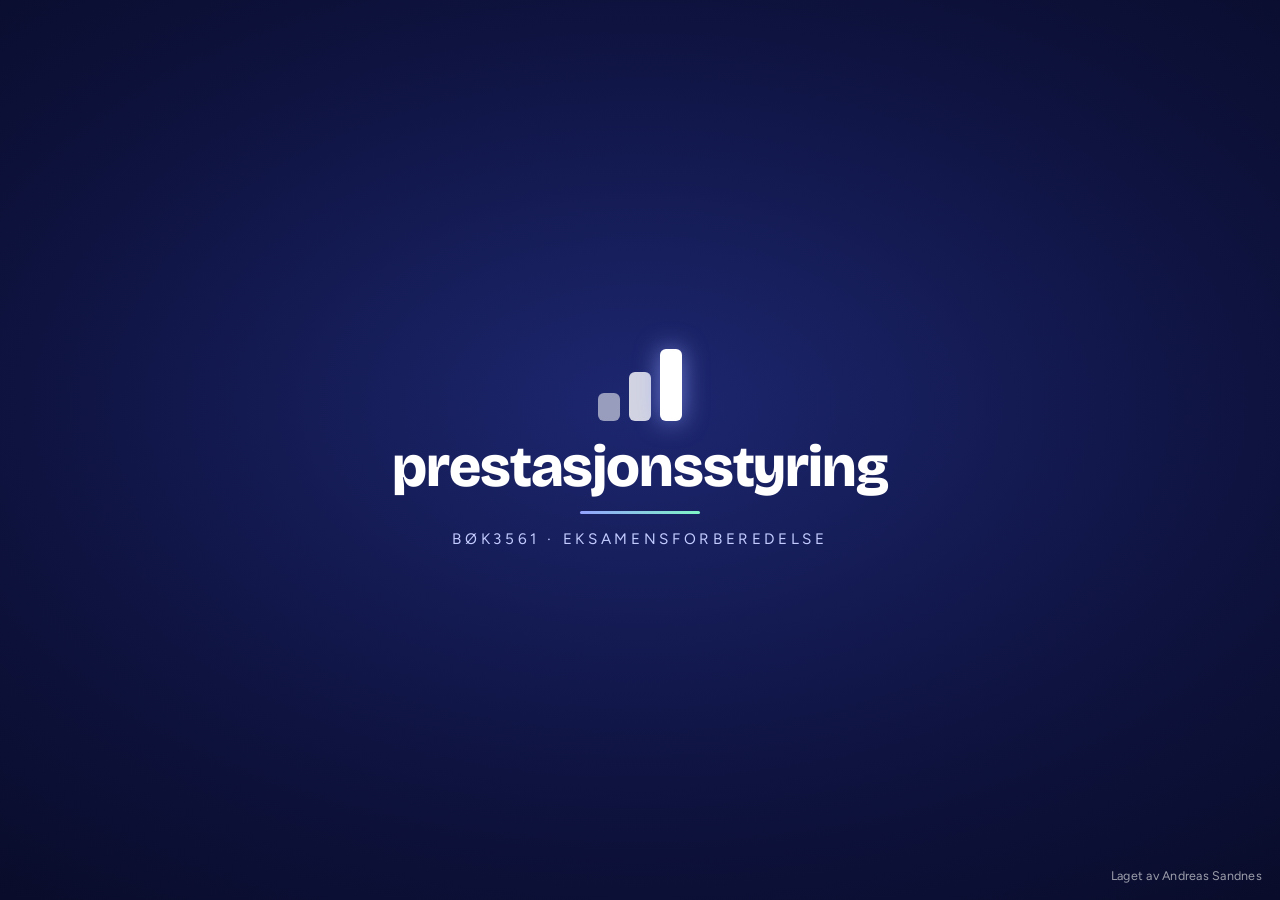
<file: index.html>
<!doctype html>
<html lang="nb">
<head>
<meta charset="utf-8">
<!-- ================= BRUKERKONTOER =================
     Vil du at alle må lage en bruker (og at fremgangen lagres på brukeren)?
     Lim inn «Project URL» og «anon public»-nøkkelen fra Supabase mellom anførselstegnene under.
     La feltene stå tomme for å bruke appen uten brukere (fremgangen lagres da i nettleseren).
     Bruk ALDRI «service_role»-nøkkelen her. -->
<script>window.KONTO = { url: "https://vvhvyrzorlvduozpttji.supabase.co", anonKey: "sb_publishable_HyfnVPf0dDQOCvSPFPBEfQ_v19IJOIt" };</script>
<!-- ================================================== -->
<meta name="viewport" content="width=device-width,initial-scale=1,viewport-fit=cover">
<meta name="color-scheme" content="light dark">
<title>Prestasjonsstyring – læringsapp og eksamensøving (BØK3561)</title>
<meta name="claude:viewport-fit-sides" content="cover">
<meta name="description" content="Lær prestasjonsstyring tema for tema, øv på begreper og oppgaver, og ta prøveeksamener med retting og fremgang. Øvingsapp for BØK3561.">
<meta name="app-build" content="29126f7a60b7;2026-11-23T10:33:39Z">
<script type="application/json" id="app-nytt">{"versjon":43,"dato":"2026-11-23","punkter":["Kompendiet har fått en oppsummering for hver av kursets fire blokker: hva blokken egentlig handler om, hvordan den bygger på blokken før og flyter over i neste, tråden gjennom faget, huskeregler, «Husk uten å se»-øvelser, formler du må kunne utenat og hva som kommer på eksamen.","Fire nye prøveeksamener (sett 11–14) bygget rundt kursmateriellet i Canvas: Oppgavesamling 1, oppgaveseminarene Nordlys Ombruk og AdVantage, Romklang, oppsummeringsforelesningen og temaøvingene – med egne case og tall, i samme format som den offisielle prøveeksamenen.","40 nye øvingsoppgaver: én for hvert spørsmål i temaøving-quizene og de tre skriveøvelsene (100–150 ord) med modellsvar og sjekkliste. Kompendiet dekker nå også det som manglet fra Canvas, blant annet knapp ressurs, realvekst og forskjellen på budsjettavvik, prognosefeil og gap."],"historikk":[{"versjon":43,"dato":"2026-11-23","punkter":["Kompendiet har fått en oppsummering for hver av kursets fire blokker: hva blokken egentlig handler om, hvordan den bygger på blokken før og flyter over i neste, tråden gjennom faget, huskeregler, «Husk uten å se»-øvelser, formler du må kunne utenat og hva som kommer på eksamen.","Fire nye prøveeksamener (sett 11–14) bygget rundt kursmateriellet i Canvas: Oppgavesamling 1, oppgaveseminarene Nordlys Ombruk og AdVantage, Romklang, oppsummeringsforelesningen og temaøvingene – med egne case og tall, i samme format som den offisielle prøveeksamenen.","40 nye øvingsoppgaver: én for hvert spørsmål i temaøving-quizene og de tre skriveøvelsene (100–150 ord) med modellsvar og sjekkliste. Kompendiet dekker nå også det som manglet fra Canvas, blant annet knapp ressurs, realvekst og forskjellen på budsjettavvik, prognosefeil og gap."]},{"versjon":42,"dato":"2026-11-22","punkter":["Alle ti prøveeksamenene følger nå den offisielle prøveeksamenen fra faglærer oppgave for oppgave: 1 styring, 2 årsakskjede og KPI-er, 3 nøkkeltall, 4 beslutningsrelevante kostnader, 5 ABC og kapasitet, 6 budsjett og likviditet, 7–8 skriveoppgaver – med samme oppgavetyper og omtrent like mange deloppgaver som den offisielle.","Stoff som ikke testes på eksamen er tatt ut av prøveeksamenene (kontering fra kapittel 16 og nåverdiberegninger), og alle regneoppgaver bygger på det offisielle formelarket.","Kompendiet forklarer nå alle begrepene eksamenene bruker (blant annet verdibidrag, minstepris, EBITDA, prosent mot prosentpoeng, drivertyper og benchmark-testene), og skiller driftsrentabilitet fra tradisjonell totalrentabilitet slik formelarket gjør."]},{"versjon":41,"dato":"2026-11-22","punkter":["Prøveeksamen er nå mest mulig lik den offisielle prøveeksamenen fra faglærer: poengene er 12, 12, 14, 14, 14, 14, 10 og 10, og rettingen følger løsningsforslaget («velg to/tre» gir 0 poeng hvis du krysser for mange, og rekkefølge gir poeng for hvert element på riktig plass).","Formelarket er det offisielle formelarket for høsten 2026 (blant annet EBITDA, DuPont, kredittid, lagringstid, kapitalkostnad, verdibidrag og minstepris).","Kompendiet er forbedret etter tester med studenter med dysleksi og lærevansker: nye regneeksempler (nåverdi og levetidskostnad, regne baklengs, kritisk volum), Simons' spenninger, KARAT og skjevheter i prognoser, forklaring av vanskelige ord, og en skrivemal med setningsstartere og avsnitt for skriveoppgavene."]},{"versjon":40,"dato":"2026-11-21","punkter":["Nytt på Prøveeksamen: «Øv bare på skriveoppgaver». Du får én skriveoppgave fra prøveeksamenene om gangen (oppgave 7 og 8), med case, 500 ord og klokke hvis du vil. Du kan også velge oppgave selv. Øvingen teller ikke i eksamensstatistikken.","Etter levering ser du «Slik ser et A-svar ut» og et eksempel på et A-svar med en gang. Retter du med egen AI, får du poeng per kriterium, A-sjekklisten, ditt svakeste avsnitt skrevet om til A-nivå og hva du bør øve på.","«Dette bør du øve på – fra din AI» oppdaterer seg selv: Når du har svart riktig to ganger på et læringsmål etter rådet, forsvinner det fra eksamenssiden og anbefalingene. I rapporten blir det merket «✓ Øvd». Rådene fra skriveoppgavene vises også før du har levert en hel eksamen."]},{"versjon":39,"dato":"2026-11-21","punkter":["Kompendiet er utvidet: begrepene som manglet (blant annet LARM, realopsjon, utforskning og utnyttelse, VRIN, de ni formene for sløsing, budsjettets roller, reservekrav og mva-terminer) er forklart enkelt.","Hvert regnetema i kompendiet har nå et regneeksempel steg for steg – blant annet nøkkeltall og DuPont, KRV, ABC, ekstraordre og nedleggelse, likviditetsbudsjett måned for måned og avviksanalyse med fleksibelt budsjett.","Tydeligere tekst der ting kunne virke motsigende, et eksempel på et godt drøftingssvar, og «Test deg selv» med regneoppgaver i regnetemaene."]},{"versjon":38,"dato":"2026-11-21","punkter":["Skriveoppgavene i prøveeksamen (oppgave 7 og 8) viser nå «Slik ser et A-svar ut»: de fem punktene et A-svar må ha med i akkurat den oppgaven, forskjellen på et C-svar og et A-svar, og et eksempel på et A-svar.","Retter du eksamenen med egen AI, får du også en A-sjekkliste for svaret ditt (har med, delvis eller mangler), et avsnitt fra svaret ditt skrevet om til A-nivå og hvor mange poeng som mangler til A. Når du limer svaret tilbake, vises sjekklisten i rapporten."]},{"versjon":37,"dato":"2026-11-19","punkter":["Prøveeksamen + din egen AI: Når du retter eksamenen med egen AI, får du nå en grundigere og ryddig tilbakemelding – resultat, hva som gikk galt oppgave for oppgave, riktig tankegang, hvordan du svarer neste gang og hva du bør øve på.","Når du limer svaret tilbake, husker appen hva AI-en mente du bør øve på. Det vises i rapporten, i eksamensstatistikken og som anbefaling på Min side – med en «Øv»-knapp som gir deg oppgaver på akkurat de læringsmålene."]},{"versjon":36,"dato":"2026-11-17","punkter":["Kompendiet er skrevet om og er nå mye kortere: hele faget på rundt en halvtime. Hvert tema har «kort sagt», én figur, det viktigste som spørsmål og korte svar, ordene du må kunne, hvordan temaet kommer på eksamen, og én oppgave å teste deg selv med. Vil du gå i dybden, trykker du «Les mer om temaet».","Oppdateringsvarselet kommer først når den nye versjonen faktisk er klar, så «Last inn på nytt» ikke gir deg den gamle siden igjen."]},{"versjon":35,"dato":"2026-11-17","punkter":["Prøveeksamen er enklere: Trykk «Start eksamen», så får du en ny eksamen med oppgaver du ikke har hatt før.","Statistikk over eksamenene dine: snitt, beste og siste resultat, poeng over tid, snitt per oppgave og oppgavetype, og hvilke temaer du mister flest poeng på – med en knapp for å øve på dem.","Koble sammen-oppgavene: Når du dro en strek over et utsagn, lyste også det riktige alternativet opp, så du kunne se fasiten. Nå lyser bare det du peker på. Takk for at du sa fra!"]},{"versjon":34,"dato":"2026-11-17","punkter":["Ny prøveeksamen bygd som den ekte eksamenen i WISEflow: 8 oppgaver og 100 poeng (oppgave 1–6 gir 80 poeng, skriveoppgavene 7–8 gir 20), 4 timer. Caset står til venstre og oppgavene til høyre, med nummer og poeng på hver deloppgave.","Nye oppgavetyper som på eksamen: «velg to» (du kan bare krysse av for to), klassifisering i tabell og tallsvar med to desimaler. Skriveoppgavene har ordgrense på 500 ord med teller.","Formelarket ligger i eksamenslinjen og kan åpnes på alle oppgavene under eksamen. Informasjonssiden med reglene vises før du starter.","Etter levering får du poeng per oppgave, løsningsforslag og en veiledende karakter. Med «Rett hele eksamen med egen AI» kan du få skriveoppgavene vurdert av ChatGPT, Claude eller en annen AI og lime resultatet tilbake."]},{"versjon":33,"dato":"2026-11-17","punkter":["Koble sammen-oppgavene: Svaralternativene stokkes nå slik at de ikke står rett overfor sine utsagn, så strekene ikke røper fasiten mens du drar. Takk til den som sa fra!"]},{"versjon":32,"dato":"2026-11-10","punkter":["Kompendiet og Lær-sidene forklarer nå hva hver ting er helt i starten av hvert avsnitt – for eksempel «Levers of Control er Robert Simons' rammeverk for styring …» – før resten av forklaringen."]},{"versjon":31,"dato":"2026-11-10","punkter":["Formelark i regneoppgavene: Trykk «Formelark» øverst i oppgaven, så får du de samme formlene som du får utdelt på eksamen, ved siden av oppgaven. Du kan søke i det (f.eks. «nullpunkt»), og det blir åpent til du lukker det.","Når du laster inn en ny versjon, kommer du tilbake dit du var – samme side, samme oppgave og samme sted på siden – i stedet for til forsiden."]},{"versjon":30,"dato":"2026-11-10","punkter":["Tema 12, regneoppgaven om bakeriet (faste kostnader per brett): Oppgaveteksten oppgir nå de tre produksjonsvolumene du skal regne på. Før sto de bare i løsningen. Takk for tipset!"]},{"versjon":29,"dato":"2026-11-03","punkter":["Tydeligere hint i regneoppgavene der målet er et maksimum (klager og kassasjon): Regn faktisk − mål som for de andre – et negativt avvik betyr da at dere er under grensen."]},{"versjon":28,"dato":"2026-11-03","punkter":["Søk i hele faget: Trykk på forstørrelsesglasset øverst (eller tasten /). Skriv for eksempel «resultatbudsjett», så finner du fagtekst, begreper, formler, eksempler og oppsummeringer – og ett trykk tar deg rett til stedet der det står, med ordet markert."]},{"versjon":27,"dato":"2026-11-02","punkter":["Meldinger fra administrator kommer fram av seg selv: Svar og nye meldinger dukker opp i løpet av noen sekunder mens appen er åpen – du trenger ikke laste inn siden på nytt."]},{"versjon":26,"dato":"2026-10-31","punkter":["Kompendiet er bygd om til et lesekompendium: Hvert tema er delt i nummererte deler (for eksempel 7.1, 7.2) med enkel forklaring, begreper, figurer, eksempler og regneeksempler – og «Test deg selv» og en eksamensoppgave med svar i hver del. Innholdsfortegnelsen viser alle delene, og i PDF-en står svarene rett under oppgavene."]},{"versjon":25,"dato":"2026-10-31","punkter":["Dra-oppgavene er jevnere: I rekkefølge-oppgaver følger raden fingeren mens de andre glir til side, i Koble sammen tegnes streken inn og fester seg til målet når du er nær, og i Fyll inn lyser luka opp når ordet lander."]},{"versjon":24,"dato":"2026-10-31","punkter":["Koble sammen-oppgaver: Dra en strek fra et alternativ til høyre til utsagnet det hører til – eller trykk på alternativet og så på utsagnet. Hvert alternativ har sin egen farge, og etter «Sjekk svar» blir strekene grønne eller røde.","Har du fått full tilgang av admin, åpnes hele kurset av seg selv – også mens du er inne i appen – og du får velkomsten «akademisk våpen». Du trenger ingen kode.","Hvis appen ikke får kontakt med serveren et øyeblikk, ber den ikke lenger om kode, men prøver igjen av seg selv."]},{"versjon":23,"dato":"2026-10-31","punkter":["Tema 17, «Budsjett og bokføring»: Et gjennomregnet budsjett for en kafé viser hvor lønn, feriepenger, arbeidsgiveravgift, mva, avskrivning og salg av utstyr havner – i resultatbudsjettet og i likviditetsbudsjettet – og forklarer forskjellen post for post."]},{"versjon":22,"dato":"2026-10-29","punkter":["«Rett med din egen AI» gir nå et kort svar: om svaret ditt er godkjent, hvor mange poeng det får, og et eksempel på et godt svar. AI-en vurderer like grundig som før, men skriver ikke ut hele vurderingen.","Varselet om at appen er oppdatert, kommer nå som en liten boks midt på skjermen. Du velger selv om du vil laste inn på nytt med en gang eller senere."]},{"versjon":21,"dato":"2026-10-29","punkter":["Regneeksemplene i «Lær» («Slik regner du») viser nå hvor tallene kommer fra: Over hver regnefigur står et kort eksempel som forteller hva tallene er, og hvilken oppgave eller hvilket eksempel de er hentet fra."]},{"versjon":20,"dato":"2026-10-29","punkter":["«Enklere forklart» er skrevet helt på nytt for alle 18 temaene: Hvert tema forklares del for del med enkle ord og eksempler fra pensum, og figurene står der de hører hjemme.","De fleste delene viser ordene du må kunne og har et lite kontrollspørsmål du kan prøve deg på. Fagteksten vises ikke lenger under den enkle forklaringen – slå av bryteren for å lese den."]},{"versjon":19,"dato":"2026-10-29","punkter":["Figurene står nå der de forklares: Når et tema i «Lær» beskriver en modell, står figuren rett under teksten – ikke samlet nederst på siden. 16 nye modellfigurer er lagt til, blant annet lærebokas benchmarkingprosess (figur 13.10), de sju stegene (figur 7.5) og aktivitetshierarkiet (figur 13.5).","Oppgaver som handler om en modell, viser figuren i løsningsforslaget, rett under forklaringen.","Regneoppgavene viser nå hvor tallene kommer fra: Løsningsforslaget siterer stedet i oppgaveteksten der hvert tall står, og tallet har samme farge i utregningen."]},{"versjon":18,"dato":"2026-10-29","punkter":["Ryddigere fasit: Når du har svart på en oppgave, samles alt i én lyseblå boks, «Løsningsforslag». Der står forklaringen, utregningen steg for steg i regneoppgaver, et eksempel på et godt svar og hva svaret bør inneholde.","Den automatiske rettingen mot pensum vises ikke lenger under svaret. Du ser poengene dine og løsningsforslaget. Har du vurdert svaret selv, ligger vurderingen sammenfoldet under knappene.","«Dette bør du huske» og «Svakheten gjelder» ligger nå under «Forklar mer»."]},{"versjon":17,"dato":"2026-10-28","punkter":["Kompendiet som PDF: Figurer deles ikke lenger mellom to sider, overskrifter blir ikke stående alene nederst på en side, og formelbokser legger seg ikke over hverandre ved sideskift."]},{"versjon":16,"dato":"2026-10-28","punkter":["Glidebryteren til høyre stemmer nå med det du ser: Den dekker akkurat den delen av siden som er på skjermen, og merket for en overskrift ligger inne i bryteren når overskriften er synlig – på samme høyde som på skjermen."]},{"versjon":15,"dato":"2026-10-28","punkter":["Rettet: Ord du drar fra ordbanken (og elementer i rekkefølge-oppgaver) kunne bli hengende fast i musepekeren etter at du slapp. Nå slipper de alltid når du slipper museknappen."]},{"versjon":14,"dato":"2026-10-28","punkter":["Glidebryteren til høyre har fått små merker for hver overskrift. Mens du drar, ser du hvilken overskrift du er ved, og slipper du nær et merke, havner du akkurat på overskriften. Du kan også trykke rett på et merke for å hoppe dit.","Nettleserens egen rullestripe er skjult, så det er bare én glidebryter."]},{"versjon":13,"dato":"2026-10-28","punkter":["Ny glidebryter helt til høyre viser hvor langt ned på siden du er. Dra i den for å bla raskt – mens du drar, ser du hvor mange prosent du har kommet."]},{"versjon":12,"dato":"2026-10-28","punkter":["Alle temaer har fått bedre forklaringer der du leser: Hver seksjon starter med «Hva handler dette om?», som forklarer hva seksjonen går ut på og hvordan den henger sammen med det du har lest før.","Flere eksempler fra hverdagen (kafé, treningskjede, bakeri, butikk) gjør det lettere å forstå begrepene, også om du aldri har vært borti faget før.","Alle regnetyper som kommer i oppgavene, er nå forklart i temaet der du leser – kort, med en liten figur som viser hvordan du regner."]},{"versjon":11,"dato":"2026-10-28","punkter":["Rekkefølge-oppgaver: Nå kan du dra elementene dit du mener de hører hjemme – med mus eller finger. Pilene finnes fortsatt for den som vil bruke dem.","Fyll inn-oppgaver: Dra ordene fra ordbanken rett inn i luken der de hører hjemme. Luken lyser opp når du er over den, og ord du har brukt blir svakere. Et vanlig trykk på ordet fungerer fortsatt."]},{"versjon":10,"dato":"2026-10-28","punkter":["Rettet: Når du limer inn vurderingen fra din egen AI, leser appen nå resultatet selv om alt havner på én linje, eller om du bare limer inn resultatlinjen. Feltet viser også nøyaktig hvordan linjen skal se ut, og har en knapp for å lime inn fra utklippstavlen.","Når din egen AI retter, avslutter den nå med overskriften «👉 Kopier dette inn i Prestasjonsstyring» og en boks med kopier-knapp – det er bare den boksen du trenger å lime inn.","Etter at vurderingen er lest inn, får du en knapp for å gå rett videre («Neste oppgave» eller «Ferdig – gå videre») – du trenger ikke lenger lukke vinduet med krysset."]},{"versjon":9,"dato":"2026-10-27","punkter":["Blokk 4 er bygd inn i budsjettdelen av faget (tema 17 og 18), basert på forelesning 10–12 og oppgavesettet med løsningsforslag: mål, prognose og ressursramme, gap og tiltakseffekt, ansvar og bonusterskler, avviksanalyse med fleksibelt budsjett (volum, pris, miks og kvantum), samlet kvartalsbudsjett med likviditetsreserve, og oppdaterte prognoser med scenarioer og tidlige signaler.","36 nye øvingsoppgaver med egne case og tall, ti nye formler i formelarket – og kompendiet er oppdatert med det nye stoffet."]},{"versjon":8,"dato":"2026-10-27","punkter":["Nytt kompendium: hele faget enkelt forklart i ett dokument – med figurer, begreper, formler, eksempler fra hverdagen, et formelark og «hele faget i 18 setninger». Det erstatter de to gamle kompendiene. Trykk «Last ned som PDF» for å få alt som ett dokument."]},{"versjon":7,"dato":"2026-10-27","punkter":["Appen har nå alltid vanlig blått tema. I oktober (Rosa sløyfe) og når GTA VI kommer (Neon Miami) får du spørsmål om du vil bytte – sier du ja, gjelder det bare den perioden. Du kan alltid velge selv under Innstillinger → Utseende."]},{"versjon":6,"dato":"2026-10-26","punkter":["Nytt fargetema! I oktober er appen rosa for Rosa sløyfe. Du kan også velge selv – Neon Miami, Pride, Solnedgang, Nordlys, 17. mai og flere – under Innstillinger → Utseende. Hele kurset får fargen."]},{"versjon":5,"dato":"2026-10-24","punkter":["Appen starter raskere og bruker mye mindre data: fremgangen din hentes bare én gang ved oppstart, og etterpå bare det som er endret siden sist.","Logger du ut, slettes kopien av fremgangen fra nettleseren, så ingen andre på samme maskin ser den."]},{"versjon":4,"dato":"2026-10-24","punkter":["Ny personvernside som forklarer hvilke opplysninger appen lagrer, og hvordan du får dem slettet. Du finner den på innloggingssiden og nederst i appen.","Nettsiden er gjort klar for Google, så den blir enklere å finne i søk."]}]}</script>
<link rel="preconnect" href="https://fonts.googleapis.com">
<link rel="preconnect" href="https://fonts.gstatic.com" crossorigin>
<link rel="stylesheet" href="https://fonts.googleapis.com/css2?family=Bricolage+Grotesque:opsz,wght@12..96,500..800&family=Figtree:wght@400;500;600;700&family=JetBrains+Mono:wght@400;600&display=swap">
<link rel="stylesheet" href="assets/app.292f9b4f30.css">
<!-- innholdsversjon: 2026-10-27-blokk4 · status: komplett -->


<meta name="robots" content="index,follow">
<meta name="theme-color" content="#4a5ff0">
<link rel="icon" href="data:image/svg+xml,%3Csvg%20xmlns%3D%22http%3A%2F%2Fwww.w3.org%2F2000%2Fsvg%22%20viewBox%3D%220%200%2064%2064%22%3E%3Crect%20width%3D%2264%22%20height%3D%2264%22%20rx%3D%2214%22%20fill%3D%22%234a5ff0%22%2F%3E%3Crect%20x%3D%2214%22%20y%3D%2236%22%20width%3D%229%22%20height%3D%2216%22%20rx%3D%223%22%20fill%3D%22%23fff%22%2F%3E%3Crect%20x%3D%2227.5%22%20y%3D%2226%22%20width%3D%229%22%20height%3D%2226%22%20rx%3D%223%22%20fill%3D%22%23fff%22%2F%3E%3Crect%20x%3D%2241%22%20y%3D%2214%22%20width%3D%229%22%20height%3D%2238%22%20rx%3D%223%22%20fill%3D%22%23fff%22%2F%3E%3C%2Fsvg%3E">
<link rel="canonical" href="https://prestasjonsstyring12.onrender.com/">
<meta property="og:type" content="website">
<meta property="og:locale" content="nb_NO">
<meta property="og:site_name" content="Prestasjonsstyring">
<meta property="og:title" content="Prestasjonsstyring – læringsapp og eksamensøving (BØK3561)">
<meta property="og:description" content="Lær prestasjonsstyring tema for tema, øv på begreper og oppgaver, og ta prøveeksamener med retting og fremgang. Øvingsapp for BØK3561.">
<meta property="og:url" content="https://prestasjonsstyring12.onrender.com/">
<meta name="twitter:card" content="summary">
<script type="application/ld+json">{"@context":"https://schema.org","@type":"WebApplication","name":"Prestasjonsstyring","description":"Lær prestasjonsstyring tema for tema, øv på begreper og oppgaver, og ta prøveeksamener med retting og fremgang. Øvingsapp for BØK3561.","url":"https://prestasjonsstyring12.onrender.com/","inLanguage":"nb","applicationCategory":"EducationalApplication","operatingSystem":"Nettleser"}</script>
</head>
<body style="margin:0">
<div id="app"><main class="seo-landing" style="max-width:640px;margin:0 auto;padding:48px 16px;font-family:system-ui,sans-serif;line-height:1.55">
<h1>Prestasjonsstyring – læringsapp og eksamensøving</h1>
<p>Lær prestasjonsstyring tema for tema, øv på begreper og oppgaver, og ta prøveeksamener med retting og fremgang. Øvingsapp for BØK3561.</p>
<h2>Dette får du</h2>
<ul>
<li>Temaer i fast rekkefølge: 1 Lær, 2 Begreper, 3 Oppgaver – med prosent fullført per tema.</li>
<li>Oppgaver som tester hele temaet: flervalg, koble begreper, utfylling og skriveoppgaver med retting.</li>
<li>Prøveeksamener som settes sammen på nytt hver gang.</li>
<li>Fremgangen lagres på brukeren din, så du kan fortsette der du slapp.</li>
</ul>
<noscript><p><strong>Slå på JavaScript i nettleseren for å bruke appen.</strong></p></noscript>
<p><a href="personvern.html">Personvern</a></p>
</main></div>
<script src="assets/app.1422d3a90d.js"></script>
</body>
</html>
</file>
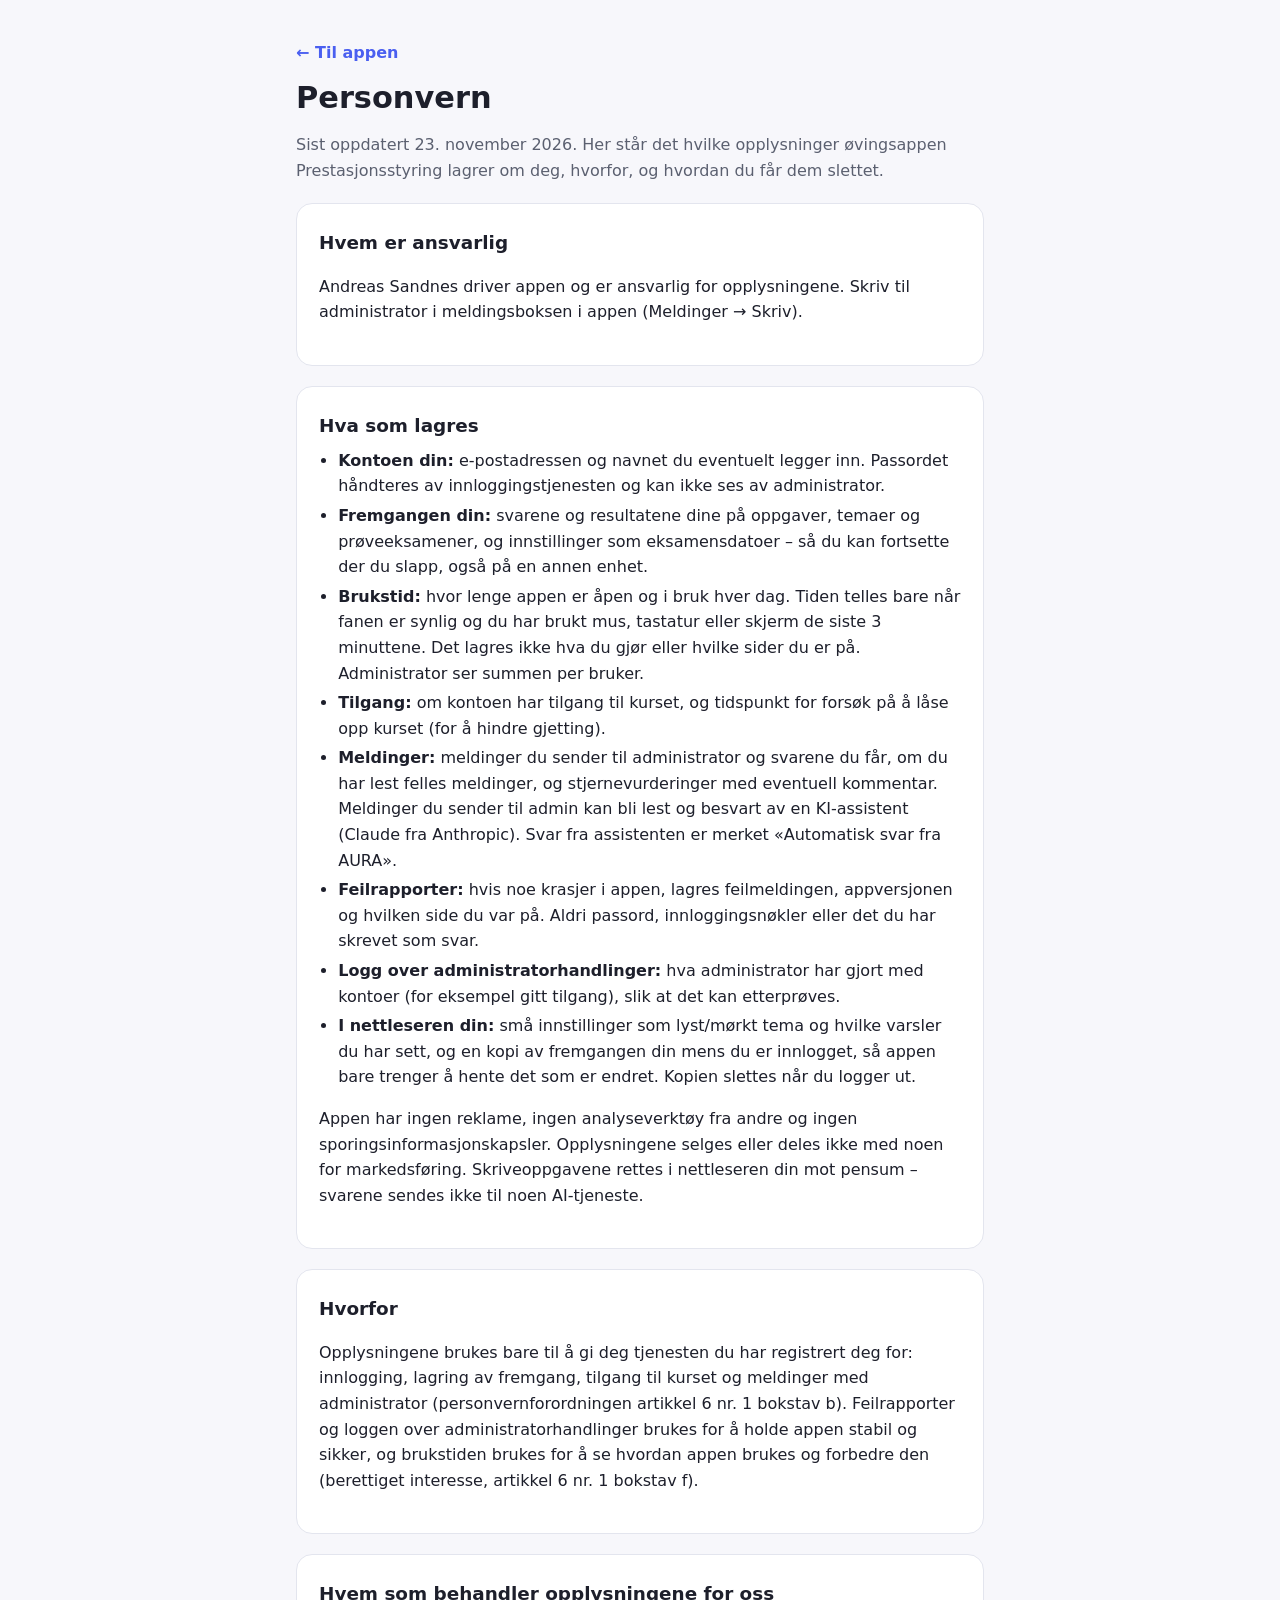
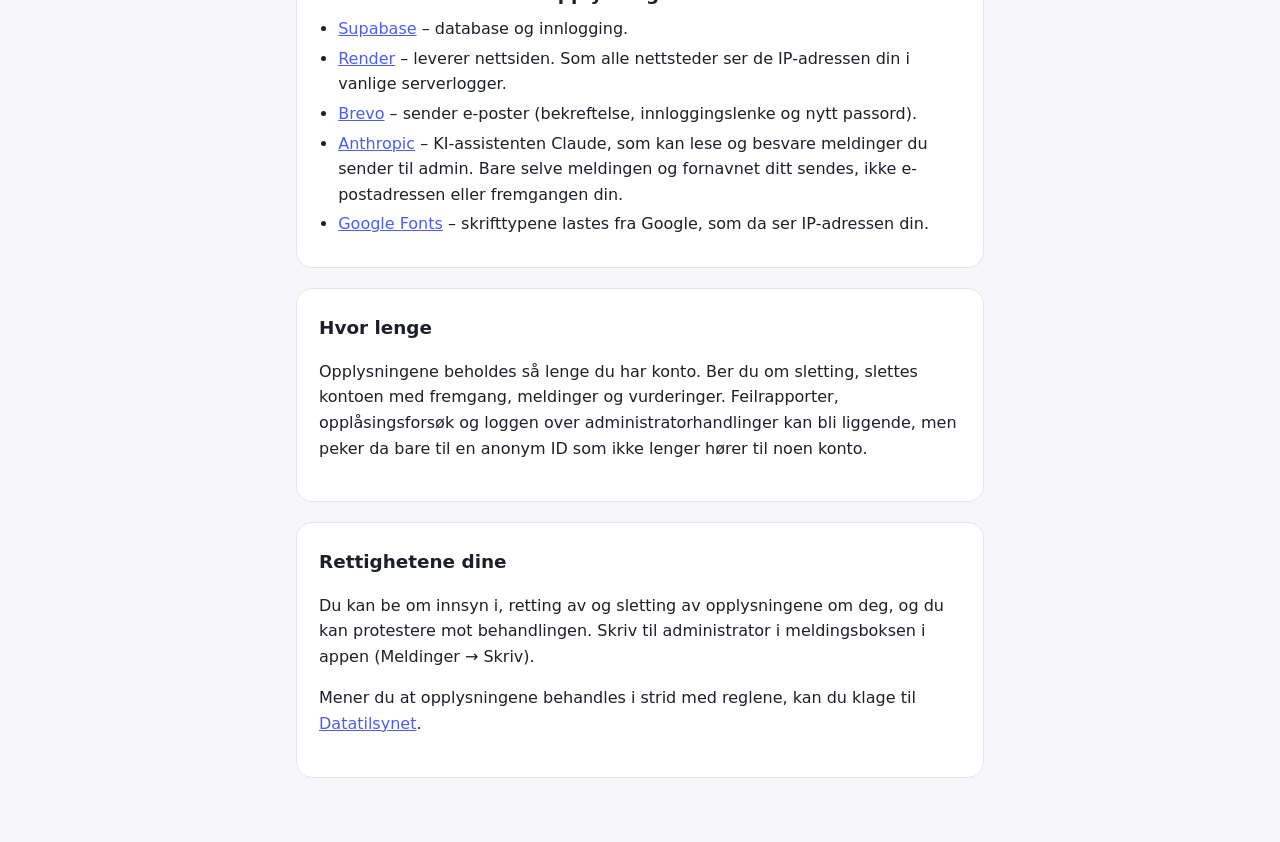
<file: personvern.html>
<!doctype html>
<html lang="nb">
<head>
<meta charset="utf-8">
<meta name="viewport" content="width=device-width,initial-scale=1">
<meta name="color-scheme" content="light dark">
<title>Personvern – Prestasjonsstyring</title>
<meta name="description" content="Hvilke opplysninger øvingsappen Prestasjonsstyring lagrer, hvorfor, hvor lenge, og hvordan du får dem slettet.">
<meta name="robots" content="index,follow">
<link rel="canonical" href="https://prestasjonsstyring12.onrender.com/personvern.html">
<link rel="icon" href="data:image/svg+xml,%3Csvg%20xmlns%3D%22http%3A%2F%2Fwww.w3.org%2F2000%2Fsvg%22%20viewBox%3D%220%200%2064%2064%22%3E%3Crect%20width%3D%2264%22%20height%3D%2264%22%20rx%3D%2214%22%20fill%3D%22%234a5ff0%22%2F%3E%3Crect%20x%3D%2214%22%20y%3D%2236%22%20width%3D%229%22%20height%3D%2216%22%20rx%3D%223%22%20fill%3D%22%23fff%22%2F%3E%3Crect%20x%3D%2227.5%22%20y%3D%2226%22%20width%3D%229%22%20height%3D%2226%22%20rx%3D%223%22%20fill%3D%22%23fff%22%2F%3E%3Crect%20x%3D%2241%22%20y%3D%2214%22%20width%3D%229%22%20height%3D%2238%22%20rx%3D%223%22%20fill%3D%22%23fff%22%2F%3E%3C%2Fsvg%3E">
<style>
:root{--bg:#f7f7fb;--card:#fff;--ink:#1d1f2b;--muted:#5b6070;--brand:#4a5ff0;--line:#e3e5ee}
@media (prefers-color-scheme:dark){:root{--bg:#12131a;--card:#1b1d27;--ink:#eceef6;--muted:#a3a8b8;--brand:#8b98ff;--line:#2c2f3d}}
*{box-sizing:border-box}
body{margin:0;background:var(--bg);color:var(--ink);font:16px/1.6 system-ui,-apple-system,"Segoe UI",sans-serif}
main{max-width:720px;margin:0 auto;padding:40px 16px 64px}
.card{background:var(--card);border:1px solid var(--line);border-radius:16px;padding:24px 22px;margin-top:20px}
h1{font-size:1.9rem;line-height:1.2;margin:.2em 0 .3em}
h2{font-size:1.15rem;margin:0 0 .4em}
p,li{color:var(--ink)}
.muted{color:var(--muted)}
ul{padding-left:1.2em;margin:.4em 0}
li{margin:.25em 0}
a{color:var(--brand)}
.back{display:inline-block;margin-bottom:8px;text-decoration:none;font-weight:600}
</style>
</head>
<body>
<main>
<a class="back" href="./">← Til appen</a>
<h1>Personvern</h1>
<p class="muted">Sist oppdatert 23. november 2026. Her står det hvilke opplysninger øvingsappen Prestasjonsstyring lagrer om deg, hvorfor, og hvordan du får dem slettet.</p>

<div class="card">
<h2>Hvem er ansvarlig</h2>
<p>Andreas Sandnes driver appen og er ansvarlig for opplysningene. Skriv til administrator i meldingsboksen i appen (Meldinger → Skriv).</p>
</div>

<div class="card">
<h2>Hva som lagres</h2>
<ul>
<li><strong>Kontoen din:</strong> e-postadressen og navnet du eventuelt legger inn. Passordet håndteres av innloggingstjenesten og kan ikke ses av administrator.</li>
<li><strong>Fremgangen din:</strong> svarene og resultatene dine på oppgaver, temaer og prøveeksamener, og innstillinger som eksamensdatoer – så du kan fortsette der du slapp, også på en annen enhet.</li>
<li><strong>Brukstid:</strong> hvor lenge appen er åpen og i bruk hver dag. Tiden telles bare når fanen er synlig og du har brukt mus, tastatur eller skjerm de siste 3 minuttene. Det lagres ikke hva du gjør eller hvilke sider du er på. Administrator ser summen per bruker.</li>
<li><strong>Tilgang:</strong> om kontoen har tilgang til kurset, og tidspunkt for forsøk på å låse opp kurset (for å hindre gjetting).</li>
<li><strong>Meldinger:</strong> meldinger du sender til administrator og svarene du får, om du har lest felles meldinger, og stjernevurderinger med eventuell kommentar. Meldinger du sender til admin kan bli lest og besvart av en KI-assistent (Claude fra Anthropic). Svar fra assistenten er merket «Automatisk svar fra AURA».</li>
<li><strong>Feilrapporter:</strong> hvis noe krasjer i appen, lagres feilmeldingen, appversjonen og hvilken side du var på. Aldri passord, innloggingsnøkler eller det du har skrevet som svar.</li>
<li><strong>Logg over administratorhandlinger:</strong> hva administrator har gjort med kontoer (for eksempel gitt tilgang), slik at det kan etterprøves.</li>
<li><strong>I nettleseren din:</strong> små innstillinger som lyst/mørkt tema og hvilke varsler du har sett, og en kopi av fremgangen din mens du er innlogget, så appen bare trenger å hente det som er endret. Kopien slettes når du logger ut.</li>
</ul>
<p>Appen har ingen reklame, ingen analyseverktøy fra andre og ingen sporingsinformasjonskapsler. Opplysningene selges eller deles ikke med noen for markedsføring. Skriveoppgavene rettes i nettleseren din mot pensum – svarene sendes ikke til noen AI-tjeneste.</p>
</div>

<div class="card">
<h2>Hvorfor</h2>
<p>Opplysningene brukes bare til å gi deg tjenesten du har registrert deg for: innlogging, lagring av fremgang, tilgang til kurset og meldinger med administrator (personvernforordningen artikkel 6 nr. 1 bokstav b). Feilrapporter og loggen over administratorhandlinger brukes for å holde appen stabil og sikker, og brukstiden brukes for å se hvordan appen brukes og forbedre den (berettiget interesse, artikkel 6 nr. 1 bokstav f).</p>
</div>

<div class="card">
<h2>Hvem som behandler opplysningene for oss</h2>
<ul>
<li><a href="https://supabase.com/privacy" rel="noopener">Supabase</a> – database og innlogging.</li>
<li><a href="https://render.com/privacy" rel="noopener">Render</a> – leverer nettsiden. Som alle nettsteder ser de IP-adressen din i vanlige serverlogger.</li>
<li><a href="https://www.brevo.com/legal/privacypolicy/" rel="noopener">Brevo</a> – sender e-poster (bekreftelse, innloggingslenke og nytt passord).</li>
<li><a href="https://www.anthropic.com/legal/privacy" rel="noopener">Anthropic</a> – KI-assistenten Claude, som kan lese og besvare meldinger du sender til admin. Bare selve meldingen og fornavnet ditt sendes, ikke e-postadressen eller fremgangen din.</li>
<li><a href="https://policies.google.com/privacy" rel="noopener">Google Fonts</a> – skrifttypene lastes fra Google, som da ser IP-adressen din.</li>
</ul>
</div>

<div class="card">
<h2>Hvor lenge</h2>
<p>Opplysningene beholdes så lenge du har konto. Ber du om sletting, slettes kontoen med fremgang, meldinger og vurderinger. Feilrapporter, opplåsingsforsøk og loggen over administratorhandlinger kan bli liggende, men peker da bare til en anonym ID som ikke lenger hører til noen konto.</p>
</div>

<div class="card">
<h2>Rettighetene dine</h2>
<p>Du kan be om innsyn i, retting av og sletting av opplysningene om deg, og du kan protestere mot behandlingen. Skriv til administrator i meldingsboksen i appen (Meldinger → Skriv).</p>
<p>Mener du at opplysningene behandles i strid med reglene, kan du klage til <a href="https://www.datatilsynet.no/" rel="noopener">Datatilsynet</a>.</p>
</div>
</main>
</body>
</html>
</file>
<file: assets/app.292f9b4f30.css>
/* Layout: blå toppmeny, en lys velkomstflate med flytende illustrasjonskort, fargede snarveier og myke kort med fremdrift.
   Overskrifter i Bricolage Grotesque, tekst i Figtree. Fire faste toner (blå, grønn, fersken, lilla) går igjen i hele appen. */
:root {
  --paper: #f6f7fb;
  --surface: #ffffff;
  --surface-2: #f0f2f8;
  --ink: #151a2d;
  --ink-2: #464c63;
  --ink-3: #636981;
  --line: #e3e6ef;
  --line-2: #cdd2df;
  --brand: #4a5ff0;
  --brand-ink: #ffffff;
  --brand-soft: #eaedfe;
  --progress: #2fbf86;
  --t-blue: #e8ecff;
  --i-blue: #4a5ff0;
  --t-green: #dff5ea;
  --i-green: #1d9a66;
  --t-peach: #ffeadc;
  --i-peach: #e06a2c;
  --t-lilac: #eee8ff;
  --i-lilac: #7454e3;
  --t-yellow: #fff3cf;
  --i-yellow: #b9860a;
  --hero: #e8ecff;
  --hero-2: #dfe5ff;
  --shadow: 0 1px 2px rgba(21, 26, 45, 0.04), 0 8px 24px rgba(21, 26, 45, 0.06);
  --shadow-lift: 0 2px 4px rgba(21, 26, 45, 0.06), 0 16px 36px rgba(21, 26, 45, 0.1);
  --learn: #4a5ff0;
  --learn-soft: #eaedfe;
  --train: #1d9a66;
  --train-soft: #dff5ea;
  --exam: #c4542a;
  --exam-soft: #ffeadc;
  --exam-band: #1c2148;
  --exam-band-ink: #f2f3fb;
  --accent: var(--brand);
  --accent-soft: var(--brand-soft);
  --ok: #1d8a5c;
  --ok-soft: #dff5ea;
  --warn: #9a6a08;
  --warn-soft: #fff3cf;
  --bad: #c2333d;
  --bad-soft: #fde6e7;
  --st-ikke: #cdd2df;
  --st-under: #8f9cf6;
  --st-rep: #f0a83a;
  --st-god: #4fcf98;
  --st-dok: #1d9a66;
  --focus: #4a5ff0;

  --font-ui: 'Figtree', 'Helvetica Neue', Arial, system-ui, sans-serif;
  --font-read: 'Figtree', 'Helvetica Neue', Arial, system-ui, sans-serif;
  --font-head: 'Bricolage Grotesque', 'Figtree', 'Helvetica Neue', Arial, sans-serif;
  --font-num: 'JetBrains Mono', ui-monospace, 'SFMono-Regular', Menlo, Consolas, monospace;

  --fs-xs: 0.8rem;
  --fs-s: 0.9rem;
  --fs-m: 1.03rem;
  --fs-l: 1.35rem;
  --fs-xl: 1.7rem;
  --fs-xxl: 2.6rem;
  --r: 10px;
  --r-l: 18px;
  --maxw: 1120px;
}
@media (prefers-color-scheme: dark) {
  :root:not([data-theme='light']) {
    --paper: #0f1220;
    --surface: #171b2c;
    --surface-2: #1f2437;
    --ink: #eef0f8;
    --ink-2: #b6bbcd;
    --ink-3: #8b91a8;
    --line: #262c42;
    --line-2: #363d57;
    --brand: #4a5ff0;
    --brand-ink: #ffffff;
    --brand-soft: #232b56;
    --progress: #4cd6a0;
    --t-blue: #20284f;
    --i-blue: #93a2ff;
    --t-green: #14322a;
    --i-green: #5fd8a6;
    --t-peach: #3a2419;
    --i-peach: #ffa774;
    --t-lilac: #2a2251;
    --i-lilac: #bba8ff;
    --t-yellow: #352b10;
    --i-yellow: #f1c64c;
    --hero: #1b2246;
    --hero-2: #232b56;
    --shadow: 0 1px 2px rgba(0, 0, 0, 0.35);
    --shadow-lift: 0 10px 30px rgba(0, 0, 0, 0.45);
    --learn: #93a2ff;
    --learn-soft: #232b56;
    --train: #5fd8a6;
    --train-soft: #14322a;
    --exam: #ffa774;
    --exam-soft: #3a2419;
    --exam-band: #232b56;
    --exam-band-ink: #f2f3fb;
    --accent: #93a2ff;
    --accent-soft: #232b56;
    --ok: #5fd8a6;
    --ok-soft: #14322a;
    --warn: #f1c64c;
    --warn-soft: #352b10;
    --bad: #ff8d95;
    --bad-soft: #3c1b1f;
    --st-ikke: #3a4058;
    --st-under: #6f7ef0;
    --st-rep: #e09a30;
    --st-god: #43c18c;
    --st-dok: #9ff0c9;
    --focus: #93a2ff;
    color-scheme: dark;
  }
}
:root[data-theme='dark'] {
  --paper: #0f1220;
  --surface: #171b2c;
  --surface-2: #1f2437;
  --ink: #eef0f8;
  --ink-2: #b6bbcd;
  --ink-3: #8b91a8;
  --line: #262c42;
  --line-2: #363d57;
  --brand: #4a5ff0;
  --brand-ink: #ffffff;
  --brand-soft: #232b56;
  --progress: #4cd6a0;
  --t-blue: #20284f;
  --i-blue: #93a2ff;
  --t-green: #14322a;
  --i-green: #5fd8a6;
  --t-peach: #3a2419;
  --i-peach: #ffa774;
  --t-lilac: #2a2251;
  --i-lilac: #bba8ff;
  --t-yellow: #352b10;
  --i-yellow: #f1c64c;
  --hero: #1b2246;
  --hero-2: #232b56;
  --shadow: 0 1px 2px rgba(0, 0, 0, 0.35);
  --shadow-lift: 0 10px 30px rgba(0, 0, 0, 0.45);
  --learn: #93a2ff;
  --learn-soft: #232b56;
  --train: #5fd8a6;
  --train-soft: #14322a;
  --exam: #ffa774;
  --exam-soft: #3a2419;
  --exam-band: #232b56;
  --exam-band-ink: #f2f3fb;
  --accent: #93a2ff;
  --accent-soft: #232b56;
  --ok: #5fd8a6;
  --ok-soft: #14322a;
  --warn: #f1c64c;
  --warn-soft: #352b10;
  --bad: #ff8d95;
  --bad-soft: #3c1b1f;
  --st-ikke: #3a4058;
  --st-under: #6f7ef0;
  --st-rep: #e09a30;
  --st-god: #43c18c;
  --st-dok: #9ff0c9;
  --focus: #93a2ff;
  color-scheme: dark;
}

/* ---------------------------------------------------------------- Grunnlag */
html,
body {
  background: var(--paper);
  color: var(--ink);
}
body {
  font-family: var(--font-ui);
  font-size: var(--fs-m);
  line-height: 1.5;
  -webkit-font-smoothing: antialiased;
}
*,
*::before,
*::after {
  box-sizing: border-box;
}
h1,
h2,
h3,
h4 {
  text-wrap: balance;
  line-height: 1.2;
  margin: 0;
}
p {
  margin: 0;
}
button,
input,
select,
textarea {
  font: inherit;
  color: inherit;
}
:focus-visible {
  outline: 2px solid var(--focus);
  outline-offset: 2px;
}
.num {
  font-variant-numeric: tabular-nums;
}
code,
.mono {
  font-family: var(--font-num);
  font-size: 0.9em;
}
.muted {
  color: var(--ink-3);
}
.hint {
  color: var(--ink-3);
  font-size: var(--fs-s);
}
.label,
.eyebrow,
.kpi-label,
.stat-label,
.block-fig { margin: 4px 0 10px; max-width: 640px; }
.block-label {
  font-size: var(--fs-xs);
  text-transform: uppercase;
  letter-spacing: 0.08em;
  font-weight: 600;
  color: var(--ink-3);
}
.sr-only {
  position: absolute;
  width: 1px;
  height: 1px;
  overflow: hidden;
  clip: rect(0 0 0 0);
  white-space: nowrap;
}
.skip {
  position: absolute;
  left: -999px;
  top: 8px;
  z-index: 50;
  background: var(--surface);
  padding: 8px 12px;
  border-radius: var(--r);
}
.skip:focus {
  left: 12px;
}
.error {
  color: var(--bad);
  font-size: var(--fs-s);
}
.ok-line {
  color: var(--ok);
  font-size: var(--fs-s);
}
.warn-line {
  color: var(--warn);
  font-size: var(--fs-s);
}

/* ---------------------------------------------------------------- Skall */
body::before {
  content: '';
  position: fixed;
  inset: 0 0 auto;
  height: env(safe-area-inset-top, 0px);
  z-index: 10;
  background: var(--brand);
}
.shell {
  min-height: 100vh;
}
.topbar {
  position: sticky;
  top: env(safe-area-inset-top, 0px);
  z-index: 9;
  background: var(--brand);
  color: var(--brand-ink);
}
.topbar-inner {
  max-width: calc(var(--maxw) + 64px);
  margin: 0 auto;
  display: flex;
  align-items: center;
  gap: 28px;
  min-height: 72px;
  padding-left: max(20px, env(safe-area-inset-left, 0px));
  padding-right: max(20px, env(safe-area-inset-right, 0px));
}
.brand {
  display: flex;
  align-items: center;
  gap: 10px;
  background: none;
  border: 0;
  padding: 0;
  color: inherit;
  cursor: pointer;
  flex: none;
}
.logo {
  width: 30px;
  height: 30px;
  color: var(--brand-ink);
}
.brand-name {
  font-weight: 700;
  font-size: 1.3rem;
  letter-spacing: -0.02em;
}
.topnav ul {
  list-style: none;
  margin: 0;
  padding: 0;
  display: flex;
  align-items: center;
  gap: 4px;
}
.has-menu {
  position: relative;
}
.topnav-link {
  display: inline-flex;
  align-items: center;
  gap: 8px;
  background: none;
  border: 0;
  color: var(--brand-ink);
  font-size: 1.05rem;
  font-weight: 500;
  padding: 10px 14px;
  border-radius: var(--r);
  cursor: pointer;
}
.topnav-link:hover {
  background: rgba(255, 255, 255, 0.12);
}
.topnav-link.active {
  text-decoration: underline;
  text-underline-offset: 6px;
  text-decoration-thickness: 2px;
}
.topnav-link:focus-visible,
.icon-link:focus-visible,
.brand:focus-visible {
  outline-color: var(--brand-ink);
}
.chev {
  width: 12px;
  height: 8px;
  transition: transform 0.15s;
}
[aria-expanded='true'] > .chev {
  transform: rotate(180deg);
}
.dropdown {
  position: absolute;
  top: calc(100% + 6px);
  left: 0;
  min-width: 230px;
  flex-direction: column !important;
  align-items: stretch !important;
  gap: 2px !important;
  padding: 8px !important;
  background: var(--surface);
  color: var(--ink);
  border: 1px solid var(--line);
  border-radius: var(--r-l);
  box-shadow: 0 12px 32px rgba(20, 24, 40, 0.16);
}
.dropdown-item {
  width: 100%;
  display: flex;
  justify-content: space-between;
  align-items: center;
  gap: 10px;
  text-align: left;
  background: none;
  border: 0;
  padding: 10px 12px;
  border-radius: var(--r);
  font-size: 1rem;
  cursor: pointer;
  color: var(--ink);
}
.dropdown-item:hover,
.dropdown-item.active {
  background: var(--brand-soft);
}
.badge {
  font-size: var(--fs-xs);
  background: var(--bad);
  color: #ffffff;
  border-radius: 999px;
  padding: 0 7px;
  font-weight: 700;
}
.topbar-right {
  margin-left: auto;
  display: flex;
  align-items: center;
  gap: 6px;
}
.icon-link {
  display: grid;
  place-items: center;
  width: 44px;
  height: 44px;
  border-radius: 50%;
  background: none;
  border: 0;
  color: var(--brand-ink);
  cursor: pointer;
}
.icon-link svg {
  width: 26px;
  height: 26px;
}
.icon-link:hover,
.icon-link.active {
  background: rgba(255, 255, 255, 0.14);
}
.menu-toggle {
  display: none;
}
.save {
  display: flex;
  align-items: center;
  gap: 7px;
  font-size: var(--fs-xs);
  color: var(--brand-ink);
  opacity: 0.85;
  white-space: nowrap;
  margin-right: 6px;
}
.save-dot {
  width: 8px;
  height: 8px;
  border-radius: 50%;
  background: #7ee2b0;
}
.save-lagrer .save-dot {
  background: #ffd27a;
}
.save-feil .save-dot,
.save-warn .save-dot {
  background: #ff9aa2;
}
.mobile-menu {
  position: fixed;
  inset: calc(env(safe-area-inset-top, 0px) + 64px) 0 0 0;
  z-index: 8;
  overflow-y: auto;
  background: var(--paper);
  padding-block: 12px calc(24px + env(safe-area-inset-bottom, 0px));
  padding-left: max(20px, env(safe-area-inset-left, 0px));
  padding-right: max(20px, env(safe-area-inset-right, 0px));
  display: flex;
  flex-direction: column;
  gap: 14px;
}
.mm-group {
  flex-shrink: 0;
  display: flex;
  flex-direction: column;
  gap: 2px;
  border-bottom: 1px solid var(--line);
  padding-bottom: 12px;
}
.mm-title {
  font-size: var(--fs-xs);
  text-transform: uppercase;
  letter-spacing: 0.08em;
  font-weight: 600;
  color: var(--ink-3);
  padding: 6px 12px 2px;
}
.mm-item {
  text-align: left;
  background: none;
  border: 0;
  padding: 11px 12px;
  border-radius: var(--r);
  font-size: 1.08rem;
  cursor: pointer;
  color: var(--ink);
}
.mm-item.active {
  background: var(--brand-soft);
  font-weight: 600;
}
.main {
  min-width: 0;
  padding-block: 40px 80px;
  padding-left: max(20px, env(safe-area-inset-left, 0px));
  padding-right: max(20px, env(safe-area-inset-right, 0px));
}
.main:focus {
  outline: none;
}
.page {
  max-width: var(--maxw);
  margin: 0 auto;
  display: flex;
  flex-direction: column;
  gap: 24px;
}
.loading {
  color: var(--ink-3);
  max-width: var(--maxw);
  margin: 0 auto;
}
@media (max-width: 900px) {
  .topnav,
  .save-text {
    display: none;
  }
  .menu-toggle {
    display: grid;
  }
  .topbar-inner {
    min-height: 64px;
    gap: 12px;
  }
  .main {
    padding-top: 28px;
  }
}
.in-exam .topnav {
  opacity: 0.6;
}

/* ---------------------------------------------------------------- Typografi og sidehoder */
.page-head {
  display: flex;
  flex-direction: column;
  gap: 6px;
}
.page-head h1,
.greet {
  font-family: var(--font-head);
  font-size: var(--fs-xxl);
  font-weight: 600;
  letter-spacing: -0.01em;
}
.greet:focus {
  outline: none;
}
.page-head .eyebrow {
  display: none;
}
.page-head h1:focus {
  outline: none;
}
.page-head .eyebrow {
  color: var(--accent);
}
.page-lead {
  color: var(--ink-2);
  max-width: 68ch;
}
.section-title,
.h2 {
  font-family: var(--font-head);
  font-size: var(--fs-l);
  font-weight: 600;
  margin-bottom: 12px;
}
.panel h2:not(.section-title),
.example h2,
.lesson-section h2 {
  font-size: var(--fs-l);
  margin-bottom: 10px;
}
.panel h3,
.report h3 {
  font-size: var(--fs-m);
  font-weight: 700;
  margin: 14px 0 6px;
}
.md p + p,
.md p + ul,
.md ul + p,
.md p + ol {
  margin-top: 0.6em;
}
.md ul,
.md ol {
  margin: 0.4em 0;
  padding-left: 1.3em;
}
.md h3,
.md h4,
.md h5 {
  margin: 0.9em 0 0.3em;
}
.reading {
  font-family: var(--font-read);
  font-size: 1.07rem;
  line-height: 1.65;
  max-width: 68ch;
}
.prompt {
  font-size: 1.05rem;
  font-weight: 500;
  margin-bottom: 14px;
  max-width: 72ch;
}
.explanation {
  max-width: 72ch;
}

/* ---------------------------------------------------------------- Knapper og skjema */
.btn {
  display: inline-flex;
  align-items: center;
  justify-content: center;
  gap: 6px;
  min-height: 42px;
  padding: 8px 20px;
  border-radius: 999px;
  border: 1px solid var(--accent);
  background: var(--accent);
  color: var(--surface);
  font-weight: 600;
  font-size: 0.94rem;
  cursor: pointer;
  text-align: center;
}
.btn:hover:not(:disabled) {
  filter: brightness(1.08);
}
.btn:disabled {
  opacity: 0.45;
  cursor: not-allowed;
}
.btn-quiet {
  background: var(--surface);
  color: var(--ink);
  border-color: var(--line-2);
}
.btn-quiet:hover:not(:disabled) {
  background: var(--surface-2);
  filter: none;
}
.btn-quiet[aria-pressed='true'] {
  border-color: var(--accent);
  background: var(--accent-soft);
}
.btn-exam {
  background: var(--exam);
  border-color: var(--exam);
}
.btn-danger {
  background: var(--bad);
  border-color: var(--bad);
}
.btn-danger-quiet {
  background: transparent;
  border-color: var(--line-2);
  color: var(--bad);
}
.linkish {
  background: none;
  border: 0;
  padding: 0;
  color: var(--accent);
  cursor: pointer;
  text-decoration: underline;
  text-underline-offset: 2px;
  text-align: left;
  font-weight: inherit;
}
.icon-btn {
  width: 34px;
  height: 34px;
  border-radius: var(--r);
  border: 1px solid var(--line-2);
  background: var(--surface);
  cursor: pointer;
}
.icon-btn:disabled {
  opacity: 0.35;
}
.row {
  display: flex;
  flex-wrap: wrap;
  align-items: center;
  gap: 8px 10px;
}
.actions {
  display: flex;
  flex-wrap: wrap;
  align-items: center;
  gap: 10px;
  margin-top: 18px;
}
.field {
  display: flex;
  flex-direction: column;
  gap: 5px;
  min-width: 0;
}
.field label,
fieldset legend {
  font-weight: 600;
  font-size: var(--fs-s);
}
.field-row {
  display: flex;
  flex-wrap: wrap;
  gap: 14px 22px;
  align-items: flex-end;
}
input:where(:not([type='checkbox']):not([type='radio']):not([type='file'])),
select,
textarea {
  width: 100%;
  max-width: 100%;
  border: 1px solid var(--line-2);
  background: var(--surface);
  border-radius: var(--r);
  padding: 8px 10px;
  min-height: 40px;
}
input[type='number'] {
  max-width: 140px;
}
textarea {
  resize: vertical;
  line-height: 1.55;
}
textarea.essay {
  font-family: var(--font-read);
  font-size: 1.05rem;
  min-height: 320px;
}
input[type='checkbox'],
input[type='radio'] {
  accent-color: var(--accent);
  width: 18px;
  height: 18px;
  flex: none;
}
.check {
  display: inline-flex;
  align-items: center;
  gap: 8px;
  font-size: var(--fs-s);
  cursor: pointer;
}
fieldset {
  border: 0;
  margin: 0;
  padding: 0;
  min-width: 0;
}
fieldset legend {
  margin-bottom: 8px;
  padding: 0;
}
.chips {
  display: flex;
  flex-wrap: wrap;
  gap: 6px;
}
.chip-check {
  display: inline-flex;
  align-items: center;
  gap: 6px;
  border: 1px solid var(--line-2);
  border-radius: 999px;
  padding: 5px 12px;
  font-size: var(--fs-s);
  cursor: pointer;
  background: var(--surface);
}
.chip-check input {
  width: 15px;
  height: 15px;
}
.chip-check.on {
  border-color: var(--accent);
  background: var(--accent-soft);
}
.chip {
  border: 1px dashed var(--line-2);
  background: var(--surface);
  border-radius: 999px;
  padding: 3px 12px;
  cursor: pointer;
  font-size: var(--fs-s);
}
.confirm {
  display: inline-flex;
  flex-wrap: wrap;
  align-items: center;
  gap: 8px;
  padding: 6px 10px;
  border: 1px solid var(--line-2);
  border-radius: var(--r);
  background: var(--surface-2);
  font-size: var(--fs-s);
}
.config {
  display: flex;
  flex-direction: column;
  gap: 16px;
}

/* ---------------------------------------------------------------- Flater */
.panel {
  background: var(--surface);
  border: 1px solid var(--line);
  border-radius: var(--r-l);
  padding: 18px 20px;
  min-width: 0;
}
.two-col {
  display: grid;
  grid-template-columns: repeat(auto-fit, minmax(min(100%, 320px), 1fr));
  gap: 16px;
}
.notice {
  display: flex;
  flex-wrap: wrap;
  align-items: center;
  justify-content: space-between;
  gap: 10px;
  padding: 14px 16px;
  border-radius: var(--r-l);
  background: var(--accent-soft);
  border: 1px solid var(--line);
}
.notice-wait {
  flex-direction: column;
  align-items: flex-start;
  background: var(--warn-soft);
  border-color: color-mix(in srgb, var(--warn) 35%, transparent);
  padding: 18px 20px;
  gap: 10px;
}
.notice-wait h2 {
  font-size: var(--fs-l);
}
.notice-exam {
  background: var(--exam-soft);
}
.notice-warn {
  background: var(--warn-soft);
  border-radius: var(--r);
  padding: 10px 12px;
  font-size: var(--fs-s);
}
.signal {
  display: block;
  font-family: var(--font-num);
  font-size: 0.86rem;
  background: var(--surface);
  border: 1px solid var(--line);
  border-radius: var(--r);
  padding: 8px 10px;
  margin-top: 6px;
  user-select: all;
  overflow-wrap: anywhere;
}
.empty {
  border: 1px dashed var(--line-2);
  border-radius: var(--r-l);
  padding: 22px 20px;
  display: flex;
  flex-direction: column;
  gap: 10px;
  background: var(--surface);
}
.panel .empty {
  border: 0;
  padding: 0;
  background: none;
}
.empty-title {
  font-weight: 700;
}
.empty-body {
  color: var(--ink-2);
  max-width: 68ch;
}
.plain {
  list-style: none;
  margin: 0;
  padding: 0;
  display: flex;
  flex-direction: column;
  gap: 6px;
}
.tag {
  display: inline-block;
  font-size: var(--fs-xs);
  border: 1px solid var(--line-2);
  border-radius: 4px;
  padding: 1px 7px;
  color: var(--ink-2);
  background: var(--surface);
}
.tag-warn {
  border-color: var(--warn);
  color: var(--warn);
  background: var(--warn-soft);
}
.tag-ok {
  border-color: var(--ok);
  color: var(--ok);
  background: var(--ok-soft);
}
.meta-row {
  display: flex;
  flex-wrap: wrap;
  gap: 6px 12px;
  align-items: baseline;
  margin-top: 8px;
  font-size: var(--fs-xs);
}
.prov {
  font-size: var(--fs-xs);
  padding: 1px 7px;
  border-radius: 4px;
  background: var(--surface-2);
  color: var(--ink-2);
}
.prov-tillegg {
  background: var(--warn-soft);
  color: var(--warn);
}
.prov-teknisk-test {
  background: var(--bad-soft);
  color: var(--bad);
}
.sources {
  color: var(--ink-3);
}
.table-wrap {
  overflow-x: auto;
  max-width: 100%;
  /* Absolutt posisjonerte barn (f.eks. skjermlesertekst) skal klippes av rullefeltet,
     ellers gjør de siden bredere enn skjermen på mobil. */
  position: relative;
}
table {
  border-collapse: collapse;
  width: 100%;
}
th,
td {
  text-align: left;
  vertical-align: top;
  padding: 8px 10px;
  border-bottom: 1px solid var(--line);
  font-size: 0.93rem;
}
thead th {
  font-size: var(--fs-xs);
  text-transform: uppercase;
  letter-spacing: 0.06em;
  color: var(--ink-3);
  font-weight: 600;
}
th.num,
td.num {
  text-align: right;
}
.mini-table th[scope='row'] {
  font-weight: 500;
}
.bar-cell {
  width: 30%;
  min-width: 90px;
  vertical-align: middle;
}
.actions-cell {
  white-space: nowrap;
  text-align: right;
}
.actions-cell > * {
  margin-left: 6px;
}

/* ---------------------------------------------------------------- Status og målere */
.status-pill {
  display: inline-flex;
  align-items: center;
  gap: 6px;
  font-size: var(--fs-xs);
  font-weight: 600;
  padding: 2px 9px 2px 7px;
  border-radius: 999px;
  border: 1px solid var(--line);
  background: var(--surface);
  white-space: nowrap;
}
.status-pill .dot,
.swatch {
  width: 9px;
  height: 9px;
  border-radius: 50%;
  display: inline-block;
  flex: none;
  background: var(--st-ikke);
}
.st-ikke-pabegynt.status-pill .dot,
.swatch.st-ikke-pabegynt,
.dist-seg.st-ikke-pabegynt {
  background: var(--st-ikke);
}
.st-under-laering.status-pill .dot,
.swatch.st-under-laering,
.dist-seg.st-under-laering {
  background: var(--st-under);
}
.st-trenger-repetisjon.status-pill .dot,
.swatch.st-trenger-repetisjon,
.dist-seg.st-trenger-repetisjon {
  background: var(--st-rep);
}
.st-god-forstaelse.status-pill .dot,
.swatch.st-god-forstaelse,
.dist-seg.st-god-forstaelse {
  background: var(--st-god);
}
.st-dokumentert-mestring.status-pill .dot,
.swatch.st-dokumentert-mestring,
.dist-seg.st-dokumentert-mestring {
  background: var(--st-dok);
}
.meter {
  height: 8px;
  border-radius: 999px;
  background: var(--surface-2);
  border: 1px solid var(--line);
  overflow: hidden;
}
.meter span {
  display: block;
  height: 100%;
  background: var(--accent);
  border-radius: inherit;
}
.meter.learn span {
  background: var(--learn);
}
.dist {
  display: flex;
  height: 16px;
  border-radius: 4px;
  overflow: hidden;
  gap: 2px;
  margin-bottom: 12px;
}
.dist-seg {
  min-width: 4px;
}
.legend {
  list-style: none;
  padding: 0;
  margin: 0 0 10px;
  display: grid;
  grid-template-columns: repeat(auto-fill, minmax(170px, 1fr));
  gap: 4px 14px;
  font-size: var(--fs-s);
}
.legend li {
  display: flex;
  align-items: center;
  gap: 7px;
}

/* ---------------------------------------------------------------- Målekort */
.kpis {
  display: grid;
  grid-template-columns: repeat(auto-fit, minmax(min(100%, 165px), 1fr));
  border: 1px solid var(--line);
  border-radius: var(--r-l);
  background: var(--surface);
  overflow: hidden;
}
.kpi {
  padding: 16px 18px;
  display: flex;
  flex-direction: column;
  gap: 4px;
  border-right: 1px solid var(--line);
  border-bottom: 1px solid var(--line);
  margin: 0 -1px -1px 0;
}
.kpi-value {
  font-family: var(--font-num);
  font-size: 1.9rem;
  font-weight: 600;
  letter-spacing: -0.02em;
  line-height: 1.1;
}
.kpi-sub {
  font-size: var(--fs-s);
  color: var(--ink-2);
  min-height: 2.6em;
}
.kpi-foot {
  display: flex;
  align-items: center;
  flex-wrap: wrap;
  gap: 6px;
  font-size: var(--fs-xs);
  margin-top: 4px;
  padding-top: 8px;
  border-top: 1px dashed var(--line);
}
.kpi-light {
  width: 10px;
  height: 10px;
  border-radius: 50%;
  background: var(--st-ikke);
}
.kpi-ok .kpi-light {
  background: var(--ok);
}
.kpi-mid .kpi-light {
  background: var(--st-rep);
}
.kpi-low .kpi-light {
  background: var(--bad);
}
.kpi-none .kpi-value {
  color: var(--ink-3);
}

/* ---------------------------------------------------------------- Oversikt */
.continue {
  display: flex;
  flex-wrap: wrap;
  align-items: center;
  justify-content: space-between;
  gap: 10px;
  padding: 12px 14px;
  border-radius: var(--r);
  background: var(--accent-soft);
  margin-bottom: 12px;
}
.recs {
  list-style: none;
  margin: 0;
  padding: 0;
  display: flex;
  flex-direction: column;
}
.rec {
  display: flex;
  flex-wrap: wrap;
  justify-content: space-between;
  align-items: center;
  gap: 10px;
  padding: 12px 0;
  border-bottom: 1px solid var(--line);
}
.rec:last-child {
  border-bottom: 0;
}
.rec > div {
  flex: 1 1 220px;
  min-width: 0;
}
.rec-title {
  font-weight: 650;
}
.rec-reason {
  font-size: var(--fs-s);
  color: var(--ink-2);
}
.topic-table td:last-child {
  font-size: var(--fs-s);
  color: var(--ink-2);
}
.stats-grid {
  display: grid;
  grid-template-columns: repeat(auto-fit, minmax(min(100%, 160px), 1fr));
  gap: 14px;
}
.stat {
  display: flex;
  flex-direction: column;
  gap: 4px;
  padding: 12px 14px;
  border-radius: var(--r);
  background: var(--surface-2);
  min-width: 0;
}
.stat-wide {
  grid-column: span 2;
}
@media (max-width: 520px) {
  .stat-wide {
    grid-column: auto;
  }
}
.stat-value {
  font-family: var(--font-num);
  font-size: 1.5rem;
  font-weight: 600;
}
.spark {
  width: 100%;
  max-width: 100%;
  height: auto;
  display: block;
}
.spark .grid {
  stroke: var(--line);
  stroke-width: 1;
}
.spark .axis {
  fill: var(--ink-3);
  font-size: 10px;
  font-family: var(--font-num);
}
.spark .area {
  fill: var(--accent);
  opacity: 0.12;
}
.spark .line {
  stroke: var(--accent);
  stroke-width: 2;
}
.spark .end {
  fill: var(--accent);
  stroke: var(--surface);
  stroke-width: 2;
}

/* ---------------------------------------------------------------- Pensum og temaer */
.pensum-list {
  list-style: none;
  padding: 0;
  margin: 0;
  display: flex;
  flex-direction: column;
  gap: 12px;
}
.pensum-topic {
  background: var(--surface);
  border: 1px solid var(--line);
  border-radius: var(--r-l);
  padding: 16px 18px;
  display: flex;
  flex-direction: column;
  gap: 8px;
}
.pensum-head {
  display: flex;
  flex-wrap: wrap;
  align-items: center;
  gap: 10px;
}
.pensum-n {
  font-family: var(--font-num);
  color: var(--ink-3);
}
.pensum-title {
  font-size: var(--fs-l);
  font-weight: 700;
  color: var(--ink);
  text-decoration: none;
}
.objectives,
.checklist,
.reqs {
  list-style: none;
  padding: 0;
  margin: 0;
  display: flex;
  flex-direction: column;
  gap: 6px;
}
.objectives li,
.checklist li,
.reqs li {
  display: flex;
  gap: 10px;
  align-items: baseline;
}
.objectives .swatch,
.checklist .swatch {
  transform: translateY(1px);
}
.reqs li.met > span:first-child {
  color: var(--ok);
  font-weight: 700;
}
.reqs li.unmet > span:first-child {
  color: var(--ink-3);
}
.reqs li.na {
  color: var(--ink-3);
}
.topic-cards {
  list-style: none;
  padding: 0;
  margin: 0;
  display: grid;
  grid-template-columns: repeat(auto-fill, minmax(min(100%, 260px), 1fr));
  gap: 12px;
}
.topic-card {
  width: 100%;
  height: 100%;
  display: flex;
  flex-direction: column;
  align-items: flex-start;
  gap: 8px;
  text-align: left;
  padding: 16px;
  background: var(--surface);
  border: 1px solid var(--line);
  border-radius: var(--r-l);
  cursor: pointer;
}
.topic-card:hover {
  border-color: var(--accent);
}
.topic-card-title {
  font-weight: 700;
  font-size: 1.05rem;
}
.topic-status {
  display: flex;
  flex-wrap: wrap;
  align-items: center;
  gap: 10px;
}
.topic-status .btn {
  margin-left: auto;
}
.tabs {
  display: flex;
  gap: 2px;
  border-bottom: 1px solid var(--line);
  overflow-x: auto;
  scrollbar-width: thin;
}
.tab {
  flex: none;
  background: none;
  border: 0;
  border-bottom: 3px solid transparent;
  padding: 10px 14px;
  cursor: pointer;
  color: var(--ink-2);
  font-weight: 600;
  font-size: 0.93rem;
  display: inline-flex;
  gap: 6px;
  align-items: center;
}
.tab[aria-selected='true'] {
  color: var(--ink);
  border-bottom-color: var(--accent);
}
.tab-badge {
  font-size: var(--fs-xs);
  background: var(--surface-2);
  border-radius: 999px;
  padding: 0 6px;
  font-variant-numeric: tabular-nums;
}
.tabpanel {
  display: flex;
  flex-direction: column;
  gap: 16px;
}
.lesson {
  display: flex;
  flex-direction: column;
  gap: 24px;
}
.lesson-section {
  display: flex;
  flex-direction: column;
  gap: 14px;
  padding-bottom: 20px;
  border-bottom: 1px solid var(--line);
}
.block {
  display: flex;
  flex-direction: column;
  gap: 6px;
}
.block-viktig,
.block-misforstaelse,
.block-eksempel,
.block-kobling {
  padding: 12px 16px;
  border-radius: var(--r);
  background: var(--surface);
  border: 1px solid var(--line);
}
.block-viktig {
  background: var(--accent-soft);
}
.block-misforstaelse {
  background: var(--warn-soft);
}
.flash {
  display: flex;
  flex-direction: column;
  gap: 12px;
  max-width: 640px;
}
.flashcard {
  background: var(--surface);
  border: 1px solid var(--line-2);
  border-radius: var(--r-l);
  padding: 22px;
  display: flex;
  flex-direction: column;
  gap: 12px;
  min-height: 220px;
}
.flash-term {
  font-size: var(--fs-xl);
  font-weight: 750;
}
.concept-list {
  margin: 0;
  display: flex;
  flex-direction: column;
  gap: 10px;
}
.concept {
  background: var(--surface);
  border: 1px solid var(--line);
  border-radius: var(--r-l);
  padding: 14px 16px;
}
.concept dt {
  font-weight: 700;
  margin-bottom: 4px;
}
.concept dd {
  margin: 0;
}
.concept-back {
  display: flex;
  flex-direction: column;
  gap: 8px;
}
.examples {
  display: flex;
  flex-direction: column;
  gap: 16px;
}
.example {
  background: var(--surface);
  border: 1px solid var(--line);
  border-radius: var(--r-l);
  padding: 18px 20px;
  display: flex;
  flex-direction: column;
  gap: 8px;
}
.worked-steps,
.worked ol {
  display: flex;
  flex-direction: column;
  gap: 8px;
  padding-left: 1.3em;
  margin: 4px 0;
}
.calc-line {
  display: inline-block;
  margin-top: 4px;
  padding: 3px 8px;
  border-radius: 4px;
  background: var(--surface-2);
  overflow-wrap: anywhere;
}
.formula-group {
  display: flex;
  flex-direction: column;
  gap: 12px;
}
.formula {
  background: var(--surface);
  border: 1px solid var(--line);
  border-radius: var(--r-l);
  padding: 16px 18px;
  display: flex;
  flex-direction: column;
  gap: 10px;
}
.expr code {
  font-size: 1.1rem;
  padding: 6px 10px;
  background: var(--surface-2);
  border-radius: var(--r);
  display: inline-block;
  overflow-wrap: anywhere;
}

/* ---------------------------------------------------------------- Oppgaver */
.player {
  display: flex;
  flex-direction: column;
  gap: 14px;
}
.player-head {
  display: flex;
  flex-wrap: wrap;
  align-items: flex-end;
  justify-content: space-between;
  gap: 10px;
}
.player-head .eyebrow {
  color: var(--accent);
}
.back {
  align-self: flex-start;
}
.qcard {
  background: var(--surface);
  border: 1px solid var(--line);
  border-radius: var(--r-l);
  padding: 22px 24px;
  min-width: 0;
}
@media (max-width: 520px) {
  .qcard,
  .panel {
    padding: 16px 14px;
  }
}
.q-meta {
  display: flex;
  flex-wrap: wrap;
  gap: 6px;
  margin-bottom: 14px;
}
.q-head {
  display: flex;
  flex-wrap: wrap;
  justify-content: space-between;
  align-items: center;
  gap: 10px;
  margin-bottom: 10px;
}
.q-num {
  font-size: var(--fs-l);
}
.flag.on {
  border-color: var(--warn);
  color: var(--warn);
  background: var(--warn-soft);
}
.options {
  display: flex;
  flex-direction: column;
  gap: 8px;
}
.options.tf {
  flex-direction: row;
  flex-wrap: wrap;
}
.options.tf .option {
  flex: 1 1 160px;
}
.option {
  display: flex;
  gap: 12px;
  align-items: flex-start;
  padding: 11px 14px;
  border: 1px solid var(--line-2);
  border-radius: var(--r);
  cursor: pointer;
  background: var(--surface);
}
.option:hover {
  border-color: var(--accent);
}
.option input {
  margin-top: 2px;
}
.opt-chosen {
  border-color: var(--accent);
  background: var(--accent-soft);
}
.opt-correct {
  border-color: var(--ok);
  background: var(--ok-soft);
}
.opt-wrong {
  border-color: var(--bad);
  background: var(--bad-soft);
}
fieldset:disabled .option {
  cursor: default;
}
.opt-letter {
  font-family: var(--font-num);
  font-weight: 700;
  color: var(--ink-3);
  width: 1.2em;
  flex: none;
}
.opt-body {
  display: flex;
  flex-direction: column;
  gap: 4px;
  min-width: 0;
}
.opt-feedback {
  font-size: var(--fs-s);
  color: var(--ink-2);
}
.mark {
  font-weight: 700;
  font-size: var(--fs-s);
}
.mark-ok {
  color: var(--ok);
}
.mark-bad {
  color: var(--bad);
}
.given {
  background: var(--surface-2);
  border-radius: var(--r);
  padding: 12px 14px;
  margin-bottom: 14px;
}
.calc {
  display: flex;
  flex-direction: column;
  gap: 14px;
}
.steps {
  display: flex;
  flex-direction: column;
  gap: 12px;
}
.step label {
  font-weight: 600;
  display: flex;
  gap: 8px;
  align-items: baseline;
}
.step-n {
  font-family: var(--font-num);
  color: var(--ink-3);
}
.step-input {
  display: flex;
  flex-wrap: wrap;
  align-items: center;
  gap: 8px;
  margin-top: 4px;
}
.step-input input {
  width: 220px;
  max-width: 100%;
  font-family: var(--font-num);
}
.unit {
  color: var(--ink-3);
  font-size: var(--fs-s);
}
.step-result {
  font-size: var(--fs-s);
}
.worked {
  background: var(--surface-2);
  border-radius: var(--r);
  padding: 12px 14px;
}
.worked summary,
details.model summary {
  cursor: pointer;
  font-weight: 650;
}
.fill-text {
  line-height: 2.4;
  font-size: 1.05rem;
}
.blank-wrap {
  display: inline-flex;
  align-items: baseline;
  gap: 4px;
}
.blank {
  width: auto !important;
  min-height: 34px !important;
  padding: 3px 8px !important;
  display: inline-block;
}
.blank.ok {
  border-color: var(--ok) !important;
  background: var(--ok-soft) !important;
}
.blank.bad {
  border-color: var(--bad) !important;
  background: var(--bad-soft) !important;
}
.blank-fasit {
  color: var(--ok);
  font-size: var(--fs-s);
}
.chip-drag {
  touch-action: none;
  user-select: none;
  -webkit-user-select: none;
  cursor: grab;
}
.chip-drag.used {
  opacity: 0.55;
}
.chip-drag.lifted {
  opacity: 0.3;
}
.drag-ghost {
  position: fixed;
  z-index: 1000;
  pointer-events: none;
  transform: translate(-50%, -120%);
  box-shadow: 0 8px 22px rgba(0, 0, 0, 0.22);
  cursor: grabbing;
}
.blank-wrap.drop-over .blank {
  outline: 3px solid var(--accent, #3b6fd4);
  outline-offset: 2px;
}
.wordbank {
  display: flex;
  flex-wrap: wrap;
  gap: 6px;
  align-items: center;
  margin-top: 10px;
}
.matching {
  display: flex;
  flex-direction: column;
  gap: 10px;
}
.match-row {
  display: grid;
  grid-template-columns: minmax(0, 1fr) minmax(0, 1.3fr);
  gap: 6px 12px;
  align-items: center;
}
.match-left {
  font-weight: 600;
}
.match-result {
  grid-column: 1 / -1;
  font-size: var(--fs-s);
}
@media (max-width: 520px) {
  .match-row {
    grid-template-columns: minmax(0, 1fr);
  }
}
.ordering {
  list-style: none;
  margin: 8px 0 0;
  padding: 0;
  display: flex;
  flex-direction: column;
  gap: 6px;
}
.ordering li {
  display: flex;
  flex-wrap: wrap;
  align-items: center;
  gap: 10px;
  padding: 8px 10px;
  border: 1px solid var(--line-2);
  border-radius: var(--r);
  background: var(--surface);
}
.ordering li.draggable {
  cursor: grab;
  touch-action: none;
  user-select: none;
  -webkit-user-select: none;
  transition: box-shadow 0.15s;
}
.ordering li.draggable:hover {
  border-color: var(--accent-soft, var(--line-2));
}
.ordering.is-dragging li.draggable {
  cursor: grabbing;
}
.ordering li.dragging {
  border-color: var(--accent, #3b6fd4);
  box-shadow: 0 12px 28px rgba(0, 0, 0, 0.22);
  background: color-mix(in srgb, var(--brand) 6%, var(--surface));
  position: relative;
  z-index: 2;
  transition: none !important;
}
.ord-grip {
  color: var(--ink-3);
  font-size: 1.1rem;
  line-height: 1;
  padding: 0 2px;
}
.ordering li.ok {
  border-color: var(--ok);
  background: var(--ok-soft);
}
.ordering li.bad {
  border-color: var(--bad);
  background: var(--bad-soft);
}
.ord-n {
  font-family: var(--font-num);
  color: var(--ink-3);
  width: 1.4em;
}
.ord-text {
  flex: 1 1 160px;
  min-width: 0;
}
.ord-btns {
  display: inline-flex;
  gap: 4px;
}
.segments {
  display: flex;
  flex-direction: column;
  gap: 6px;
  margin: 8px 0 14px;
}
.segment {
  display: flex;
  flex-wrap: wrap;
  justify-content: space-between;
  gap: 8px;
  text-align: left;
  padding: 9px 12px;
  border: 1px solid var(--line-2);
  border-radius: var(--r);
  background: var(--surface);
  cursor: pointer;
  font-family: var(--font-num);
  font-size: 0.93rem;
}
.segment.picked {
  border-color: var(--warn);
  background: var(--warn-soft);
}
.segment.is-error {
  border-color: var(--ok);
}
.segment.false-pick {
  border-color: var(--bad);
  background: var(--bad-soft);
}
.seg-flag {
  font-family: var(--font-ui);
  font-size: var(--fs-xs);
  font-weight: 700;
}
.compare-grid {
  display: grid;
  grid-template-columns: repeat(auto-fit, minmax(min(100%, 260px), 1fr));
  gap: 12px;
}
.compare-grid > .hint {
  grid-column: 1 / -1;
}
.case {
  display: flex;
  flex-direction: column;
  gap: 16px;
}
.case-text {
  border-left: 3px solid var(--accent);
  background: var(--surface-2);
  padding: 12px 16px;
  border-radius: 0 var(--r) var(--r) 0;
  font-family: var(--font-read);
}
.case-part {
  border-top: 1px solid var(--line);
  padding-top: 14px;
}
.part-title {
  font-size: var(--fs-m);
  margin-bottom: 6px;
}
.mini-nav {
  display: flex;
  flex-wrap: wrap;
  gap: 6px;
}
.nav-dot,
.nav-cell {
  min-width: 36px;
  height: 36px;
  border-radius: var(--r);
  border: 1px solid var(--line-2);
  background: var(--surface);
  cursor: pointer;
  font-family: var(--font-num);
  font-size: var(--fs-s);
}
.nav-dot.ok {
  background: var(--ok-soft);
  border-color: var(--ok);
}
.nav-dot.bad {
  background: var(--bad-soft);
  border-color: var(--bad);
}
.nav-dot.pend {
  background: var(--warn-soft);
  border-color: var(--warn);
}
.nav-dot.cur,
.nav-cell.cur {
  outline: 2px solid var(--ink);
  outline-offset: 1px;
}

/* Tilbakemelding */
.feedback {
  margin-top: 18px;
  padding-top: 16px;
  border-top: 1px solid var(--line);
  display: flex;
  flex-direction: column;
  gap: 10px;
}
.result {
  padding: 10px 14px;
  border-radius: var(--r);
  font-size: 0.97rem;
}
.result-ok {
  background: var(--ok-soft);
  color: var(--ok);
}
.result-partial {
  background: var(--warn-soft);
  color: var(--warn);
}
.result-bad {
  background: var(--bad-soft);
  color: var(--bad);
}
.result-pending {
  background: var(--surface-2);
  color: var(--ink-2);
}
.result strong {
  font-weight: 750;
}
.cats {
  font-size: var(--fs-s);
}
.assess {
  border: 1px solid var(--line-2);
  border-radius: var(--r-l);
  padding: 16px;
  display: flex;
  flex-direction: column;
  gap: 12px;
  background: var(--paper);
}
.assess-title {
  font-size: var(--fs-m);
}
.ai-box {
  display: flex;
  flex-direction: column;
  gap: 6px;
  padding-bottom: 10px;
  border-bottom: 1px dashed var(--line-2);
}
.rubric {
  display: flex;
  flex-direction: column;
  gap: 12px;
}
.crit {
  display: flex;
  flex-wrap: wrap;
  justify-content: space-between;
  align-items: center;
  gap: 8px 14px;
}
.crit-desc {
  flex: 1 1 260px;
  min-width: 0;
}
.seg {
  display: inline-flex;
  border: 1px solid var(--line-2);
  border-radius: var(--r);
  overflow: hidden;
}
.seg-opt {
  display: inline-flex;
  align-items: center;
  gap: 6px;
  padding: 6px 10px;
  font-size: var(--fs-s);
  cursor: pointer;
  border-right: 1px solid var(--line-2);
  background: var(--surface);
}
.seg-opt:last-child {
  border-right: 0;
}
.seg-opt input {
  width: 14px;
  height: 14px;
}
.seg-opt.on {
  background: var(--accent-soft);
  font-weight: 650;
}
.crit-table td {
  font-size: var(--fs-s);
}
.crit-comment {
  display: block;
  color: var(--ink-3);
  margin-top: 3px;
}
.lv-1 {
  color: var(--ok);
  font-weight: 650;
}
.lv-05 {
  color: var(--warn);
  font-weight: 650;
}
.lv-0 {
  color: var(--bad);
  font-weight: 650;
}
.uncert {
  font-size: var(--fs-s);
  padding: 8px 10px;
  border-radius: var(--r);
  background: var(--surface-2);
}
.u-hoy {
  background: var(--warn-soft);
  color: var(--warn);
}
.fb-grid {
  display: grid;
  grid-template-columns: repeat(auto-fit, minmax(min(100%, 230px), 1fr));
  gap: 12px;
  font-size: var(--fs-s);
}
.fb-grid ul {
  margin: 4px 0 0;
  padding-left: 1.2em;
}
.model {
  display: flex;
  flex-direction: column;
  gap: 8px;
  align-items: flex-start;
}
details.model {
  display: block;
  border-top: 1px solid var(--line);
  padding-top: 10px;
}

/* Prøvemodus */
.mode-exam .exam-band {
  display: flex;
  flex-wrap: wrap;
  justify-content: space-between;
  align-items: center;
  gap: 10px;
  padding: 14px 18px;
  border-radius: var(--r-l);
  background: var(--exam-band);
  color: var(--exam-band-ink);
}
.mode-exam .exam-band .eyebrow {
  color: var(--exam-band-ink);
  opacity: 0.8;
}
.clock {
  font-family: var(--font-num);
  font-size: 1.7rem;
  font-weight: 650;
  letter-spacing: 0.02em;
}
.clock-low {
  color: #ffb3bd;
}
.exam-nav {
  display: flex;
  flex-wrap: wrap;
  gap: 6px;
}
.nav-cell.answered {
  background: var(--exam-soft);
  border-color: var(--exam);
}
.nav-cell.flagged {
  box-shadow: inset 0 -3px 0 var(--warn);
}
.nav-submit {
  padding: 0 14px;
  font-family: var(--font-ui);
  font-weight: 650;
}
.mode-exam .btn:not(.btn-quiet):not(.btn-danger):not(.btn-danger-quiet) {
  background: var(--exam);
  border-color: var(--exam);
}
.submit-card ul {
  margin: 10px 0;
}

/* Rapport */
.report {
  display: flex;
  flex-direction: column;
  gap: 16px;
}
.report-head {
  display: flex;
  flex-direction: column;
  gap: 6px;
  padding: 20px 22px;
  border-radius: var(--r-l);
  background: var(--surface);
  border: 1px solid var(--line);
}
.report-score {
  font-family: var(--font-num);
  font-size: 2.4rem;
  font-weight: 650;
  letter-spacing: -0.02em;
}
.report-score .of {
  font-size: 1.1rem;
  color: var(--ink-3);
  font-weight: 500;
}
.report-head .tag {
  align-self: flex-start;
}
.report-sub {
  color: var(--ink-2);
}
.report-grid {
  align-items: start;
  display: grid;
  grid-template-columns: repeat(auto-fit, minmax(min(100%, 300px), 1fr));
  gap: 16px;
}
.review-list {
  list-style: none;
  padding: 0;
  margin: 10px 0 0;
  display: flex;
  flex-direction: column;
  gap: 6px;
}
.review-item {
  background: var(--surface);
  border: 1px solid var(--line);
  border-left: 4px solid var(--line-2);
  border-radius: var(--r);
}
.review-item.ok {
  border-left-color: var(--ok);
}
.review-item.partial {
  border-left-color: var(--warn);
}
.review-item.bad {
  border-left-color: var(--bad);
}
.review-item.pend {
  border-left-color: var(--st-under);
}
.review-item > .result {
  margin: 0 12px 10px;
}
.review-toggle {
  width: 100%;
  display: flex;
  align-items: center;
  gap: 10px;
  padding: 10px 14px;
  background: none;
  border: 0;
  cursor: pointer;
  text-align: left;
}
.review-label {
  flex: 1;
}
.review-score {
  font-family: var(--font-num);
  color: var(--ink-2);
}
.review-body {
  padding: 4px 16px 18px;
}
.cat-list li {
  font-size: 0.95rem;
}

/* Beredskapsstige */
.ladder {
  list-style: none;
  padding: 0;
  margin: 0 0 8px;
  display: flex;
  flex-direction: column;
  gap: 4px;
}
.ladder li {
  display: flex;
  gap: 12px;
  align-items: flex-start;
  padding: 10px 12px;
  border-radius: var(--r);
  color: var(--ink-3);
}
.ladder li strong {
  display: block;
  color: var(--ink-2);
}
.ladder-desc {
  font-size: var(--fs-s);
}
.ladder-n {
  font-family: var(--font-num);
  font-weight: 700;
  width: 28px;
  height: 28px;
  border-radius: 50%;
  display: grid;
  place-items: center;
  border: 1px solid var(--line-2);
  flex: none;
}
.ladder li.passed .ladder-n {
  background: var(--surface-2);
}
.ladder li.here {
  background: var(--accent-soft);
  color: var(--ink);
}
.ladder li.here strong {
  color: var(--ink);
}
.ladder li.here .ladder-n {
  background: var(--accent);
  border-color: var(--accent);
  color: var(--surface);
}

/* Lister med oppgaver, tester og filer */
.session-list li,
.task,
.test-row,
.inbox-item {
  display: flex;
  flex-wrap: wrap;
  justify-content: space-between;
  align-items: center;
  gap: 10px;
  padding: 10px 0;
  border-bottom: 1px solid var(--line);
}
.session-list li:last-child,
.task:last-child,
.inbox-item:last-child {
  border-bottom: 0;
}
.task > div:first-child,
.inbox-item > div:first-child {
  flex: 1 1 280px;
  min-width: 0;
}
.task-actions {
  display: flex;
  flex-wrap: wrap;
  gap: 8px;
}
.task-type {
  font-size: var(--fs-xs);
  color: var(--ink-3);
  text-transform: uppercase;
  letter-spacing: 0.06em;
}
.test-list {
  background: var(--surface);
  border: 1px solid var(--line);
  border-radius: var(--r-l);
  padding: 4px 18px;
}
.test-row:last-child {
  border-bottom: 0;
}
.test-title {
  font-weight: 650;
}
.start-panel {
  display: flex;
  flex-direction: column;
  align-items: flex-start;
  gap: 10px;
}
.spot ul {
  font-size: var(--fs-s);
}
.send-steps {
  display: flex;
  flex-direction: column;
  gap: 10px;
  padding-left: 1.3em;
  margin: 0;
  max-width: 76ch;
}
.inbox-name {
  font-weight: 650;
  overflow-wrap: anywhere;
}
.preview {
  margin-top: 12px;
  display: flex;
  flex-direction: column;
  gap: 8px;
}
.extract {
  max-height: 420px;
  overflow: auto;
  white-space: pre-wrap;
  overflow-wrap: anywhere;
  background: var(--surface-2);
  border-radius: var(--r);
  padding: 12px;
  font-family: var(--font-num);
  font-size: 0.82rem;
  margin: 0;
}

@media (prefers-reduced-motion: reduce) {
  * {
    scroll-behavior: auto !important;
    transition: none !important;
  }
}


/* ---------------------------------------------------------------- Toner og ikoner */
.icon {
  width: 22px;
  height: 22px;
  flex: none;
}
.chip-icon {
  display: inline-grid;
  place-items: center;
  width: 44px;
  height: 44px;
  border-radius: 14px;
  flex: none;
}
.chip-icon .icon {
  width: 22px;
  height: 22px;
}
.chip-l {
  width: 54px;
  height: 54px;
  border-radius: 16px;
}
.chip-l .icon {
  width: 26px;
  height: 26px;
}
.tone-blue.chip-icon,
.tile-num.tone-blue {
  background: var(--t-blue);
  color: var(--i-blue);
}
.tone-green.chip-icon,
.tile-num.tone-green {
  background: var(--t-green);
  color: var(--i-green);
}
.tone-peach.chip-icon,
.tile-num.tone-peach {
  background: var(--t-peach);
  color: var(--i-peach);
}
.tone-lilac.chip-icon,
.tile-num.tone-lilac {
  background: var(--t-lilac);
  color: var(--i-lilac);
}
.tone-yellow.chip-icon {
  background: var(--t-yellow);
  color: var(--i-yellow);
}

/* ---------------------------------------------------------------- Felles kort og knapper */
.panel,
.qcard,
.pensum-topic,
.example,
.formula,
.concept,
.flashcard,
.report-head,
.test-list,
.course-card,
.topic-tile,
.today,
.num-box,
.topic-card,
.kpis {
  border: 1px solid var(--line);
  border-radius: var(--r-l);
  box-shadow: var(--shadow);
  background: var(--surface);
}
.panel .empty,
.panel .panel {
  box-shadow: none;
}
.empty {
  border-radius: var(--r-l);
  align-items: flex-start;
  border: 1.5px dashed var(--line-2);
  padding: 28px;
}
.panel .empty {
  border: 0;
  padding: 0;
}
.empty-art {
  display: grid;
  place-items: center;
  width: 48px;
  height: 48px;
  border-radius: 16px;
  background: var(--t-yellow);
  color: var(--i-yellow);
}
.empty-title {
  font-family: var(--font-head);
  font-size: 1.25rem;
  font-weight: 650;
}
.page-head {
  flex-direction: row;
  align-items: center;
  gap: 18px;
}
.page-head-text {
  display: flex;
  flex-direction: column;
  gap: 4px;
  min-width: 0;
}
.page-head h1,
.hero-title,
.section-title,
.h2,
.panel h2,
.course-title,
.tile-title,
.today-title,
.quick-title,
.num-value,
.report-score,
details.advanced summary {
  font-family: var(--font-head);
  letter-spacing: -0.02em;
}
.page-head h1 {
  font-size: 2.3rem;
  font-weight: 700;
  /* Lange enkeltord («Eksamenskompendium») skal aldri gi horisontal rulling på mobil. */
  overflow-wrap: break-word;
  hyphens: auto;
}
.section-title,
.h2 {
  font-size: 1.35rem;
  font-weight: 700;
}
.btn {
  font-weight: 650;
  transition: transform 0.12s ease, box-shadow 0.12s ease, background 0.12s ease;
}
.btn:not(.btn-quiet):not(.btn-danger-quiet):hover:not(:disabled) {
  transform: translateY(-1px);
  box-shadow: 0 6px 16px color-mix(in srgb, var(--accent) 30%, transparent);
  filter: none;
}
.pill {
  display: inline-flex;
  align-items: center;
  justify-content: center;
  gap: 10px;
  min-height: 52px;
  padding: 10px 28px;
  border-radius: 999px;
  border: 1.5px solid var(--line-2);
  background: var(--surface);
  color: var(--ink);
  font-size: 1.08rem;
  font-weight: 650;
  cursor: pointer;
  white-space: nowrap;
  transition: transform 0.12s ease, box-shadow 0.12s ease, border-color 0.12s ease;
}
.pill:hover:not(:disabled) {
  border-color: var(--ink);
  transform: translateY(-1px);
}
.pill:disabled {
  opacity: 0.5;
  cursor: not-allowed;
}
.pill-primary {
  background: var(--brand);
  border-color: var(--brand);
  color: var(--brand-ink);
  box-shadow: 0 8px 20px color-mix(in srgb, var(--brand) 32%, transparent);
}
.pill-primary:hover:not(:disabled) {
  border-color: var(--brand);
  box-shadow: 0 12px 28px color-mix(in srgb, var(--brand) 40%, transparent);
}
.pill-primary .icon {
  width: 20px;
  height: 20px;
}
.pill-small {
  min-height: 40px;
  padding: 6px 18px;
  font-size: 0.96rem;
}
.round-btn {
  display: grid;
  place-items: center;
  width: 42px;
  height: 42px;
  border-radius: 50%;
  border: 1.5px solid var(--line-2);
  background: var(--surface);
  color: var(--ink);
  cursor: pointer;
  flex: none;
  transition: transform 0.12s ease, background 0.12s ease, color 0.12s ease, border-color 0.12s ease;
}
.round-btn:hover {
  background: var(--brand);
  border-color: var(--brand);
  color: var(--brand-ink);
  transform: translateX(2px);
}
.round-btn .icon {
  width: 19px;
  height: 19px;
}
.bar {
  height: 8px;
  border-radius: 999px;
  background: var(--surface-2);
  overflow: hidden;
}
.bar span {
  display: block;
  height: 100%;
  border-radius: inherit;
  background: var(--progress);
}

/* ---------------------------------------------------------------- Forside */
.home {
  gap: 36px;
}
.home > section:not(.hero),
.home-grid > section {
  display: flex;
  flex-direction: column;
  min-width: 0;
}
.hero {
  position: relative;
  overflow: hidden;
  display: grid;
  grid-template-columns: minmax(0, 1.15fr) minmax(0, 1fr);
  align-items: center;
  gap: 24px;
  border-radius: 28px;
  background: var(--hero);
  padding: 48px 52px;
  min-height: 300px;
}
.hero-text {
  position: relative;
  z-index: 1;
  display: flex;
  flex-direction: column;
  gap: 14px;
  max-width: 34rem;
}
.hero-kicker {
  display: inline-flex;
  align-self: flex-start;
  font-size: var(--fs-s);
  font-weight: 650;
  color: var(--i-blue);
  background: var(--surface);
  border-radius: 999px;
  padding: 5px 14px;
}
.hero-title {
  font-size: clamp(2.3rem, 5vw, 3.4rem);
  font-weight: 750;
  line-height: 1.02;
}
.hero-title:focus {
  outline: none;
}
.hero-lead {
  font-size: 1.15rem;
  color: var(--ink-2);
  max-width: 30rem;
}
.hero-actions {
  display: flex;
  flex-wrap: wrap;
  align-items: center;
  gap: 16px;
  margin-top: 8px;
}
.streak {
  display: inline-flex;
  align-items: center;
  gap: 6px;
  font-weight: 650;
  color: var(--i-peach);
  background: var(--surface);
  border-radius: 999px;
  padding: 8px 14px;
}
.streak .icon {
  width: 19px;
  height: 19px;
}
.hero-art {
  position: relative;
  height: 230px;
}
.blob {
  position: absolute;
  border-radius: 50%;
}
.blob-1 {
  width: 260px;
  height: 260px;
  right: -60px;
  top: -70px;
  background: var(--hero-2);
}
.blob-2 {
  width: 120px;
  height: 120px;
  left: 4%;
  bottom: -30px;
  background: var(--t-peach);
}
.blob-3 {
  width: 70px;
  height: 70px;
  right: 30%;
  top: 6px;
  background: var(--t-green);
}
.float-card {
  position: absolute;
  background: var(--surface);
  border-radius: 18px;
  box-shadow: var(--shadow-lift);
  padding: 14px;
  animation: float 6s ease-in-out infinite;
}
.fc-chart {
  width: 190px;
  left: 12%;
  top: 28px;
  transform: rotate(-4deg);
}
.fc-chart svg {
  display: block;
  width: 100%;
  height: auto;
}
.fc-target {
  stroke: var(--progress);
  stroke-width: 2;
  stroke-dasharray: 4 5;
}
.fc-bar {
  fill: var(--i-blue);
}
.fc-bar.b1 {
  opacity: 0.3;
}
.fc-bar.b2 {
  opacity: 0.5;
}
.fc-bar.b3 {
  opacity: 0.75;
}
.fc-list {
  width: 170px;
  right: 4%;
  top: 104px;
  display: flex;
  flex-direction: column;
  gap: 10px;
  transform: rotate(3deg);
  animation-delay: -2s;
}
.fc-row {
  display: flex;
  align-items: center;
  gap: 10px;
}
.fc-check {
  display: grid;
  place-items: center;
  width: 22px;
  height: 22px;
  border-radius: 7px;
  border: 1.5px solid var(--line-2);
  flex: none;
}
.fc-check.done {
  background: var(--progress);
  border-color: var(--progress);
  color: #ffffff;
}
.fc-check .icon {
  width: 15px;
  height: 15px;
}
.fc-line {
  height: 8px;
  border-radius: 999px;
  background: var(--surface-2);
}
.fc-ring {
  width: 84px;
  height: 84px;
  padding: 12px;
  left: 2%;
  bottom: 4px;
  animation-delay: -4s;
}
.fc-ring > svg {
  width: 100%;
  height: 100%;
}
.fc-spark {
  position: absolute;
  inset: 0;
  margin: auto;
  width: 20px !important;
  height: 20px !important;
  color: var(--i-peach);
}
.ring-track {
  fill: none;
  stroke: var(--surface-2);
  stroke-width: 8;
}
.ring-fill {
  fill: none;
  stroke: var(--progress);
  stroke-width: 8;
  stroke-linecap: round;
}
@keyframes float {
  0%,
  100% {
    translate: 0 0;
  }
  50% {
    translate: 0 -8px;
  }
}
@media (prefers-reduced-motion: reduce) {
  .float-card {
    animation: none;
  }
}

.quick {
  display: grid;
  grid-template-columns: repeat(4, minmax(0, 1fr));
  gap: 16px;
}
.quick-tile {
  display: flex;
  align-items: center;
  gap: 14px;
  text-align: left;
  padding: 18px;
  border: 1px solid var(--line);
  border-radius: var(--r-l);
  background: var(--surface);
  box-shadow: var(--shadow);
  cursor: pointer;
  color: var(--ink);
  min-width: 0;
  transition: transform 0.15s ease, box-shadow 0.15s ease, border-color 0.15s ease;
}
.quick-tile:hover {
  transform: translateY(-3px);
  box-shadow: var(--shadow-lift);
  border-color: var(--line-2);
}
.quick-text {
  display: flex;
  flex-direction: column;
  min-width: 0;
  flex: 1;
}
.quick-title {
  font-weight: 700;
  font-size: 1.08rem;
}
.quick-sub {
  color: var(--ink-3);
  font-size: var(--fs-s);
}
.quick-arrow {
  width: 18px;
  height: 18px;
  color: var(--ink-3);
  transition: transform 0.15s ease, color 0.15s ease;
}
.quick-tile:hover .quick-arrow {
  transform: translateX(3px);
  color: var(--ink);
}

.home-grid {
  display: grid;
  grid-template-columns: minmax(0, 1fr) minmax(0, 1fr);
  gap: 24px;
  align-items: start;
}
.course-card,
.topic-tile {
  padding: 24px 26px;
  display: flex;
  flex-direction: column;
  gap: 16px;
  min-width: 0;
}
.course-top {
  display: flex;
  justify-content: space-between;
  align-items: flex-start;
  gap: 16px;
}
.course-top > div:first-child {
  min-width: 0;
}
.course-title {
  overflow-wrap: break-word;
  hyphens: auto;
}
@media (max-width: 360px) {
  .course-top .ring {
    width: 72px;
    height: 72px;
  }
  .course-title {
    font-size: 1.2rem !important;
  }
}
.course-title {
  font-size: 1.4rem;
  font-weight: 700;
}
.course-code {
  color: var(--ink-3);
  margin-top: 2px;
}
.course-meta {
  color: var(--ink-2);
  margin-top: 8px;
}
.ring {
  position: relative;
  width: 92px;
  height: 92px;
  flex: none;
}
.ring svg {
  width: 100%;
  height: 100%;
}
.ring-text {
  position: absolute;
  inset: 0;
  display: flex;
  flex-direction: column;
  align-items: center;
  justify-content: center;
  line-height: 1.1;
}
.ring-pct {
  font-family: var(--font-head);
  font-weight: 700;
  font-size: 1.2rem;
}
.ring-label {
  font-size: 0.7rem;
  color: var(--ink-3);
}
.course-dist {
  display: flex;
  flex-wrap: wrap;
  gap: 4px 14px;
  font-size: var(--fs-s);
  color: var(--ink-3);
}
.dist-item {
  display: inline-flex;
  align-items: center;
  gap: 6px;
}
.course-actions {
  display: flex;
  justify-content: flex-end;
}
.today {
  list-style: none;
  margin: 0;
  padding: 6px 0;
}
.today li {
  display: flex;
  align-items: center;
  gap: 16px;
  padding: 16px 22px;
  border-bottom: 1px solid var(--line);
}
.today li:last-child {
  border-bottom: 0;
}
.today li > div {
  flex: 1;
  min-width: 0;
}
.today-n {
  display: grid;
  place-items: center;
  width: 32px;
  height: 32px;
  border-radius: 50%;
  background: var(--t-blue);
  color: var(--i-blue);
  font-weight: 700;
  font-family: var(--font-head);
  flex: none;
}
.today-title {
  overflow-wrap: break-word;
  hyphens: auto;
  font-weight: 650;
  font-size: 1.05rem;
}
.today-reason {
  color: var(--ink-3);
  font-size: var(--fs-s);
}
.today-empty {
  display: flex;
  align-items: flex-start;
  gap: 16px;
  padding: 24px;
  color: var(--ink-2);
}
.card-grid {
  display: grid;
  grid-template-columns: repeat(auto-fill, minmax(min(100%, 340px), 1fr));
  gap: 20px;
}
.topic-tile {
  transition: transform 0.15s ease, box-shadow 0.15s ease;
}
.topic-tile:hover {
  transform: translateY(-3px);
  box-shadow: var(--shadow-lift);
}
.tile-head {
  display: flex;
  gap: 14px;
  align-items: flex-start;
}
.tile-num {
  display: grid;
  place-items: center;
  width: 40px;
  height: 40px;
  border-radius: 12px;
  font-family: var(--font-head);
  font-weight: 750;
  font-size: 1.1rem;
  flex: none;
}
.tile-title {
  font-size: 1.15rem;
  font-weight: 700;
}
.tile-meta {
  color: var(--ink-3);
  font-size: var(--fs-s);
}
.tile-progress {
  display: flex;
  align-items: center;
  gap: 12px;
}
.tile-progress .bar {
  flex: 1;
}
.tile-pct {
  font-weight: 650;
  font-size: var(--fs-s);
}
.tile-foot {
  display: flex;
  flex-wrap: wrap;
  justify-content: space-between;
  align-items: center;
  gap: 12px;
}
.tile-next {
  color: var(--ink-3);
  font-size: var(--fs-s);
}
.h2-row {
  display: flex;
  justify-content: space-between;
  align-items: baseline;
  gap: 12px;
}
.text-link {
  background: none;
  border: 0;
  padding: 0;
  color: var(--accent);
  font-weight: 600;
  cursor: pointer;
  font-size: 1rem;
}
.text-link:hover {
  text-decoration: underline;
  text-underline-offset: 3px;
}
.numbers {
  display: grid;
  grid-template-columns: repeat(auto-fit, minmax(min(100%, 200px), 1fr));
  gap: 16px;
}
.num-box {
  padding: 20px;
  display: flex;
  flex-direction: column;
  gap: 4px;
}
.num-box .chip-icon {
  margin-bottom: 10px;
}
.num-value {
  font-size: 2.1rem;
  font-weight: 750;
  line-height: 1.1;
}
.num-value-s {
  font-size: 1.25rem;
  padding-top: 0.45rem;
}
.num-label {
  color: var(--ink-3);
  font-size: var(--fs-s);
}
.back-link {
  align-self: flex-start;
  background: none;
  border: 0;
  padding: 4px 0;
  color: var(--ink-2);
  cursor: pointer;
  font-size: 1rem;
  font-weight: 600;
}
.back-link:hover {
  color: var(--ink);
}
details.advanced summary {
  cursor: pointer;
  font-size: var(--fs-l);
  font-weight: 700;
}
details.advanced[open] summary {
  margin-bottom: 14px;
}
.adv-block {
  display: flex;
  flex-direction: column;
  gap: 10px;
  padding-bottom: 14px;
  margin-bottom: 14px;
  border-bottom: 1px solid var(--line);
}
.adv-block h3 {
  font-size: var(--fs-m);
}
@media (max-width: 960px) {
  .quick {
    grid-template-columns: repeat(2, minmax(0, 1fr));
  }
  .home-grid {
    grid-template-columns: minmax(0, 1fr);
  }
}
@media (max-width: 760px) {
  .hero {
    grid-template-columns: minmax(0, 1fr);
    padding: 32px 24px 0;
  }
  .hero-art {
    height: 190px;
    margin: 0 -24px;
  }
}
@media (max-width: 520px) {
  .quick {
    grid-template-columns: minmax(0, 1fr);
  }
  .page-head h1 {
    font-size: clamp(1.4rem, 6.4vw, 1.9rem);
  }
  .page-head .chip-l {
    width: 46px;
    height: 46px;
  }
  .course-card,
  .topic-tile {
    padding: 20px 18px;
  }
  .today li {
    padding: 14px 16px;
  }
  .ring {
    width: 78px;
    height: 78px;
  }
}
details.cov-topic {
  border-top: 1px solid var(--line);
  padding: 10px 0;
}
details.cov-topic:last-of-type {
  border-bottom: 1px solid var(--line);
}
details.cov-topic summary {
  cursor: pointer;
  font-weight: 600;
}
details.cov-topic[open] summary {
  margin-bottom: 10px;
}

/* ---------------------------------------------------------------- Betalingsmur */
.paywall-page {
  display: flex;
  justify-content: center;
}
.paywall {
  width: 100%;
  max-width: 620px;
  margin: 24px auto;
  padding: 36px 32px 28px;
  background: var(--surface);
  border: 1px solid var(--line);
  border-radius: 24px;
  box-shadow: var(--shadow-lift);
  text-align: center;
}
.paywall h1 {
  font-family: var(--font-head);
  font-size: clamp(1.5rem, 4vw, 2.1rem);
  line-height: 1.15;
  margin: 14px 0 12px;
  color: var(--ink);
}
.paywall-badge {
  display: inline-grid;
  place-items: center;
  width: 64px;
  height: 64px;
  border-radius: 20px;
  background: var(--t-peach);
  color: var(--i-peach);
}
.lock-ico {
  width: 30px;
  height: 30px;
}
.paywall-lead {
  color: var(--ink-2);
  max-width: 48ch;
  margin: 0 auto 22px;
}
.unlock-form {
  text-align: left;
  max-width: 460px;
  margin: 0 auto;
}
.unlock-form label {
  display: block;
  font-weight: 600;
  margin-bottom: 6px;
}
.unlock-row {
  display: flex;
  gap: 8px;
  flex-wrap: wrap;
}
.unlock-row input {
  flex: 1 1 220px;
  min-width: 0;
  min-height: 42px;
  padding: 8px 14px;
  border: 1px solid var(--line-2);
  border-radius: 12px;
  background: var(--surface);
  color: var(--ink);
  font: inherit;
}
.unlock-row input[aria-invalid='true'] {
  border-color: var(--bad);
}
.unlock-msg {
  min-height: 1.4em;
  margin: 8px 0 0;
  font-size: 0.92rem;
}
.unlock-msg.wrong {
  color: var(--bad);
}
.unlock-msg.ok {
  color: var(--ok);
}
.paywall-more {
  margin-top: 18px;
}
.lock-chip {
  display: inline-flex;
  align-items: center;
  gap: 4px;
  padding: 3px 9px 3px 7px;
  border-radius: 999px;
  background: var(--t-peach);
  color: var(--i-peach);
  font-family: var(--font-ui);
  font-size: 0.78rem;
  font-weight: 700;
  line-height: 1.3;
  vertical-align: middle;
  white-space: nowrap;
}
.lock-chip:has(.sr-only) { padding: 4px; }
.lock-chip .lock-ico {
  width: 14px;
  height: 14px;
}
.topic-card.locked { position: relative; overflow: hidden; }
.topic-card.locked .topic-card-title { color: var(--ink-2); }
.topic-card.locked::after {
  content: '';
  position: absolute;
  right: -14px;
  bottom: -18px;
  width: 92px;
  height: 92px;
  opacity: 0.07;
  pointer-events: none;
  background: currentColor;
  -webkit-mask: url("data:image/svg+xml,%3Csvg xmlns='http://www.w3.org/2000/svg' viewBox='0 0 24 24'%3E%3Crect x='5' y='10.5' width='14' height='10' rx='2.5' fill='none' stroke='black' stroke-width='1.8'/%3E%3Cpath d='M8.5 10.5V8a3.5 3.5 0 0 1 7 0v2.5' fill='none' stroke='black' stroke-width='1.8'/%3E%3C/svg%3E") center / contain no-repeat;
  mask: url("data:image/svg+xml,%3Csvg xmlns='http://www.w3.org/2000/svg' viewBox='0 0 24 24'%3E%3Crect x='5' y='10.5' width='14' height='10' rx='2.5' fill='none' stroke='black' stroke-width='1.8'/%3E%3Cpath d='M8.5 10.5V8a3.5 3.5 0 0 1 7 0v2.5' fill='none' stroke='black' stroke-width='1.8'/%3E%3C/svg%3E") center / contain no-repeat;
}
.free-banner {
  display: flex;
  align-items: center;
  justify-content: space-between;
  gap: 12px;
  flex-wrap: wrap;
  padding: 14px 18px;
  margin-bottom: 18px;
  border-radius: 16px;
  background: var(--t-peach);
  color: var(--ink);
}
.free-banner p {
  margin: 0;
}

.fb-bad .label { color: var(--bad, #b42318); }
.fb-bad li { color: var(--text); }

/* ---------- Eksport til egen AI */
.export-ai-btn { display: inline-flex; align-items: center; gap: 6px; }
.ai-ico { width: 1.05em; height: 1.05em; color: var(--i-lilac); flex: none; }
.btn:not(.btn-quiet) .ai-ico { color: currentColor; }
.q-head-actions { display: flex; flex-wrap: wrap; gap: 8px; }
.export-all { margin-top: 18px; padding-top: 14px; border-top: 1px dashed var(--line-2); }
.export-report { display: flex; flex-wrap: wrap; align-items: center; justify-content: space-between; gap: 14px; border-top: 1px solid var(--line); background: linear-gradient(120deg, var(--t-lilac), var(--surface) 70%); }
.export-report h3 { margin: 0 0 4px; }
.export-report .hint { margin: 0; max-width: 60ch; }
.modal-backdrop {
  position: fixed; inset: 0; z-index: 900; display: grid; place-items: center; padding: 16px;
  background: rgba(14, 17, 34, 0.55); backdrop-filter: blur(3px);
  animation: fade-in 0.18s ease-out;
}
.modal {
  width: min(760px, 100%); max-height: calc(100dvh - 32px); overflow: auto;
  background: var(--surface); color: var(--ink); border-radius: 22px; border: 1px solid var(--line);
  box-shadow: var(--shadow-lift); padding: 22px 22px 18px;
  animation: pop-in 0.22s cubic-bezier(0.2, 0.9, 0.3, 1.2);
}
.modal-head { display: flex; justify-content: space-between; align-items: center; gap: 12px; }
.modal-head h2 { display: flex; align-items: center; gap: 8px; margin: 0; font-family: var(--font-head); font-size: 1.35rem; }
.export-steps { margin: 12px 0; padding-left: 1.3em; color: var(--ink-2); }
.export-steps li { margin: 3px 0; }
.export-text {
  width: 100%; box-sizing: border-box; font-family: var(--font-num); font-size: 0.8rem; line-height: 1.45;
  background: var(--surface-2); color: var(--ink); border: 1px solid var(--line-2); border-radius: 12px; padding: 12px; resize: vertical; margin-bottom: 12px;
}
.export-msg { margin: 10px 0 0; color: var(--ok); font-weight: 600; }
.export-msg.fail { color: var(--bad); }
@keyframes fade-in { from { opacity: 0; } }
@keyframes pop-in { from { opacity: 0; transform: translateY(12px) scale(0.97); } }
@media (prefers-reduced-motion: reduce) { .modal, .modal-backdrop { animation: none; } }

/* ---------- Intro ved åpning (enkel: logo, navn, strek) */
.intro {
  position: fixed; inset: 0; z-index: 1000; display: grid; place-items: center; overflow: hidden; cursor: pointer;
  background: radial-gradient(80% 70% at 50% 45%, #1d2770 0%, #0e1340 60%, #090c2a 100%);
  color: #fff; text-align: center; padding: 16px;
  transition: opacity 0.5s ease, transform 0.5s ease;
}
.intro.leaving { opacity: 0; transform: scale(1.03); }
.intro-inner { position: relative; display: grid; justify-items: center; gap: 14px; }
.intro-logo { width: 84px; height: 72px; display: flex; align-items: flex-end; gap: 9px; margin-bottom: 4px; }
.intro-logo span {
  flex: 1; height: var(--h); border-radius: 6px; background: #fff;
  transform-origin: bottom; transform: scaleY(0);
  animation: bar-up 0.55s cubic-bezier(0.2, 0.9, 0.3, 1) forwards; animation-delay: var(--d);
}
.intro-logo span:nth-child(1) { opacity: 0.55; }
.intro-logo span:nth-child(2) { opacity: 0.8; }
.intro-logo span:nth-child(3) { box-shadow: 0 0 24px rgba(147, 162, 255, 0.7); }
@keyframes bar-up { to { transform: scaleY(1); } }
.intro-title {
  margin: 0; font-family: var(--font-head); font-weight: 800; font-size: clamp(2rem, 7vw, 3.6rem); letter-spacing: -0.02em; line-height: 1;
  opacity: 0; animation: rise 0.7s cubic-bezier(0.2, 0.8, 0.3, 1) 0.6s forwards;
}
.intro-line { display: block; width: 120px; height: 3px; border-radius: 3px; background: linear-gradient(90deg, #93a2ff, #7ff5c6); transform: scaleX(0); animation: line 0.6s ease-out 1.1s forwards; }
@keyframes line { to { transform: scaleX(1); } }
.intro-sub { margin: 0; font-size: clamp(0.8rem, 2.4vw, 0.95rem); letter-spacing: 0.24em; text-transform: uppercase; color: #c3cbff; opacity: 0; animation: rise 0.6s ease-out 1.3s forwards; }
@keyframes rise { from { opacity: 0; transform: translateY(10px); } to { opacity: 1; transform: none; } }
@keyframes spin { to { transform: rotate(1turn); } }

/* ---------- Feiring ved opplåsing */
.celebrate {
  position: fixed; inset: 0; z-index: 1100; display: grid; place-items: center; overflow: hidden; padding: 16px;
  color: #fff; text-align: center;
  background: linear-gradient(135deg, #1c1f6b, #5b2bb5 40%, #c2337a 75%, #ff8a3d);
  background-size: 300% 300%;
  animation: cel-bg 3s ease-in-out infinite, cel-in 0.35s ease-out;
  transition: opacity 0.4s ease, transform 0.4s ease;
}
.celebrate.leaving { opacity: 0; transform: scale(1.04); }
@keyframes cel-bg { 0%, 100% { background-position: 0% 50%; } 50% { background-position: 100% 50%; } }
@keyframes cel-in { from { opacity: 0; } }
.cel-rays {
  position: absolute; width: 220vmax; height: 220vmax;
  background: repeating-conic-gradient(from 0deg, rgba(255, 255, 255, 0.13) 0deg 9deg, transparent 9deg 22deg);
  animation: spin 14s linear infinite; mask-image: radial-gradient(closest-side, #000 10%, transparent 75%);
}
/* Kontrollert glød – rolig puls, ingen strobe eller kraftige blink. */
.cel-flash { position: absolute; inset: 0; background: radial-gradient(circle at 50% 45%, rgba(255, 255, 255, 0.55), rgba(255, 216, 77, 0.25) 40%, transparent 72%); opacity: 0.35; animation: glow 2.4s ease-in-out infinite; }
@keyframes glow { 50% { opacity: 0.7; } }
.cel-confetti { position: absolute; inset: 0; width: 100%; height: 100%; pointer-events: none; }
.cel-inner { position: relative; display: grid; justify-items: center; gap: 12px; max-width: 760px; }
.cel-lock svg { width: 92px; height: 92px; overflow: visible; filter: drop-shadow(0 0 22px rgba(255, 216, 77, 0.9)); animation: lock-pop 0.7s cubic-bezier(0.2, 1.6, 0.4, 1) both; }
.cel-lock rect { fill: #ffd84d; }
.cel-lock circle { fill: #5b2bb5; }
.cel-shackle { fill: none; stroke: #ffd84d; stroke-width: 6; stroke-linecap: round; transform-origin: 44px 30px; animation: shackle 0.6s cubic-bezier(0.3, 1.6, 0.5, 1) 0.45s both; }
@keyframes lock-pop { from { transform: scale(0) rotate(-30deg); } }
@keyframes shackle { to { transform: translateY(-9px) rotate(28deg); } }
.cel-title { margin: 0; font-family: var(--font-head); font-weight: 800; font-size: clamp(2.6rem, 12vw, 7rem); line-height: 0.95; letter-spacing: -0.03em; text-shadow: 0 6px 0 rgba(0, 0, 0, 0.18), 0 0 40px rgba(255, 216, 77, 0.6); }
.cel-title span { display: inline-block; opacity: 0; animation: cel-letter 0.55s cubic-bezier(0.2, 1.7, 0.4, 1) forwards, wobble 1.6s ease-in-out infinite; animation-delay: calc(0.35s + var(--i) * 0.06s), calc(1.2s + var(--i) * 0.08s); }
.cel-title span:nth-child(3n + 1) { color: #ffd84d; }
.cel-title span:nth-child(3n + 2) { color: #fff; }
.cel-title span:nth-child(3n) { color: #7ff5c6; }
@keyframes cel-letter { from { opacity: 0; transform: translateY(-1.2em) scale(2.2) rotate(-20deg); } to { opacity: 1; transform: none; } }
@keyframes wobble { 0%, 100% { transform: translateY(0) rotate(0); } 50% { transform: translateY(-0.08em) rotate(-3deg); } }
.cel-sub { margin: 4px 0 0; letter-spacing: 0.02em; font-size: clamp(1.05rem, 3.8vw, 1.8rem); font-weight: 700; line-height: 1.25; opacity: 0; animation: rise 0.6s ease-out 1.1s forwards; }
.cel-sub strong { background: linear-gradient(90deg, #ffd84d, #ff5fa2, #7ff5c6, #ffd84d); background-size: 200% auto; -webkit-background-clip: text; background-clip: text; color: transparent; animation: shine 2s linear infinite; text-transform: uppercase; letter-spacing: 0.02em; }
@keyframes shine { to { background-position: 200% center; } }
.cel-small { margin: 0; color: rgba(255, 255, 255, 0.85); opacity: 0; animation: rise 0.6s ease-out 1.5s forwards; }
.cel-btn { margin-top: 10px; font-size: 1.1rem; padding: 14px 28px; background: #ffd84d; color: #1c1f6b; border-color: #ffd84d; box-shadow: 0 10px 30px rgba(0, 0, 0, 0.25); opacity: 0; animation: rise 0.6s ease-out 1.9s forwards, pulse 1.4s ease-in-out 2.5s infinite; }
.cel-btn:hover { background: #fff; border-color: #fff; }
@keyframes pulse { 50% { transform: scale(1.06); } }

@media (prefers-reduced-motion: reduce) {
  .intro, .intro *, .celebrate, .celebrate * { animation-duration: 0.01s !important; animation-iteration-count: 1 !important; animation-delay: 0s !important; }
  .cel-flash { display: none; }
  .intro { transition: opacity 0.15s; }
  .intro.leaving { clip-path: none; opacity: 0; }
}

/* ---------- Signatur */
.signature { margin: 0; font-size: 0.78rem; letter-spacing: 0.02em; color: var(--ink-3); }
.intro-sign, .cel-sign { position: absolute; right: 18px; bottom: 14px; color: rgba(255, 255, 255, 0.6); }
.app-footer { max-width: var(--maxw); margin: 0 auto; padding: 18px 20px 26px; display: flex; flex-wrap: wrap; justify-content: space-between; gap: 8px 16px; align-items: center; }
.app-footer .linkish { font-size: 0.78rem; color: var(--ink-3); }

/* ---------- Velkomstside */
.welcome {
  position: fixed; inset: 0; z-index: 950; overflow-y: auto; padding: 32px 16px 40px;
  background: radial-gradient(90% 60% at 50% 0%, var(--hero) 0%, var(--paper) 70%);
  animation: fade-in 0.35s ease-out;
}
.welcome-inner { max-width: 760px; margin: 0 auto; display: grid; gap: 18px; }
.welcome h1 { font-family: var(--font-head); font-size: clamp(1.6rem, 5vw, 2.5rem); line-height: 1.12; margin: 0; color: var(--ink); letter-spacing: -0.01em; }
.welcome-lead { margin: 0; font-size: 1.08rem; line-height: 1.55; color: var(--ink-2); }
.welcome-features { list-style: none; margin: 0; padding: 0; display: grid; grid-template-columns: repeat(auto-fit, minmax(230px, 1fr)); gap: 10px; }
.welcome-features li { display: flex; gap: 12px; align-items: flex-start; padding: 14px; background: var(--surface); border: 1px solid var(--line); border-radius: 16px; box-shadow: var(--shadow); }
.welcome-features strong { display: block; color: var(--ink); }
.wf-ico { font-size: 1.4rem; line-height: 1; }
.wf-text { display: block; color: var(--ink-2); font-size: 0.92rem; line-height: 1.45; margin-top: 2px; }
.welcome-tip { padding: 18px 20px; border-radius: 18px; background: var(--warn-soft); border: 1px solid color-mix(in srgb, var(--warn) 35%, transparent); color: var(--ink); }
.welcome-tip h2 { margin: 0 0 8px; font-size: 1.2rem; font-family: var(--font-head); }
.welcome-tip h3 { margin: 14px 0 6px; font-size: 1.02rem; }
.welcome-tip p { margin: 6px 0; line-height: 1.55; }
.welcome-motto { margin: 0; font-weight: 700; font-size: 1.05rem; color: var(--ink); text-align: center; }
.welcome-btn { justify-self: center; font-size: 1.1rem; padding: 14px 34px; }
.welcome .signature { text-align: right; }

/* Smal skjerm: plass til lys/mørk-knappen i toppmenyen uten horisontal rulling. */
@media (max-width: 480px) {
  .topbar-inner { gap: 8px; padding-left: 14px; padding-right: 10px; }
  .brand { min-width: 0; flex: 0 1 auto; }
  .brand-name { font-size: 1.05rem; overflow: hidden; text-overflow: ellipsis; white-space: nowrap; }
  .topbar-right { gap: 0; flex: none; }
  .icon-link { width: 40px; height: 40px; }
}

/* ---------- Alle oppgaver */
.mini-nav-long { flex-wrap: nowrap; overflow-x: auto; padding-bottom: 6px; scrollbar-width: thin; }
.mini-nav-long .nav-dot { flex: none; }
.bank-counts { list-style: none; margin: 0 0 18px; padding: 0; display: grid; grid-template-columns: repeat(auto-fit, minmax(130px, 1fr)); gap: 10px; }
.bank-counts li { background: var(--surface); border: 1px solid var(--line); border-radius: 16px; padding: 12px 14px; color: var(--ink-2); font-size: 0.9rem; box-shadow: var(--shadow); }
.bank-counts .num { display: block; font-size: 1.6rem; font-weight: 700; color: var(--ink); font-family: var(--font-head); }
.bank-counts li.warn .num { color: var(--i-peach); }
.bank-filters { display: grid; grid-template-columns: 2fr 1.4fr 1fr; gap: 12px 14px; align-items: end; }
.bank-filters .field { margin: 0; }
.bank-filters select, .bank-filters input[type='search'] { width: 100%; }
.bank-seg { grid-column: 1 / -1; flex-wrap: wrap; }
.bank-train { display: flex; flex-wrap: wrap; align-items: center; justify-content: space-between; gap: 14px; }
.bank-train .section-title { margin-bottom: 4px; }
.bank-train p { margin: 0 0 6px; max-width: 64ch; }
.bank-list { display: grid; gap: 10px; }
.bank-row { display: flex; gap: 14px; justify-content: space-between; align-items: flex-start; background: var(--surface); border: 1px solid var(--line); border-radius: 16px; padding: 14px 16px; }
.bank-row.locked .bank-prompt { color: var(--ink-3); }
.bank-main { min-width: 0; }
.bank-prompt { margin: 4px 0 8px; color: var(--ink); line-height: 1.45; }
.bank-meta { display: flex; flex-wrap: wrap; gap: 6px 10px; align-items: center; margin: 0; font-size: 0.85rem; }
.bchip { display: inline-block; padding: 2px 9px; border-radius: 999px; font-size: 0.78rem; font-weight: 600; background: var(--surface-2); color: var(--ink-2); }
.bchip.ok { background: var(--ok-soft); color: var(--ok); }
.bchip.partial, .bchip.warn { background: var(--warn-soft); color: var(--warn); }
.bchip.bad { background: var(--bad-soft); color: var(--bad); }
.bchip.wait { background: var(--accent-soft); color: var(--accent); }
.bank-more { margin-top: 12px; }
.attempt-bars { list-style: none; display: flex; align-items: flex-end; gap: 6px; height: 110px; margin: 0 0 8px; padding: 0 0 18px; overflow-x: auto; }
.attempt-bars li { position: relative; height: 100%; width: 26px; flex: none; display: flex; align-items: flex-end; }
.attempt-bars .ab { width: 100%; border-radius: 6px 6px 3px 3px; background: var(--st-under); }
.attempt-bars .ab.ok { background: var(--ok); }
.attempt-bars .ab.partial { background: var(--st-rep); }
.attempt-bars .ab.bad { background: var(--bad); }
.attempt-bars .ab.wait { background: var(--line-2); }
.attempt-bars .ab-l { position: absolute; bottom: -18px; left: 0; right: 0; text-align: center; font-size: 0.72rem; color: var(--ink-3); }
.attempt-list { display: grid; gap: 8px; }
.attempt-list details { border: 1px solid var(--line); border-radius: 14px; background: var(--surface); }
.attempt-list summary { cursor: pointer; padding: 12px 14px; line-height: 1.5; }
.attempt-body { padding: 0 14px 14px; }
.fasit-text { white-space: pre-wrap; font-family: var(--font-read); font-size: 0.95rem; line-height: 1.55; background: var(--ok-soft); color: var(--ink); border-radius: 12px; padding: 12px 14px; margin: 0 0 12px; }
@media (max-width: 720px) {
  .bank-filters { grid-template-columns: 1fr; }
  .bank-row { flex-direction: column; }
}

/* ---------- Mestringsanalyse */
.analysis h3 { margin: 18px 0 8px; font-size: 1rem; }
.analysis-cols { gap: 18px; }
.astat { display: inline-block; padding: 2px 9px; border-radius: 999px; font-size: 0.76rem; font-weight: 700; white-space: nowrap; background: var(--surface-2); color: var(--ink-2); }
.astat.a-god-mestring { background: var(--ok-soft); color: var(--ok); }
.astat.a-paa-vei { background: var(--t-green); color: var(--i-green); }
.astat.a-under-arbeid { background: var(--accent-soft); color: var(--accent); }
.astat.a-trenger-ovelse { background: var(--bad-soft); color: var(--bad); }
.astat.a-for-lite-data { background: var(--warn-soft); color: var(--warn); }
.recs { display: grid; gap: 8px; }
.recs li { display: flex; flex-wrap: wrap; justify-content: space-between; align-items: center; gap: 8px 14px; padding: 10px 12px; border-radius: 12px; background: var(--surface-2); }
.analysis-table { width: 100%; }
.analysis-table th[scope='row'] { text-align: left; font-weight: 500; }
@media (max-width: 640px) { .analysis-table th:nth-child(5), .analysis-table td:nth-child(5) { display: none; } }
.analysis-table th[scope='row'] .linkish { text-align: left; overflow-wrap: break-word; hyphens: auto; }
@media (max-width: 480px) { .analysis-table .astat { white-space: normal; } .analysis-table { font-size: 0.88rem; } }

/* ---------- Formler: navigasjon (finpuss) */
.formula-toc { margin: 18px 0 8px; padding: 16px 18px; background: var(--surface); border: 1px solid var(--line); border-radius: var(--r-l); box-shadow: var(--shadow); }
.formula-search { margin: 0 0 12px; max-width: 460px; }
.formula-search input { width: 100%; }
ul.plain.formula-toc-list { display: flex; flex-wrap: wrap; gap: 6px; margin: 6px 0 0; }
.chip-link { display: inline-flex; align-items: center; gap: 6px; padding: 6px 12px; border-radius: 999px; border: 1px solid var(--line-2); background: var(--surface-2); color: var(--ink); font: inherit; font-size: 0.86rem; cursor: pointer; }
.chip-link:hover { border-color: var(--accent); color: var(--accent); }
.toc-count { font-size: 0.75rem; background: var(--accent-soft); color: var(--accent); border-radius: 999px; padding: 0 7px; }
.fg-n { display: inline-block; margin-right: 6px; font-size: 0.75rem; font-weight: 700; letter-spacing: 0.04em; text-transform: uppercase; color: var(--accent); vertical-align: middle; }
.formula-group { scroll-margin-top: 90px; }
.formula-group h2 { scroll-margin-top: 90px; }

/* ---------- Konto (e-post) */
.account { display: grid; gap: 10px; }
.account p { margin: 0; }
.account-form { display: grid; gap: 8px; }
.account-form label { font-weight: 600; }
.account-msg { font-weight: 600; }
.account-msg.ok { color: var(--ok); }
.account-msg.fail { color: var(--bad); }
.account-modal { width: min(520px, 100%); }
.account-btn { display: inline-flex; align-items: center; gap: 8px; height: 38px; padding: 0 14px; border-radius: 999px; border: 1px solid rgba(255, 255, 255, 0.45); background: rgba(255, 255, 255, 0.12); color: var(--brand-ink); font: inherit; font-weight: 600; font-size: 0.9rem; cursor: pointer; white-space: nowrap; }
.account-btn:hover { background: rgba(255, 255, 255, 0.22); }
.account-btn.in { padding-left: 4px; }
.acc-avatar { display: grid; place-items: center; width: 30px; height: 30px; border-radius: 50%; background: var(--brand-ink); color: var(--brand); font-weight: 800; }
@media (max-width: 480px) { .account-btn { padding: 0 10px; height: 34px; font-size: 0.82rem; } .account-btn.in .acc-label { display: none; } .account-btn.in { padding: 2px; } }

/* Toppmeny: plass til konto- og temaknapp uten at menypunkter brytes. */
.topnav-link { white-space: nowrap; }
@media (max-width: 1360px) {
  .topbar-inner { gap: 18px; }
  .topnav-link { padding: 10px 11px; }
  .shell:has(.account-btn) .save-text { position: absolute; width: 1px; height: 1px; overflow: hidden; clip: rect(0 0 0 0); white-space: nowrap; }
}

/* Feil kode: tydelig rødt og en kort risting. */
.unlock-row input[aria-invalid='true'] { border-color: var(--bad); border-width: 2px; background: var(--bad-soft); color: var(--ink); }
.unlock-msg.wrong { font-weight: 600; }
.unlock-msg.wrong strong { font-weight: 800; }
.shake { animation: shake 0.4s ease-in-out; }
@keyframes shake { 20%, 60% { transform: translateX(-6px); } 40%, 80% { transform: translateX(6px); } }
@media (prefers-reduced-motion: reduce) { .shake { animation: none; } }

/* Låste temaer kan ikke åpnes. */
.topic-card:disabled, .topic-card.locked { cursor: not-allowed; opacity: 0.62; transform: none; box-shadow: none; }
.topic-card:disabled:hover { transform: none; box-shadow: none; border-color: var(--line); }
.pensum-title:disabled { color: var(--ink-3); cursor: not-allowed; text-decoration: none; }
.topic-tile.locked { opacity: 0.62; }
.pill-locked { cursor: not-allowed; background: var(--surface-2); color: var(--ink-3); }
.locked-note { margin-bottom: 16px; }
.locked-note p { display: flex; align-items: center; gap: 8px; }
.locked-note .lock-ico { width: 18px; height: 18px; flex: none; color: var(--i-peach); }

/* ---------- Lag bruker / logg inn */
.auth-inner { max-width: 520px; }
.auth-panel { margin: 0; }
.account-tabs { display: flex; width: 100%; margin-bottom: 6px; }
.account-tabs .seg-opt { flex: 1; justify-content: center; border: 0; border-right: 1px solid var(--line-2); font: inherit; font-size: 0.95rem; padding: 10px; color: var(--ink); }
.account-tabs .seg-opt:last-child { border-right: 0; }
.account-tabs .seg-opt.on { color: var(--accent); }
.account-form input[type='email'], .account-form input[type='password'], .account-form input[type='text'] {
  width: 100%; box-sizing: border-box; min-height: 44px; padding: 8px 14px; border: 1px solid var(--line-2); border-radius: 12px; background: var(--surface); color: var(--ink); font: inherit;
}
.pw-row { position: relative; }
.pw-row input { padding-right: 64px !important; }
.pw-row .linkish { position: absolute; right: 12px; top: 50%; transform: translateY(-50%); font-size: 0.85rem; }
.account-submit { width: 100%; margin-top: 6px; min-height: 44px; }
.account-form > .linkish { justify-self: start; font-size: 0.9rem; }

/* ---------- Eksamenskompendium */
.compendium h3 { font-size: 1.02rem; margin: 18px 0 8px; }
.comp-intro .reading { max-width: 75ch; }
.check-list { list-style: none; padding-left: 0; }
.check-list li { position: relative; padding-left: 26px; margin: 6px 0; line-height: 1.5; }
.check-list li::before { content: '✓'; position: absolute; left: 4px; top: 0; color: var(--ok); font-weight: 800; }
.comp-part { margin: 18px 0 22px; }
.comp-part > h3 { font-family: var(--font-head); font-size: 1.15rem; margin: 0 0 4px; }
.comp-part > p { margin: 0 0 10px; max-width: 80ch; }
.comp-chapters { display: grid; grid-template-columns: repeat(auto-fill, minmax(min(300px, 100%), 1fr)); gap: 10px; }
.comp-chapters > li { min-width: 0; }
.comp-chapter { width: 100%; height: 100%; display: grid; grid-template-columns: auto minmax(0, 1fr); align-items: start; gap: 8px 12px; text-align: left; padding: 14px; background: var(--surface); color: var(--ink); border: 1px solid var(--line); border-radius: 16px; box-shadow: var(--shadow); cursor: pointer; font: inherit; }
/* Status eller hengelås ligger under tittelen, så tittel og undertittel alltid får hele bredden. */
.comp-chapter > .status-pill, .comp-chapter > .lock-chip { grid-column: 2; justify-self: start; }
.comp-chapter:hover:not(:disabled) { border-color: var(--accent); }
.comp-chapter:disabled { cursor: not-allowed; opacity: 0.62; box-shadow: none; }
.comp-n { flex: none; display: grid; place-items: center; width: 34px; height: 34px; border-radius: 10px; background: var(--accent-soft); color: var(--accent); font-weight: 800; }
.comp-ct { flex: 1; min-width: 0; display: grid; gap: 2px; }
.comp-title { font-weight: 700; overflow-wrap: anywhere; }
.comp-sub { font-size: 0.8rem; line-height: 1.35; overflow-wrap: break-word; hyphens: auto; }
.comp-links li { padding: 6px 0; border-bottom: 1px dashed var(--line); line-height: 1.5; }
.comp-quality summary { cursor: pointer; }
.comp-dl div { margin: 6px 0; }
.comp-dl dt { font-weight: 700; }
.comp-dl dd { margin: 0 0 0 14px; color: var(--ink-2); }
.comp-status { display: flex; flex-wrap: wrap; gap: 8px 16px; margin: 12px 0; }
.comp-status .label { margin-right: 4px; }
.vstat { display: inline-block; padding: 2px 9px; border-radius: 999px; font-size: 0.78rem; font-weight: 700; background: var(--surface-2); color: var(--ink-2); }
.vstat.v-verifisert { background: var(--ok-soft); color: var(--ok); }
.vstat.v-beregnet-og-kontrollert, .vstat.v-fasit-gjennomgått, .vstat.v-modellsvar-gjennomgått { background: var(--t-green); color: var(--i-green); }
.vstat.v-kildehenvisning-kontrollert { background: var(--accent-soft); color: var(--accent); }
.comp-nav-top { justify-content: space-between; align-items: center; }
.comp-toc ol { columns: 2 220px; column-gap: 24px; margin: 6px 0 0; padding-left: 1.4em; }
.comp-toc li { margin: 3px 0; break-inside: avoid; }
.comp-sec { scroll-margin-top: 90px; }
.comp-secn { display: inline-grid; place-items: center; min-width: 28px; height: 28px; margin-right: 6px; border-radius: 8px; background: var(--accent); color: var(--brand-ink); font-size: 0.85rem; vertical-align: 2px; }
.comp-lesson { border-top: 1px solid var(--line); padding-top: 6px; }
.comp-lesson:first-of-type { border-top: 0; }
.comp-concepts th[scope='row'] { text-align: left; vertical-align: top; width: 28%; }
.comp-example { display: block; margin-top: 4px; color: var(--ink-3); font-size: 0.9rem; }
.comp-case, .comp-practice { padding: 14px; border: 1px solid var(--line); border-radius: 14px; margin: 10px 0; background: var(--surface-2); }
.comp-case .btn, .comp-practice .btn { margin-top: 10px; }
.comp-practice details, .comp-checks details { margin-top: 8px; }
.comp-practice summary, .comp-checks summary { cursor: pointer; color: var(--accent); font-weight: 600; }
.comp-checks li { margin: 10px 0; }
.comp-solution { margin-top: 8px; padding: 12px 14px; border-radius: 12px; background: var(--surface); border: 1px solid var(--line); }
.comp-rel li { margin: 8px 0; line-height: 1.5; }
.comp-pager { justify-content: space-between; margin-top: 18px; }
.comp-map > li { margin: 6px 0; }
.comp-mistakes li { margin: 6px 0; }
@media (max-width: 640px) {
  .comp-chapters { grid-template-columns: minmax(0, 1fr); }
  .comp-concepts th[scope='row'] { width: auto; }
  .comp-pager { flex-direction: column; align-items: stretch; }
}

/* Utskrift av kompendiet (nettsideversjonen) */
@media print {
  .topbar, .app-footer, .comp-nav-top, .comp-toc, .comp-pager, .comp-case .btn, .comp-practice .btn, .comp-sec > .row, .intro, .welcome, .modal-backdrop { display: none !important; }
  body, .shell, .main { background: #fff !important; color: #000 !important; }
  .panel, .comp-case, .comp-practice, .comp-solution { box-shadow: none !important; border-color: #bbb !important; break-inside: avoid-page; }
  .comp-sec { break-before: auto; }
  details > summary { display: none; }
}

/* Fullt kompendium: hele faget kort oppsummert i ett dokument */
.fk-tools { justify-content: flex-end; }
.fk-tools:empty { display: none; }
.fk-toc-list { columns: 2 320px; column-gap: 32px; margin: 6px 0 0; padding-left: 1.4em; }
.fk-toc-list > li { margin: 0 0 12px; font-weight: 600; break-inside: avoid; }
.fk-toc-topics { margin: 4px 0 0; padding-left: 1.6em; font-weight: 400; }
.fk-toc-topics li { margin: 3px 0; }
.fk-toc-topics .lock-chip { margin-left: 6px; vertical-align: middle; }
.fk-intro, .fk-part, .fk-topic { scroll-margin-top: 90px; }
.fk-part { display: grid; gap: 14px; margin-top: 10px; }
.fk-part-head .h2 { margin: 0 0 4px; }
.fk-part-head p { margin: 0; max-width: 80ch; }
.fk-topic h4 { margin: 20px 0 6px; font-size: 0.82rem; text-transform: uppercase; letter-spacing: 0.06em; color: var(--ink-3); }
.fk-topic .fk-topic-title { display: flex; flex-wrap: wrap; align-items: center; gap: 8px; margin: 0; font-family: var(--font-head); font-size: 1.25rem; overflow-wrap: break-word; hyphens: auto; }
.fk-n { display: inline-grid; place-items: center; min-width: 30px; height: 30px; border-radius: 9px; background: var(--accent); color: var(--brand-ink); font-size: 0.9rem; flex: none; }
.fk-locked { opacity: 0.75; }
.fk-locked p { margin: 6px 0 0; }
.fk-concepts { margin: 0; display: grid; gap: 8px; }
.fk-concepts div { display: grid; grid-template-columns: minmax(0, 13rem) minmax(0, 1fr); gap: 2px 16px; }
.fk-concepts dt { font-weight: 700; overflow-wrap: break-word; hyphens: auto; }
.fk-concepts dd { margin: 0; color: var(--ink-2); line-height: 1.5; }
.fk-formulas { display: grid; gap: 8px; }
.fk-formulas li { display: grid; gap: 2px; }
.fk-fname { font-weight: 600; }
.fk-formulas code { white-space: normal; overflow-wrap: anywhere; }
.fk-list { margin: 0; padding-left: 1.2em; }
.fk-list li { margin: 5px 0; line-height: 1.5; }
.fk-foot { margin-top: 18px; }
@media (max-width: 640px) {
  .fk-concepts div { grid-template-columns: minmax(0, 1fr); }
}
@media print {
  .fk-tools, .fk-toc, .full-comp .locked-note { display: none !important; }
  .fk-topic { break-inside: auto; }
  .fk-topic h4, .fk-concepts div, .fk-formulas li { break-after: avoid; break-inside: avoid; }
}

/* «Neste»-knapp nederst i hvert steg av et tema */
.step-nav { display: flex; flex-wrap: wrap; justify-content: space-between; align-items: center; gap: 10px; margin-top: 24px; padding-top: 16px; border-top: 1px solid var(--line); }
.step-nav .btn { max-width: 100%; white-space: normal; text-align: left; }
.step-next-locked { display: flex; flex-wrap: wrap; gap: 8px; align-items: center; }
@media (max-width: 520px) {
  .step-nav { flex-direction: column-reverse; align-items: stretch; }
  .step-nav > span:empty { display: none; }
  .step-nav .btn, .step-next-locked { justify-content: center; }
}

/* ---------------------------------------------------------------- Enkel forklaring */
.simple-toggle { display: inline-flex; align-items: center; gap: 10px; padding: 8px 14px 8px 10px; border-radius: 999px; border: 1px solid var(--line-2); background: var(--surface); color: var(--ink); font: inherit; font-weight: 600; cursor: pointer; text-align: left; }
.simple-toggle:hover { border-color: var(--accent); }
.simple-toggle.on { border-color: var(--accent); background: var(--accent-soft); }
.st-track { position: relative; flex: none; width: 38px; height: 22px; border-radius: 999px; background: var(--surface-2); border: 1px solid var(--line-2); transition: background 0.2s ease; }
.st-thumb { position: absolute; top: 2px; left: 2px; width: 16px; height: 16px; border-radius: 50%; background: var(--ink-3); transition: transform 0.2s ease, background 0.2s ease; }
.simple-toggle.on .st-track { background: var(--accent); border-color: var(--accent); }
.simple-toggle.on .st-thumb { transform: translateX(16px); background: #fff; }
.simple-toggle.compact { padding: 6px 12px 6px 8px; font-size: 0.92rem; }
.simple-bar { display: flex; flex-wrap: wrap; align-items: center; gap: 8px 14px; margin: 6px 0 14px; }
.simple-bar .muted { font-size: 0.9rem; }

.app-toast-region { position: fixed; left: 50%; bottom: calc(20px + env(safe-area-inset-bottom, 0px)); transform: translateX(-50%); z-index: 60; pointer-events: none; width: max-content; max-width: calc(100vw - 32px); }
.app-toast { margin: 0; padding: 10px 16px; border-radius: 12px; background: var(--ink); color: var(--paper); font-weight: 600; box-shadow: 0 10px 30px rgba(0, 0, 0, 0.25); animation: toast-in 0.25s ease-out; }
@keyframes toast-in { from { opacity: 0; transform: translateY(8px); } }

.su-backdrop { position: fixed; inset: 0; z-index: 70; display: grid; place-items: center; padding: 16px; background: color-mix(in srgb, var(--paper) 55%, rgba(10, 12, 30, 0.55)); backdrop-filter: blur(6px); animation: su-fade 0.35s ease-out; }
.su-backdrop.leaving { opacity: 0; transition: opacity 0.25s ease; }
@keyframes su-fade { from { opacity: 0; } }
.su-card { position: relative; width: min(560px, 100%); max-height: calc(100dvh - 32px); overflow: auto; padding: 36px 32px 28px; border-radius: 24px; background: var(--surface); color: var(--ink); border: 1px solid var(--line); box-shadow: 0 30px 80px rgba(10, 12, 40, 0.28), 0 0 0 1px color-mix(in srgb, var(--accent) 12%, transparent); text-align: center; animation: su-rise 0.55s cubic-bezier(0.2, 0.9, 0.3, 1) both; }
.su-card::before { content: ''; position: absolute; inset: 0 0 auto; height: 160px; border-radius: 24px 24px 0 0; background: radial-gradient(60% 100% at 50% 0%, color-mix(in srgb, var(--accent) 22%, transparent), transparent 75%); pointer-events: none; }
@keyframes su-rise { from { opacity: 0; transform: translateY(14px) scale(0.98); } }
.su-close { position: absolute; top: 10px; right: 10px; width: 40px; height: 40px; display: grid; place-items: center; border-radius: 10px; color: var(--ink-2); }
.su-close svg { width: 20px; height: 20px; fill: none; stroke: currentColor; stroke-width: 2; stroke-linecap: round; }
.su-lock { position: relative; display: grid; place-items: center; width: 84px; height: 84px; margin: 0 auto 14px; border-radius: 24px; background: var(--accent-soft); }
.su-lock svg { width: 52px; height: 52px; overflow: visible; }
.su-body { fill: var(--accent); }
.su-key { stroke: var(--surface); stroke-width: 4; stroke-linecap: round; }
.su-shackle { fill: none; stroke: var(--accent); stroke-width: 5.5; stroke-linecap: round; transform-box: view-box; transform-origin: 43px 30px; animation: su-open 0.7s cubic-bezier(0.3, 1.3, 0.5, 1) 0.45s both; }
@keyframes su-open { to { transform: translateY(-5px) rotate(28deg); } }
.su-lock::after { content: ''; position: absolute; inset: -6px; border-radius: 28px; box-shadow: 0 0 0 0 color-mix(in srgb, var(--accent) 35%, transparent); animation: su-glow 1.4s ease-out 0.9s both; }
@keyframes su-glow { from { box-shadow: 0 0 0 0 color-mix(in srgb, var(--accent) 40%, transparent); } to { box-shadow: 0 0 0 18px transparent; } }
.su-title { position: relative; margin: 0 0 12px; font-family: var(--font-head); font-size: clamp(1.35rem, 4.5vw, 1.8rem); line-height: 1.2; animation: su-text 0.5s ease-out 0.3s both; }
.su-text { position: relative; display: grid; gap: 10px; color: var(--ink-2); line-height: 1.6; animation: su-text 0.5s ease-out 0.5s both; }
.su-text p { margin: 0; }
@keyframes su-text { from { opacity: 0; transform: translateY(6px); } }
.su-btn { margin-top: 22px; min-width: 160px; animation: su-text 0.5s ease-out 0.7s both; }
@media (prefers-reduced-motion: reduce) {
  .su-backdrop, .su-card, .su-title, .su-text, .su-btn, .app-toast { animation: su-fade 0.01s both !important; }
  .su-shackle { animation: none; transform: translateY(-5px) rotate(28deg); }
  .su-lock::after { animation: none; }
  .st-track, .st-thumb { transition: none; }
}

/* ---------------------------------------------------------------- Illustrasjoner (enkel forklaring) */
.sfig { margin: 18px 0; padding: 18px; border: 1px solid var(--line); border-radius: 18px; background: var(--surface); box-shadow: var(--shadow); container: sfig / inline-size; }
.sfig.compact { padding: 14px; box-shadow: none; }
.sfig-head { display: grid; gap: 2px; margin-bottom: 14px; }
.sfig-title { font-family: var(--font-head); font-weight: 700; font-size: 1.12rem; color: var(--ink); }
.sfig-credit { font-size: 0.8rem; color: var(--ink-3); }
.sfig-art { margin: 0 0 14px; }
.sfig-explain { display: grid; gap: 8px; line-height: 1.55; color: var(--ink-2); }
.sfig-explain p { margin: 0; }
.sfig-explain strong { color: var(--ink); }
.sfig-sub { font-weight: 700; color: var(--ink) !important; }
.sfig-steps { margin: 0; padding-left: 1.4em; display: grid; gap: 4px; }
.sfig-exam { padding: 10px 12px; border-radius: 12px; background: var(--accent-soft); color: var(--ink) !important; }

.fa-box { display: grid; gap: 3px; }
.fa-label { font-weight: 700; color: var(--ink); line-height: 1.25; overflow-wrap: break-word; hyphens: auto; }
.fa-sub { font-size: 0.86rem; color: var(--ink-2); line-height: 1.35; overflow-wrap: break-word; }

/* Flyt: piler mellom boksene, vertikalt i smale figurer */
.fa-flow { list-style: none; margin: 0; padding: 0; display: flex; flex-wrap: wrap; align-items: stretch; gap: 26px; counter-reset: none; }
.fa-node { position: relative; flex: 1 1 140px; display: flex; gap: 10px; align-items: flex-start; padding: 12px; border-radius: 14px; background: var(--surface-2); border: 1px solid var(--line-2); }
.fa-node:not(.last)::after { content: ''; position: absolute; right: -21px; top: 50%; width: 16px; height: 16px; transform: translateY(-50%); background: var(--accent); clip-path: polygon(0 20%, 55% 20%, 55% 0, 100% 50%, 55% 100%, 55% 80%, 0 80%); }
.fa-n { flex: none; display: grid; place-items: center; width: 26px; height: 26px; border-radius: 8px; background: var(--accent); color: var(--brand-ink); font-size: 0.82rem; font-weight: 700; }
.fa-loop { flex: 1 0 100%; display: flex; align-items: center; gap: 8px; color: var(--ink-3); font-size: 0.86rem; }
.fa-loop svg { width: 18px; height: 18px; fill: none; stroke: var(--accent); stroke-width: 2; stroke-linecap: round; stroke-linejoin: round; }
@container sfig (max-width: 620px) {
  .fa-flow { flex-direction: column; gap: 22px; }
  .fa-node { flex: none; }
  .fa-node:not(.last)::after { right: auto; left: 24px; top: auto; bottom: -19px; transform: rotate(90deg); }
}

/* SVG-figurer */
.fa-svg { display: block; width: 100%; max-width: 520px; height: auto; margin: 0 auto; overflow: visible; font-family: var(--font-ui); }
.fa-line { stroke: var(--accent); stroke-width: 2.4; }
.fa-arrowhead { fill: var(--accent); }
.fa-svg-node { fill: var(--surface-2); stroke: var(--accent); stroke-width: 1.6; }
.fa-svg-label { font-size: 15px; font-weight: 700; fill: var(--ink); }
.fa-svg-label.strong { font-size: 15px; }
.fa-svg-sub { font-size: 12.5px; fill: var(--ink-2); }
.fa-svg-center { font-size: 14px; font-weight: 600; fill: var(--ink-2); }
.fa-svg-center.small { font-size: 12.5px; font-weight: 700; fill: var(--ink); }
.fa-venn { stroke-width: 2; fill-opacity: 0.16; }
.fa-venn.v0 { fill: var(--i-blue); stroke: var(--i-blue); }
.fa-venn.v1 { fill: var(--i-green); stroke: var(--i-green); }
.fa-venn.v2 { fill: var(--i-peach); stroke: var(--i-peach); }

/* Ringer */
.fa-rings { display: grid; }
.fa-ring { display: grid; gap: 10px; padding: 12px 14px 14px; border-radius: 18px; border: 1.5px solid var(--line-2); }
.fa-ring > .fa-box { text-align: left; }
.fa-ring.r3 { background: var(--surface-2); }
.fa-ring.r2 { background: var(--t-blue); border-color: color-mix(in srgb, var(--i-blue) 30%, transparent); }
.fa-ring.r1 { background: var(--t-lilac); border-color: color-mix(in srgb, var(--i-lilac) 35%, transparent); }
.fa-ring.r0 { background: var(--t-green); border-color: color-mix(in srgb, var(--i-green) 40%, transparent); }

/* Matrise */
.fa-matrix { display: grid; grid-template-columns: auto 1fr; gap: 8px; align-items: stretch; }
.fa-mx-y { writing-mode: vertical-rl; transform: rotate(180deg); text-align: center; font-size: 0.8rem; color: var(--ink-3); font-weight: 600; }
.fa-mx-grid { display: grid; grid-template-columns: auto minmax(0, 1fr) minmax(0, 1fr); gap: 8px; }
.fa-mx-corner { min-width: 0; }
.fa-mx-col, .fa-mx-row { font-size: 0.8rem; font-weight: 700; color: var(--ink-3); align-self: end; }
.fa-mx-row { align-self: center; writing-mode: vertical-rl; transform: rotate(180deg); text-align: center; }
.fa-mx-cell { padding: 12px; border-radius: 14px; border: 1px solid var(--line-2); }
.fa-mx-cell.t0 { background: var(--t-blue); }
.fa-mx-cell.t1 { background: var(--t-lilac); }
.fa-mx-cell.t2 { background: var(--t-yellow); }
.fa-mx-cell.t3 { background: var(--t-green); }

/* Sammenligning */
.fa-compare { display: grid; grid-template-columns: minmax(0, 1fr) minmax(0, 1fr); gap: 10px; }
.fa-cmp-side { padding: 12px 14px; border-radius: 14px; border: 1px solid var(--line-2); }
.fa-cmp-side.s0 { background: var(--t-blue); }
.fa-cmp-side.s1 { background: var(--t-peach); }
.fa-cmp-title { margin: 0 0 6px; font-weight: 800; color: var(--ink); }
.fa-cmp-side ul { margin: 0; padding-left: 1.1em; display: grid; gap: 4px; color: var(--ink); }
.fa-cmp-note { grid-column: 1 / -1; margin: 0; padding: 10px 12px; border-radius: 12px; border: 1px dashed var(--line-2); color: var(--ink); font-weight: 600; }
@container sfig (max-width: 480px) { .fa-compare { grid-template-columns: minmax(0, 1fr); } }

/* Lag (strategikart) */
.fa-stack { display: grid; grid-template-columns: 34px minmax(0, 1fr); gap: 10px; }
.fa-stack-arrow { position: relative; display: grid; place-items: center; border-radius: 10px; background: linear-gradient(to top, var(--accent-soft), color-mix(in srgb, var(--accent) 35%, var(--accent-soft))); }
.fa-stack-arrow::before { content: ''; position: absolute; top: 6px; left: 50%; transform: translateX(-50%); border: 9px solid transparent; border-bottom: 12px solid var(--accent); border-top: 0; }
.fa-stack-arrow span { writing-mode: vertical-rl; transform: rotate(180deg); font-size: 0.76rem; font-weight: 700; color: var(--ink); padding: 26px 0 8px; text-align: center; }
.fa-stack-levels { list-style: none; margin: 0; padding: 0; display: grid; gap: 8px; }
.fa-level { padding: 11px 14px; border-radius: 12px; border: 1px solid var(--line-2); }
.fa-level.t0 { background: var(--t-green); }
.fa-level.t1 { background: var(--t-blue); }
.fa-level.t2 { background: var(--t-lilac); }
.fa-level.t3 { background: var(--t-yellow); }

/* Likning */
.fa-eq { display: flex; flex-wrap: wrap; align-items: stretch; gap: 8px; }
.fa-eq-box { flex: 1 1 120px; padding: 11px 12px; border-radius: 12px; background: var(--surface-2); border: 1px solid var(--line-2); }
.fa-eq-box.result { flex-basis: 180px; background: var(--accent-soft); border-color: var(--accent); }
.fa-op { display: grid; place-items: center; min-width: 22px; font-size: 1.5rem; font-weight: 800; color: var(--accent); }

/* Fire rundt en kjerne */
.fa-quad { position: relative; display: grid; grid-template-columns: minmax(0, 1fr) minmax(0, 1fr); gap: 10px 64px; }
.fa-q-label { margin: 0; font-size: 0.78rem; font-weight: 800; text-transform: uppercase; letter-spacing: 0.06em; color: var(--ink-3); }
.fa-q-label.r { text-align: right; }
.fa-q-item { padding: 12px 14px; border-radius: 14px; border: 1px solid var(--line-2); min-height: 72px; }
.fa-q-item.q0 { background: var(--t-blue); }
.fa-q-item.q1 { background: var(--t-peach); }
.fa-q-item.q2 { background: var(--t-lilac); }
.fa-q-item.q3 { background: var(--t-yellow); }
.fa-q-item.q1, .fa-q-item.q3 { text-align: right; }
.fa-q-center { position: absolute; left: 50%; top: calc(50% + 12px); transform: translate(-50%, -50%); display: grid; place-items: center; width: 110px; min-height: 110px; padding: 10px; border-radius: 50%; background: var(--accent); color: var(--brand-ink); font-weight: 800; font-size: 0.86rem; text-align: center; line-height: 1.2; box-shadow: 0 0 0 6px var(--surface); overflow-wrap: anywhere; hyphens: auto; }
.fa-quad:not(:has(.fa-q-label)) .fa-q-center { top: 50%; }
@container sfig (max-width: 560px) {
  .fa-quad { grid-template-columns: minmax(0, 1fr); gap: 8px; }
  .fa-q-label { display: none; }
  .fa-q-center { position: static; transform: none; width: auto; min-height: 0; border-radius: 14px; order: -1; box-shadow: none; }
  .fa-q-item.q1, .fa-q-item.q3 { text-align: left; }
  .fa-q-item { min-height: 0; }
}

/* Blinker */
.fa-targets { display: grid; grid-template-columns: repeat(4, minmax(0, 1fr)); gap: 10px; }
.fa-target { display: grid; justify-items: center; gap: 6px; padding: 10px 6px; border-radius: 14px; border: 1px solid var(--line-2); background: var(--surface-2); text-align: center; font-size: 0.84rem; font-weight: 600; color: var(--ink); }
.fa-target.ok { border-color: var(--ok); background: var(--ok-soft); }
.fa-target svg { width: 100%; max-width: 120px; height: auto; }
.fa-ring-c { fill: none; stroke: var(--line-2); stroke-width: 2; }
.fa-ring-c.c3 { fill: var(--t-peach); stroke: var(--i-peach); }
.fa-dot { fill: var(--accent); stroke: var(--surface); stroke-width: 1.5; }
@container sfig (max-width: 560px) { .fa-targets { grid-template-columns: repeat(2, minmax(0, 1fr)); } }

/* Diagrammer */
.fa-chart { display: grid; gap: 10px; }
.fa-zone.loss { fill: var(--bad-soft); opacity: 0.6; }
.fa-zone.gain { fill: var(--ok-soft); opacity: 0.6; }
.fa-grid { stroke: var(--line); stroke-width: 1; }
.fa-grid.strong { stroke: var(--line-2); stroke-width: 1.5; }
.fa-axis { font-size: 11.5px; fill: var(--ink-3); }
.fa-axis.strong { font-weight: 700; fill: var(--ink-2); }
.fa-l { stroke-width: 3; stroke-linecap: round; }
.fa-l.rev { stroke: var(--i-green); }
.fa-l.cost { stroke: var(--i-peach); }
.fa-l.fixed { stroke: var(--ink-3); stroke-dasharray: 6 5; stroke-width: 2.2; }
.fa-l.mark { stroke: var(--ink-3); stroke-dasharray: 3 4; stroke-width: 1.5; }
.fa-l.mark.exp { stroke: var(--accent); }
.fa-l.margin { stroke: var(--accent); stroke-width: 2.5; }
.fa-l.effect { stroke: var(--i-green); stroke-width: 3; }
.fa-l.gap { stroke: var(--bad); stroke-width: 3; }
.fa-pt { fill: var(--surface); stroke: var(--ink); stroke-width: 2.5; }
.fa-bar.mom { fill: var(--line-2); }
.fa-bar.int { fill: var(--i-blue); }
.fa-bar.tgt { fill: none; stroke: var(--ink-2); stroke-width: 2.5; stroke-dasharray: 6 5; }
.fa-legend { list-style: none; margin: 0; padding: 0; display: grid; gap: 4px; font-size: 0.88rem; color: var(--ink-2); }
.fa-legend .lg { display: inline-block; width: 22px; height: 0; margin-right: 6px; vertical-align: middle; border-top: 3px solid; }
.lg.rev { border-color: var(--i-green); }
.lg.cost { border-color: var(--i-peach); }
.lg.fixed { border-top-style: dashed !important; border-color: var(--ink-3); }
.lg.pt { width: 12px; height: 12px; border: 2.5px solid var(--ink); border-radius: 50%; }
.lg.margin { border-color: var(--accent); }
.lg.zone { height: 12px; border: 0; background: linear-gradient(90deg, var(--bad-soft) 50%, var(--ok-soft) 50%); border-radius: 3px; }
.lg.effect { border-color: var(--i-green); }
.lg.gap { border-color: var(--bad); }

/* DuPont */
.fa-dupont { display: grid; gap: 10px; justify-items: center; }
.fa-dp-root, .fa-dp-node { display: grid; gap: 3px; justify-items: center; text-align: center; padding: 12px 14px; border-radius: 14px; border: 1px solid var(--line-2); }
.fa-dp-root { background: var(--accent-soft); border-color: var(--accent); min-width: min(320px, 100%); }
.fa-dp-node { background: var(--surface-2); flex: 1 1 150px; }
.fa-dp-kids { position: relative; display: flex; flex-wrap: wrap; justify-content: center; align-items: center; gap: 8px; width: 100%; padding-top: 14px; }
.fa-dp-kids::before { content: ''; position: absolute; top: 0; left: 25%; right: 25%; height: 12px; border: 2px solid var(--accent); border-bottom: 0; border-radius: 8px 8px 0 0; }
.fa-dp-val { font-size: 1.35rem; font-weight: 800; color: var(--ink); font-family: var(--font-num); }
.fa-dp-check { margin: 0; padding: 6px 12px; border-radius: 999px; background: var(--ok-soft); color: var(--ok); font-weight: 700; font-size: 0.9rem; }

/* Gjennomløpstid */
.fa-leadtime { display: grid; gap: 14px; }
.fa-lt-title { margin: 0 0 6px; color: var(--ink); }
.fa-lt-table { border-collapse: separate; border-spacing: 3px; font-size: 0.78rem; }
.fa-lt-table th { font-weight: 600; color: var(--ink-3); padding: 0 4px; text-align: center; }
.fa-lt-table th[scope='row'] { text-align: right; }
.fa-lt-table td { width: 24px; height: 24px; min-width: 24px; text-align: center; border-radius: 6px; background: var(--surface-2); color: var(--paper); font-weight: 800; }
.fa-lt-table td.on.u0 { background: var(--i-blue); }
.fa-lt-table td.on.u1 { background: var(--i-green); }
.fa-lt-table td.on.u2 { background: var(--i-peach); }
.fa-lt-table td.on.u3 { background: var(--i-lilac); }
.fa-lt-table td.on.u4 { background: var(--i-blue); }

/* Mørk modus: lysere tekst i fargede felt er allerede satt via --ink; sørg for kontrast i blinker og stolper. */
@media print { .sfig { break-inside: avoid; box-shadow: none; } }

/* Enkel forklaring – paneler */
.simple-eyebrow { display: inline-block; justify-self: start; width: fit-content; margin: 0 0 6px; padding: 2px 10px; border-radius: 999px; background: var(--accent-soft); color: var(--accent); font-size: 0.74rem; font-weight: 800; letter-spacing: 0.06em; text-transform: uppercase; }
.simple-panel { display: grid; gap: 10px; padding: 22px; margin-bottom: 18px; border-radius: 20px; border: 1.5px solid color-mix(in srgb, var(--accent) 35%, var(--line)); background: linear-gradient(180deg, color-mix(in srgb, var(--accent-soft) 70%, var(--surface)), var(--surface) 180px); }
.comp-simple .simple-panel { padding: 0; border: 0; background: none; margin: 0; }
.simple-panel > h3 { margin: 14px 0 0; font-size: 1.05rem; }
.simple-lead { margin: 0; font-size: 1.1rem; line-height: 1.65; color: var(--ink); max-width: 75ch; }
.simple-steps { list-style: none; margin: 0; padding: 0; display: grid; gap: 10px; }
.simple-steps li { display: flex; gap: 12px; align-items: flex-start; padding: 12px 14px; border-radius: 14px; background: var(--surface); border: 1px solid var(--line); }
.simple-stepn { flex: none; display: grid; place-items: center; width: 30px; height: 30px; border-radius: 50%; background: var(--accent); color: var(--brand-ink); font-weight: 800; }
.simple-steps p { margin: 0; line-height: 1.55; color: var(--ink-2); }
.simple-steps .simple-step-title { color: var(--ink); font-weight: 700; margin-bottom: 2px; }
.simple-everyday { padding: 14px 16px; border-radius: 14px; background: var(--t-yellow); color: var(--ink); line-height: 1.6; }
.simple-everyday p { margin: 0; }
.simple-everyday-label { font-weight: 800; margin-bottom: 4px !important; }
.simple-terms { margin: 0; display: grid; gap: 8px; }
.simple-terms div { display: grid; grid-template-columns: minmax(0, 14rem) minmax(0, 1fr); gap: 2px 14px; padding: 8px 0; border-bottom: 1px dashed var(--line); }
.simple-terms dt { font-weight: 700; color: var(--ink); overflow-wrap: break-word; hyphens: auto; }
.simple-terms dd { margin: 0; color: var(--ink-2); line-height: 1.5; }
@media (max-width: 560px) { .simple-terms div { grid-template-columns: minmax(0, 1fr); } }
.simple-remember { margin: 6px 0 0; padding: 10px 14px; border-left: 4px solid var(--accent); border-radius: 0 12px 12px 0; background: var(--accent-soft); color: var(--ink); }
.simple-divider { margin: 22px 0 8px; font-size: 1.05rem; color: var(--ink-2); padding-top: 14px; border-top: 1px solid var(--line); }
.simple-short { display: grid; gap: 8px; margin: 8px 0 4px; padding: 14px 16px; border-radius: 14px; background: color-mix(in srgb, var(--accent-soft) 60%, var(--surface)); }
.simple-short p { margin: 0; line-height: 1.6; color: var(--ink); }
.simple-plain { margin: 0 0 10px; padding: 10px 12px; border-radius: 12px; background: var(--accent-soft); color: var(--ink); line-height: 1.55; }
.simple-plain .simple-eyebrow { margin: 0 6px 0 0; background: var(--surface); }
.simple-feedback { display: grid; gap: 8px; margin: 10px 0; padding: 14px; border-radius: 14px; background: color-mix(in srgb, var(--accent-soft) 55%, var(--surface)); border: 1px solid color-mix(in srgb, var(--accent) 25%, var(--line)); }
.simple-feedback .sfig { margin: 4px 0 0; }

/* Formel og beregning med farger */
.formula-visual { display: grid; gap: 8px; margin: 10px 0; padding: 12px 14px; border-radius: 14px; background: color-mix(in srgb, var(--accent-soft) 55%, var(--surface)); }
.fv-expr { margin: 0; font-family: var(--font-num); font-size: 0.98rem; line-height: 2; color: var(--ink); overflow-wrap: anywhere; }
.fv-var { padding: 1px 6px; border-radius: 6px; color: var(--ink); font-weight: 700; box-decoration-break: clone; -webkit-box-decoration-break: clone; }
.fv-var.c0 { background: color-mix(in srgb, var(--i-blue) 26%, var(--surface)); }
.fv-var.c1 { background: color-mix(in srgb, var(--i-green) 28%, var(--surface)); }
.fv-var.c2 { background: color-mix(in srgb, var(--i-peach) 28%, var(--surface)); }
.fv-var.c3 { background: color-mix(in srgb, var(--i-lilac) 28%, var(--surface)); }
.fv-var.c4 { background: color-mix(in srgb, var(--i-yellow) 32%, var(--surface)); }
.fv-var.c5 { background: color-mix(in srgb, var(--bad) 22%, var(--surface)); }
.fv-legend { list-style: none; margin: 0; padding: 0; display: grid; gap: 6px; line-height: 1.5; color: var(--ink-2); }
.fv-sub { margin: 4px 0 0; font-weight: 700; color: var(--ink); }
.fv-steps { margin: 0; padding-left: 1.3em; display: grid; gap: 3px; color: var(--ink-2); }
.fv-fig summary { cursor: pointer; color: var(--accent); font-weight: 700; }
.fv-fig[open] summary { margin-bottom: 8px; }
.given-legend { margin: 8px 0; padding: 10px 12px; border-radius: 12px; background: color-mix(in srgb, var(--accent-soft) 55%, var(--surface)); }
.given-legend p { margin: 0; }
.given-chips { display: flex; flex-wrap: wrap; gap: 6px; margin: 6px 0 !important; font-family: var(--font-num); }
.calc-line.marked { line-height: 1.9; }
@media (max-width: 560px) {
  .simple-panel { padding: 14px 12px; border-radius: 16px; }
  .simple-steps li { padding: 10px; gap: 10px; }
  .sfig { padding: 12px; border-radius: 14px; }
  .simple-lead { font-size: 1.02rem; }
}
/* Smale figurer: egne varianter i stedet for nedskalert tekst */
.fa-narrow { display: none; }
@container sfig (max-width: 520px) {
  .fa-wide { display: none; }
  .fa-narrow { display: grid; gap: 10px; }
}
.fa-venn-small { max-width: 240px; }
.fa-venn-num { font-size: 22px; font-weight: 800; fill: var(--ink); }
.fa-venn-num.center { font-size: 18px; fill: var(--accent); }
.fa-venn-legend { list-style: none; margin: 0; padding: 0; display: grid; gap: 6px; counter-reset: v; }
.fa-venn-legend li { padding: 9px 12px; border-radius: 12px; border: 1.5px solid var(--line-2); }
.fa-venn-legend li:not(.center) { counter-increment: v; }
.fa-venn-legend li:not(.center) .fa-label::before { content: counter(v) '  '; color: var(--accent); }
.fa-venn-legend li.v0 { border-color: var(--i-blue); }
.fa-venn-legend li.v1 { border-color: var(--i-green); }
.fa-venn-legend li.v2 { border-color: var(--i-peach); }
.fa-venn-legend li.center { background: var(--accent-soft); border-color: var(--accent); }
.fa-svg-chart { width: 100%; }
.fa-mx-tag { display: none; margin-bottom: 4px; font-size: 0.74rem; font-weight: 600; color: var(--ink-3); line-height: 1.3; }
@container sfig (max-width: 560px) {
  .fa-matrix { grid-template-columns: minmax(0, 1fr); }
  .fa-mx-y, .fa-mx-corner, .fa-mx-col, .fa-mx-row { display: none; }
  .fa-mx-grid { grid-template-columns: minmax(0, 1fr); }
  .fa-mx-tag { display: block; }
}
@container sfig (max-width: 620px) {
  .fa-loop { flex: none; }
}
.fa-arrowhead.eff { fill: var(--i-green); }
.fa-arrowhead.gap { fill: var(--bad); }
.fa-lt-table { width: auto; }
.fa-lt-table th:first-child { width: auto; white-space: nowrap; text-transform: none; letter-spacing: 0; }
@container sfig (max-width: 480px) { .fa-dp-kids::before { display: none; } .fa-dp-kids .fa-op { width: 100%; } }
.topic-figures { margin: 22px 0 10px; }
.topic-figures-title { margin: 0 0 4px; font-size: 1.25rem; }
.comp-sec .topic-figures-title { font-size: 1.05rem; }
.fk-topic .topic-figures { margin: 10px 0 0; }

/* Svar fra egen AI tilbake til appen */
.reply-import { display: grid; gap: 8px; margin-top: 18px; padding-top: 16px; border-top: 1px solid var(--line); }
.reply-import h3 { margin: 0; font-size: 1.05rem; }
.reply-import p { margin: 0; }
.reply-import textarea { width: 100%; font-family: var(--font-num); font-size: 0.86rem; }
.reply-import .reply-example { margin: 0; padding: 8px 12px; border-radius: 10px; background: var(--surface-2, rgba(127,127,127,.1)); font-family: var(--font-num); font-size: 0.86rem; white-space: pre-wrap; overflow-wrap: anywhere; }
.reply-import .reply-note { font-size: 0.86rem; }
.reply-result { padding: 10px 14px; border-radius: 12px; background: var(--ok-soft); color: var(--ink); }
.reply-result.fail { background: var(--bad-soft); }
.reply-result p, .reply-result ul { margin: 0; }
.reply-result ul { padding-left: 1.2em; }
.reply-errors { margin-top: 6px !important; color: var(--bad); }
.ai-review { display: flex; flex-wrap: wrap; align-items: center; gap: 4px; margin: 6px 0; padding: 8px 12px; border-radius: 12px; font-size: 0.95rem; }
.ai-review .ai-ico { width: 18px; height: 18px; }
.ai-review.ok { background: var(--ok-soft); color: var(--ok); }
.ai-review.bad { background: var(--bad-soft); color: var(--bad); }

/* Knapp for enkel forklaring i toppmenyen (ved siden av lys/mørk modus) */
.icon-link.simple-top { white-space: nowrap; width: auto; min-width: 44px; display: inline-flex; align-items: center; gap: 6px; padding: 0 12px 0 9px; border-radius: 999px; font: inherit; font-size: 0.86rem; font-weight: 700; }
.icon-link.simple-top svg { width: 24px; height: 24px; }
.icon-link.simple-top.on { background: var(--brand-ink); color: var(--brand); }
.icon-link.simple-top.on:hover { background: color-mix(in srgb, var(--brand-ink) 88%, var(--brand)); }
@media (max-width: 1180px) {
  .icon-link.simple-top { padding: 0; width: 44px; justify-content: center; }
  .simple-top-text { position: absolute; width: 1px; height: 1px; overflow: hidden; clip: rect(0 0 0 0); white-space: nowrap; }
}
@media (max-width: 560px) { .icon-link.simple-top { width: 40px; min-width: 40px; } }
@media (max-width: 1180px) {
  .save-text { position: absolute; width: 1px; height: 1px; overflow: hidden; clip: rect(0 0 0 0); white-space: nowrap; }
}
.fk-part > *, .fa-leadtime > *, .sfig-art, .simple-panel > *, .topic-figures > * { min-width: 0; }

/* Lagringsindikator: bare en prikk – oransje mens det lagres, grønn når alt er lagret (rød ved feil).
   Teksten beholdes for skjermlesere og som verktøytips. */
.save { margin-right: 4px; padding: 6px; }
.save-text { position: absolute; width: 1px; height: 1px; overflow: hidden; clip: rect(0 0 0 0); white-space: nowrap; }
.save-dot { width: 10px; height: 10px; background: #3fd08a; box-shadow: 0 0 0 2px rgba(255, 255, 255, 0.25); transition: background-color 0.2s ease; }
.save-lagrer .save-dot { background: #ff9f2e; }
.save-feil .save-dot, .save-warn .save-dot { background: #ff6b75; }

/* ---------------------------------------------------------------- Adminpanel */
.adm-head h1 { margin: 2px 0 4px; font-family: var(--font-head); font-size: var(--fs-xl); }
.adm-head .muted { margin: 0; overflow-wrap: anywhere; }
.adm-layout { display: grid; grid-template-columns: 220px minmax(0, 1fr); gap: 24px; margin-top: 18px; align-items: start; }
.adm-nav { position: sticky; top: 84px; }
.adm-nav ul { list-style: none; margin: 0; padding: 0; display: flex; flex-direction: column; gap: 2px; }
.adm-nav-item { width: 100%; text-align: left; background: none; border: 0; border-radius: 10px; padding: 9px 12px; font: inherit; font-weight: 600; color: var(--ink-2); cursor: pointer; }
.adm-nav-item:hover { background: var(--surface-2); color: var(--ink); }
.adm-nav-item.active { background: var(--brand-soft); color: var(--brand); }
:root[data-theme='dark'] .adm-nav-item.active { color: var(--ink); }
.adm-main { min-width: 0; display: flex; flex-direction: column; gap: 14px; }
.adm-main > section { display: flex; flex-direction: column; gap: 14px; min-width: 0; }
.adm-title { margin: 0; font-family: var(--font-head); font-size: var(--fs-l); overflow-wrap: anywhere; }
.adm-sub { margin: 4px 0 8px; font-size: 1.02rem; }
.adm-row-head { display: flex; align-items: center; justify-content: space-between; gap: 10px; flex-wrap: wrap; }
.adm-stats { list-style: none; margin: 0; padding: 0; display: grid; grid-template-columns: repeat(auto-fill, minmax(150px, 1fr)); gap: 10px; }
.adm-stat { background: var(--surface); border: 1px solid var(--line); border-radius: 14px; padding: 12px 14px; display: flex; flex-direction: column; gap: 2px; color: var(--ink-2); font-size: var(--fs-s); }
.adm-stat .num { font-size: 1.6rem; font-weight: 700; color: var(--ink); }
.adm-log { list-style: none; margin: 0; padding: 0; display: flex; flex-direction: column; gap: 6px; font-size: var(--fs-s); }
.adm-log li { overflow-wrap: anywhere; }
.adm-log-time { display: inline-block; min-width: 9.5em; color: var(--ink-3); font-family: var(--font-num); font-size: 0.78rem; margin-right: 6px; }
.adm-filters { display: flex; flex-wrap: wrap; gap: 10px; align-items: center; }
.adm-filters input[type='search'] { flex: 1 1 220px; min-width: 0; }
.adm-filters input, .adm-filters select, .adm-main textarea, .adm-main input[type='text'], .adm-main input[type='password'] {
  font: inherit; color: var(--ink); background: var(--surface); border: 1px solid var(--line-2); border-radius: 10px; padding: 9px 12px; min-height: 42px; box-sizing: border-box; max-width: 100%;
}
.adm-main textarea, .adm-main .field input[type='text'], .adm-main .field input[type='password'] { width: 100%; }
.adm-table td, .adm-table th { font-size: 0.88rem; }
.adm-table .nowrap { white-space: nowrap; }
.adm-details { color: var(--ink-2); max-width: 32ch; overflow-wrap: anywhere; }
.adm-email { overflow-wrap: anywhere; }
.adm-tag { margin-left: 6px; }
.tag-bad { border-color: var(--bad); color: var(--bad); background: var(--bad-soft); }
.adm-detail-grid { display: grid; grid-template-columns: repeat(2, minmax(0, 1fr)); gap: 14px; }
.adm-dl { display: grid; grid-template-columns: max-content minmax(0, 1fr); gap: 4px 14px; margin: 0 0 10px; font-size: var(--fs-s); }
.adm-dl dt { color: var(--ink-3); }
.adm-dl dd { margin: 0; overflow-wrap: anywhere; }
.adm-msg { margin: 8px 0 0; font-weight: 600; color: var(--ok); }
.adm-msg.fail { color: var(--bad); }
.adm-error { border: 1px solid var(--bad); background: var(--bad-soft); color: var(--bad); border-radius: 12px; padding: 12px 14px; }
.adm-error p { margin: 0 0 8px; }
.adm-confirm { width: min(520px, 100%); }
.adm-confirm h2 { margin: 0 0 8px; font-family: var(--font-head); font-size: 1.25rem; }
.adm-confirm-row { justify-content: flex-end; margin-top: 14px; }
.adm-settings { display: flex; flex-direction: column; gap: 14px; }
.adm-toggle-row .hint { margin: 4px 0 0 58px; }
.adm-free { border: 1px solid var(--line); border-radius: 12px; padding: 10px 14px; }
.adm-free legend { font-weight: 600; padding: 0 4px; }
.adm-free-grid { display: grid; grid-template-columns: repeat(auto-fill, minmax(240px, 1fr)); gap: 4px 14px; }
.adm-newcode form { display: flex; flex-direction: column; gap: 10px; max-width: 520px; }
.adm-list { list-style: none; margin: 0; padding: 0; display: flex; flex-direction: column; gap: 6px; }
.adm-list-item { width: 100%; display: flex; justify-content: space-between; align-items: center; gap: 12px; text-align: left; background: var(--surface); border: 1px solid var(--line); border-radius: 12px; padding: 10px 14px; font: inherit; color: var(--ink); cursor: pointer; }
.adm-list-item:hover { border-color: var(--line-2); box-shadow: var(--shadow); }
.adm-list-item > span:first-child { min-width: 0; overflow-wrap: anywhere; }
.adm-id { font-family: var(--font-num); font-size: 0.78rem; }
.adm-prompt { color: var(--ink-2); }
.adm-chips { display: inline-flex; flex-wrap: wrap; gap: 6px; align-items: center; flex: none; margin: 0; }
.adm-editor { display: grid; grid-template-columns: minmax(0, 1fr) minmax(0, 1fr); gap: 14px; align-items: start; }
.adm-edit-col { display: flex; flex-direction: column; gap: 12px; }
.adm-json { font-family: var(--font-num); font-size: 0.8rem; line-height: 1.45; }
.adm-validate { border-radius: 10px; padding: 8px 12px; font-size: var(--fs-s); }
.adm-validate p { margin: 0; }
.adm-validate ul { margin: 4px 0 0; padding-left: 1.2em; }
.adm-validate.ok { background: var(--ok-soft); color: var(--ok); }
.adm-validate.fail { background: var(--bad-soft); color: var(--bad); }
.adm-options { border: 1px solid var(--line); border-radius: 12px; padding: 10px 12px; display: flex; flex-direction: column; gap: 12px; }
.adm-options legend { font-weight: 600; padding: 0 4px; }
.adm-option { display: flex; flex-direction: column; gap: 6px; padding-bottom: 10px; border-bottom: 1px dashed var(--line); }
.adm-option:last-of-type { border-bottom: 0; }
.adm-preview { position: sticky; top: 84px; max-height: calc(100dvh - 110px); overflow: auto; }
.adm-pv h3 { margin-top: 4px; }
.adm-gate h1 { margin-top: 0; }
.disabled-account h1 { margin-top: 0; font-family: var(--font-head); }
.icon-link.admin-link svg { width: 22px; height: 22px; }
@media (max-width: 900px) {
  .adm-layout { grid-template-columns: minmax(0, 1fr); gap: 14px; }
  .adm-nav { position: static; margin: 0 -16px; padding: 0 16px; overflow-x: auto; scrollbar-width: thin; }
  .adm-nav ul { flex-direction: row; gap: 6px; padding-bottom: 4px; }
  .adm-nav-item { white-space: nowrap; width: auto; border: 1px solid var(--line); background: var(--surface); }
  .adm-editor, .adm-detail-grid { grid-template-columns: minmax(0, 1fr); }
  .adm-preview { position: static; max-height: none; }
}
@media (max-width: 640px) {
  /* Tabeller blir kort på mobil. */
  .adm-table thead { position: absolute; width: 1px; height: 1px; overflow: hidden; clip: rect(0 0 0 0); }
  .adm-table, .adm-table tbody, .adm-table tr, .adm-table td { display: block; width: 100%; box-sizing: border-box; }
  .adm-table tr { border: 1px solid var(--line); border-radius: 12px; padding: 8px 10px; margin-bottom: 8px; background: var(--surface); }
  .adm-table td { border: 0; padding: 3px 0; }
  .adm-table td[data-label]::before { content: attr(data-label) ': '; color: var(--ink-3); font-size: 0.78rem; }
  .adm-table td.num { text-align: left; }
  .adm-list-item { flex-direction: column; align-items: flex-start; }
  .adm-log-time { display: block; }
  .adm-toggle-row .hint { margin-left: 0; }
}

.adm-option-head { display: flex; justify-content: space-between; align-items: center; gap: 10px; flex-wrap: wrap; font-weight: 600; font-size: var(--fs-s); }
.adm-option-head .check { font-weight: 500; }
.adm-fb { font-size: var(--fs-s); color: var(--ink-2); }

/* ---------------------------------------------------------------- Tilbakemelding etter svar */
.akey { margin: 10px 0 4px; display: grid; gap: 6px; }
.akey-row { display: grid; grid-template-columns: 8.5em minmax(0, 1fr); gap: 4px 12px; align-items: baseline; padding: 8px 12px; border-radius: 12px; border: 1px solid var(--line); background: var(--surface); }
.akey-row dt { font-size: var(--fs-xs); text-transform: uppercase; letter-spacing: 0.05em; font-weight: 700; color: var(--ink-3); }
.akey-row dd { margin: 0; min-width: 0; overflow-wrap: anywhere; }
.akey-row ul { list-style: none; margin: 0; padding: 0; display: flex; flex-direction: column; gap: 2px; }
.akey-row.ok { border-color: color-mix(in srgb, var(--ok) 45%, var(--line)); }
.akey-row.bad { border-color: color-mix(in srgb, var(--bad) 45%, var(--line)); }
.akey-row.ok dt { color: var(--ok); }
.akey-row.bad dt { color: var(--bad); }
.akey-row.key { background: var(--ok-soft); border-color: transparent; }
.akey-row.key dt { color: var(--ok); }
.fb-sec { margin-top: 12px; }
.fb-h { margin: 0 0 4px; font-size: 0.82rem; text-transform: uppercase; letter-spacing: 0.05em; color: var(--ink-3); }
.fb-own { margin: 0 0 6px; padding: 6px 10px; border-left: 3px solid var(--bad); background: var(--bad-soft); border-radius: 0 8px 8px 0; }
.fb-remember ul { margin: 0; padding-left: 1.2em; }
.fb-remember { background: var(--t-yellow); border-radius: 12px; padding: 8px 12px; }
:root[data-theme='dark'] .fb-remember { background: color-mix(in srgb, var(--i-yellow) 16%, var(--surface)); }
@media (prefers-color-scheme: dark) { :root:not([data-theme='light']) .fb-remember { background: color-mix(in srgb, var(--i-yellow) 16%, var(--surface)); } }
.fb-actions { margin-top: 12px; }
.fb-more { margin-top: 10px; padding-top: 10px; border-top: 1px dashed var(--line-2); }
.fb-next { margin: 8px 0 0; }
@media (max-width: 560px) { .akey-row { grid-template-columns: minmax(0, 1fr); } }

/* ---------------------------------------------------------------- Hint */
.hintbox { margin-top: 14px; padding: 10px 14px; border: 1px dashed var(--line-2); border-radius: 14px; background: var(--surface); }
.hint-list { margin: 0 0 8px; padding-left: 1.3em; display: flex; flex-direction: column; gap: 6px; }
.hint-list p { margin: 0; }
.hint-title { font-weight: 700; }
.hint-parts { display: flex; gap: 8px; align-items: center; margin-bottom: 8px; flex-wrap: wrap; }
.hint-parts select { font: inherit; padding: 6px 10px; border-radius: 10px; border: 1px solid var(--line-2); background: var(--surface); color: var(--ink); }

/* ---------------------------------------------------------------- Fagassistent */
.assistant {
  position: fixed; z-index: 850; right: 16px; bottom: 16px; top: 84px; width: min(430px, calc(100vw - 32px));
  display: flex; flex-direction: column; background: var(--surface); color: var(--ink); border: 1px solid var(--line);
  border-radius: 20px; box-shadow: var(--shadow-lift); overflow: hidden;
}
.as-head { display: flex; justify-content: space-between; gap: 10px; align-items: flex-start; padding: 14px 16px 10px; border-bottom: 1px solid var(--line); }
.as-head h2 { margin: 0; font-family: var(--font-head); font-size: 1.15rem; }
.as-ctx { margin: 2px 0 0; font-size: var(--fs-s); overflow-wrap: anywhere; }
.as-close { min-height: 36px; padding: 4px 12px; }
.as-list { flex: 1; overflow-y: auto; padding: 12px 16px; display: flex; flex-direction: column; gap: 10px; }
.as-intro p { margin: 0 0 10px; color: var(--ink-2); }
.as-suggest { display: flex; flex-wrap: wrap; gap: 6px; }
.as-msg { margin: 0; padding: 10px 12px; border-radius: 14px; max-width: 100%; overflow-wrap: anywhere; }
.as-user { align-self: flex-end; background: var(--brand-soft); color: var(--ink); max-width: 85%; white-space: pre-wrap; }
.as-ai { background: var(--surface-2); }
.as-ai > :first-child { margin-top: 0; }
.as-ai > :last-child { margin-bottom: 0; }
.as-busy { color: var(--ink-2); }
.as-warn { margin: 8px 0 0; font-size: var(--fs-s); color: var(--warn); }
.as-src { margin-top: 8px; font-size: var(--fs-s); }
.as-src ol { margin: 6px 0 0; padding-left: 1.3em; }
.as-err { margin: 0 16px; color: var(--bad); font-weight: 600; }
.as-form { border-top: 1px solid var(--line); padding: 10px 16px 12px; display: flex; flex-direction: column; gap: 8px; }
.as-form textarea { width: 100%; box-sizing: border-box; font: inherit; color: var(--ink); background: var(--surface); border: 1px solid var(--line-2); border-radius: 12px; padding: 8px 10px; resize: vertical; }
.as-form .hint { margin: 0; }
.as-note { padding: 16px; }
@media (max-width: 640px) {
  .assistant { left: 8px; right: 8px; bottom: 8px; top: auto; height: min(78dvh, 640px); width: auto; border-radius: 18px; }
}
.adm-main input[type='number'] { font: inherit; color: var(--ink); background: var(--surface); border: 1px solid var(--line-2); border-radius: 10px; padding: 9px 12px; min-height: 42px; width: 8em; }
.abstain { margin: 10px 0 0; padding: 10px 12px; border-radius: 12px; background: var(--warn-soft); color: var(--warn); font-weight: 600; }
.adm-flag-list { list-style: none; margin: 0; padding: 0; display: flex; flex-direction: column; gap: 10px; }
.adm-flag { display: flex; flex-direction: column; gap: 6px; }
.adm-flag p { margin: 0; overflow-wrap: anywhere; }
.adm-flag-q { font-weight: 600; }
.adm-flag-answer { white-space: pre-wrap; background: var(--surface-2); border-radius: 10px; padding: 8px 10px; margin-top: 6px !important; }

/* Oppdateringsvarsel (nettversjonen) */
.update-banner { position: sticky; top: 0; z-index: 40; display: flex; flex-wrap: wrap; align-items: center; justify-content: space-between; gap: 8px 14px; margin: 0; padding: 10px 16px; background: var(--accent-soft); color: var(--ink); border-bottom: 1px solid var(--line-2); font-size: var(--fs-s); }
.update-banner p { margin: 0; flex: 1 1 280px; }
.update-banner.required { background: var(--warn-soft); }
.update-actions { display: flex; gap: 8px; flex-wrap: wrap; }
.update-warn { color: var(--warn); font-weight: 600; flex-basis: 100%; }
.adm-stack { white-space: pre-wrap; overflow-wrap: anywhere; font-size: 0.78rem; max-height: 220px; overflow: auto; background: var(--surface-2); padding: 8px; border-radius: 8px; }

/* Eksamensnedtelling og navn */
.exam-card { display: flex; flex-direction: column; gap: 10px; margin: 0 0 18px; }
.exam-card-title { margin: 0; font-size: 1.05rem; }
.exam-main { display: flex; align-items: center; gap: 16px; }
.exam-days { flex: none; min-width: 74px; height: 74px; border-radius: 18px; display: flex; flex-direction: column; align-items: center; justify-content: center; background: var(--accent-soft); color: var(--accent); line-height: 1.05; }
.exam-days strong { font-size: 1.7rem; font-variant-numeric: tabular-nums; }
.exam-days span { font-size: var(--fs-s); }
.exam-days .exam-days-word { font-size: 1.05rem; }
.exam-days.soon { background: var(--warn-soft); color: var(--warn); }
.exam-days.past { background: var(--surface-2); color: var(--ink-3); }
.exam-count { margin: 2px 0 0; font-weight: 600; }
.exam-date { margin: 2px 0 0; font-size: var(--fs-s); }
.exam-more { list-style: none; margin: 0; padding: 0; display: flex; flex-direction: column; gap: 4px; font-size: var(--fs-s); }
.exam-card > .linkish { align-self: flex-start; }
.exam-form { display: flex; flex-direction: column; gap: 10px; }
.exam-form-row { display: grid; grid-template-columns: repeat(auto-fit, minmax(160px, 1fr)); gap: 10px; }
.exam-list { list-style: none; margin: 0 0 12px; padding: 0; display: flex; flex-direction: column; gap: 10px; }
.exam-item { display: flex; flex-wrap: wrap; align-items: center; justify-content: space-between; gap: 8px; padding: 10px 12px; border: 1px solid var(--line); border-radius: 12px; }
.exam-item p { margin: 2px 0 0; font-size: var(--fs-s); }
.name-banner { display: flex; flex-direction: column; gap: 8px; margin: 0 0 18px; }
.name-banner > p { margin: 0; }
.name-banner > .linkish { align-self: flex-start; }
.adm-dl + .row + .hint { margin-top: 10px; }

/* Temaflyt: 1 Lær → 2 Oppgaver → ekstra */
.tab-sep { flex: none; align-self: center; margin: 0 4px 0 10px; padding-left: 12px; border-left: 1px solid var(--line-2); font-size: var(--fs-xs); font-weight: 700; letter-spacing: 0.06em; text-transform: uppercase; color: var(--ink-3); }
.set-pill { display: inline-flex; align-items: center; gap: 4px; font-size: var(--fs-xs); font-weight: 700; padding: 2px 9px; border-radius: 999px; border: 1px solid var(--line); background: var(--surface); color: var(--ink-2); white-space: nowrap; font-variant-numeric: tabular-nums; }
.set-pill.set-partly { background: var(--accent-soft); border-color: transparent; color: var(--accent); }
.set-pill.set-done { background: var(--ok-soft); border-color: transparent; color: var(--ok); }
.meter.ok span, .bar.bar-ok span { background: var(--ok); }
.topic-card .meter { width: 100%; }
.topicset { display: flex; flex-direction: column; gap: 12px; }
.topicset.complete { border-color: color-mix(in srgb, var(--ok) 40%, var(--line)); }
.topicset-head { display: flex; justify-content: space-between; align-items: flex-start; gap: 16px; }
.topicset-head p { margin: 4px 0 0; }
.topicset-title { margin: 0; font-size: 1.2rem; }
.topicset.complete .topicset-title { color: var(--ok); }
.topicset-pct { margin: 0; font-size: 2rem; font-weight: 800; line-height: 1; color: var(--accent); }
.topicset.complete .topicset-pct { color: var(--ok); }
.topicset-count { margin: 0; font-weight: 600; font-size: var(--fs-s); }
.topicset-items { list-style: none; margin: 0; padding: 0; display: grid; grid-template-columns: repeat(auto-fill, minmax(min(100%, 150px), 1fr)); gap: 6px; }
.ts-item { display: grid; grid-template-columns: auto 1fr; gap: 0 8px; align-items: center; padding: 7px 10px; border: 1px solid var(--line); border-radius: 10px; font-size: var(--fs-s); }
.ts-n { grid-row: span 2; width: 24px; height: 24px; border-radius: 50%; display: grid; place-items: center; background: var(--surface-2); font-weight: 700; font-size: var(--fs-xs); }
.ts-type { color: var(--ink); font-weight: 600; min-width: 0; overflow-wrap: anywhere; }
.ts-state { color: var(--ink-3); font-size: var(--fs-xs); }
.ts-riktig { border-color: color-mix(in srgb, var(--ok) 35%, var(--line)); }
.ts-riktig .ts-n { background: var(--ok-soft); color: var(--ok); }
.ts-riktig .ts-state { color: var(--ok); font-weight: 600; }
.ts-feil .ts-n { background: var(--warn-soft); color: var(--warn); }
.ts-feil .ts-state { color: var(--warn); font-weight: 600; }
.topicset-actions { flex-wrap: wrap; }
.topicset-done { margin: 0; color: var(--ok); font-weight: 600; }
.step-next-group { display: flex; flex-wrap: wrap; gap: 8px; justify-content: flex-end; margin-left: auto; }

/* Venteside ved innlogging */
.intro.transition { cursor: progress; }
.transition-text { margin: 4px 0 0; font-size: clamp(1.15rem, 3.6vw, 1.45rem); font-weight: 700; color: #fff; opacity: 0; animation: rise 0.5s ease-out 0.25s forwards; }
.transition-sub { animation-delay: 0.4s; }
.transition-dots { display: inline-flex; gap: 6px; margin-top: 6px; }
.transition-dots span { width: 7px; height: 7px; border-radius: 50%; background: #c3cbff; opacity: 0.35; animation: tdot 1.1s ease-in-out infinite; }
.transition-dots span:nth-child(2) { animation-delay: 0.15s; }
.transition-dots span:nth-child(3) { animation-delay: 0.3s; }
@keyframes tdot { 0%, 100% { opacity: 0.25; transform: translateY(0); } 40% { opacity: 1; transform: translateY(-3px); } }
@media (prefers-reduced-motion: reduce) { .transition-dots span { animation: none; opacity: 0.7; } }
.intro.transition:not(.leaving) { animation: tfade 0.35s ease-out; }
@keyframes tfade { from { opacity: 0; } to { opacity: 1; } }
.update-notes { flex-basis: 100%; order: 3; margin: 0; }
.update-notes summary { cursor: pointer; font-weight: 700; }
.update-notes ul { margin: 4px 0 0; padding-left: 1.2em; }
.update-notes li { margin: 2px 0; }

/* Meldinger til administrator */
.msg-link { position: relative; }
.msg-dot { position: absolute; top: 6px; right: 6px; width: 9px; height: 9px; border-radius: 50%; background: #ff8a5b; box-shadow: 0 0 0 2px var(--accent); }
@media (max-width: 760px) { .msg-link { display: none; } }
.msg-modal { max-width: 560px; width: 100%; }
.msg-tabs { margin: 0 0 14px; }
.msg-form { display: flex; flex-direction: column; gap: 10px; }
.msg-kinds { border: 0; margin: 0; padding: 0; display: flex; flex-direction: column; gap: 8px; }
.msg-kind { display: flex; align-items: center; gap: 10px; padding: 12px 14px; border: 1px solid var(--line); border-radius: 12px; cursor: pointer; font-weight: 600; background: var(--surface); }
.msg-kind:hover { border-color: var(--line-2); }
.msg-kind.on { border-color: var(--accent); background: var(--accent-soft); }
.msg-kind input { accent-color: var(--accent); width: 18px; height: 18px; margin: 0; flex: none; }
.msg-form textarea { width: 100%; box-sizing: border-box; resize: vertical; min-height: 120px; }
.msg-foot { display: flex; justify-content: space-between; align-items: center; gap: 10px; }
.msg-mine { max-height: min(60vh, 520px); overflow: auto; }
.msg-list { list-style: none; margin: 0; padding: 0; display: flex; flex-direction: column; gap: 12px; }
.msg-item { border: 1px solid var(--line); border-radius: 12px; padding: 12px; }
.msg-meta { margin: 0 0 4px; display: flex; flex-wrap: wrap; gap: 6px; align-items: center; font-size: var(--fs-s); }
.msg-body { margin: 0; white-space: pre-wrap; overflow-wrap: anywhere; }
.msg-reply { margin-top: 10px; padding: 10px 12px; border-radius: 10px; background: var(--surface-2); }
.msg-reply.new { background: var(--ok-soft); }
.msg-wait { margin: 8px 0 0; font-size: var(--fs-s); }
.adm-msgitem.is-new { border-color: var(--accent); }
.adm-badge { margin-left: 6px; background: var(--accent); color: #fff; }
.done-table { table-layout: fixed; width: 100%; }
.done-table th { overflow-wrap: anywhere; }
.done-table th .linkish { text-align: left; white-space: normal; }
.done-table td.num { width: 6.5em; white-space: nowrap; }
.done-table td.bar-cell { width: 28%; }
@media (max-width: 480px) { .done-table td.bar-cell { display: none; } }

/* Segmentvalg laget med knapper (meldinger, innboks) – uten nettleserens standardramme */
.seg { width: fit-content; max-width: 100%; }
button.seg-opt { border: 0; border-right: 1px solid var(--line-2); font: inherit; font-size: var(--fs-s); color: var(--ink); padding: 8px 14px; }
button.seg-opt:last-child { border-right: 0; }
button.seg-opt:focus-visible { outline: 2px solid var(--accent); outline-offset: -2px; }
.account-tabs { width: 100%; }

/* Administratorkontoen: egen, enkel toppmeny og forhåndsvisning av kurset */
.admin-topbar .topbar-inner { justify-content: space-between; }
.admin-badge { margin-left: 8px; padding: 2px 9px; border-radius: 999px; background: rgba(255, 255, 255, 0.2); color: var(--brand-ink); font-size: 0.72rem; font-weight: 800; letter-spacing: 0.06em; text-transform: uppercase; }
.admin-topbar .admin-preview-btn { height: 38px; border-radius: 999px; border: 1px solid rgba(255, 255, 255, 0.45); background: transparent; color: var(--brand-ink); font-weight: 600; padding: 0 16px; }
.admin-topbar .admin-preview-btn:hover { background: rgba(255, 255, 255, 0.16); }
.preview-banner { display: flex; flex-wrap: wrap; align-items: center; justify-content: space-between; gap: 8px 14px; padding: 10px 16px; background: var(--warn-soft); color: var(--ink); border-bottom: 1px solid var(--line-2); font-size: var(--fs-s); }
.preview-banner p { margin: 0; flex: 1 1 280px; }
@media (max-width: 480px) { .admin-badge { display: none; } .admin-topbar .admin-preview-btn { height: 34px; padding: 0 12px; font-size: 0.85rem; } }

/* Varsel om svar fra administrator */
.reply-notice { position: fixed; right: 16px; bottom: 16px; z-index: 60; display: flex; gap: 12px; align-items: flex-start; max-width: min(380px, calc(100vw - 32px)); padding: 14px 16px; border-radius: 16px; background: var(--surface); border: 1px solid var(--line-2); box-shadow: 0 12px 32px rgba(15, 20, 50, 0.18); animation: tfade 0.3s ease-out; }
.reply-notice-icon { flex: none; width: 36px; height: 36px; border-radius: 50%; display: grid; place-items: center; background: var(--accent-soft); color: var(--accent); }
.reply-notice-icon svg { width: 20px; height: 20px; }
.reply-notice-title { margin: 2px 0 10px; font-weight: 700; }
.reply-notice .row { gap: 8px; flex-wrap: wrap; }

/* Prøvelås: enkel toppmeny uten veier ut av prøven */
.exam-topbar .brand { cursor: default; }
.exam-lock-note { display: flex; align-items: center; gap: 8px; margin: 0 auto 0 0; padding: 6px 12px; border-radius: 999px; background: rgba(255, 255, 255, 0.16); color: var(--brand-ink); font-size: var(--fs-s); font-weight: 600; }
.exam-lock-note svg { width: 18px; height: 18px; flex: none; }
@media (max-width: 760px) { .exam-lock-note { font-size: 0.78rem; padding: 4px 10px; } .exam-topbar .brand-name { display: none; } }

/* Stjerner (vurdering av kurset) – egne SVG-stjerner med varm gradient som passer appens farger */
:root { --star-a: #ffd36e; --star-b: #f59f2f; --star-empty: var(--surface-2); --star-edge: var(--line-2); --star-glow: rgba(245, 159, 47, 0.35); }
@media (prefers-color-scheme: dark) { :root:not([data-theme='light']) { --star-a: #ffd97f; --star-b: #f7a640; --star-empty: #262c42; --star-edge: #3a4260; --star-glow: rgba(247, 166, 64, 0.3); } }
:root[data-theme='dark'] { --star-a: #ffd97f; --star-b: #f7a640; --star-empty: #262c42; --star-edge: #3a4260; --star-glow: rgba(247, 166, 64, 0.3); }
.stars { --star-size: 22px; position: relative; display: inline-block; line-height: 0; vertical-align: middle; }
.stars-sm { --star-size: 15px; }
.stars-lg { --star-size: clamp(24px, 7.2vw, 36px); }
.stars-row { display: inline-flex; gap: 2px; white-space: nowrap; }
.star-defs { position: absolute; }
.stars .star { flex: none; width: var(--star-size); height: var(--star-size); stroke-linejoin: round; }
.stars-empty .star { fill: var(--star-empty); stroke: var(--star-edge); stroke-width: 1.2; }
.stars-full .star { fill: url(#ps-stjerne); stroke: var(--star-b); stroke-width: 0.8; filter: drop-shadow(0 1px 3px var(--star-glow)); }
.stars-fill { position: absolute; inset: 0 auto 0 0; overflow: hidden; transition: width 0.28s cubic-bezier(0.2, 0.8, 0.2, 1); }
.stars-input { cursor: pointer; touch-action: none; padding: 6px 4px; margin: -6px -4px; border-radius: 12px; }
.stars-input .stars-fill { top: 6px; left: 4px; bottom: 6px; }
.stars-input.dragging .stars-fill { transition: width 0.05s linear; }
.stars-input:focus-visible { outline: 3px solid var(--accent); outline-offset: 2px; }
.stars-input:hover .stars-empty .star { stroke: var(--star-b); }
.star-rating.disabled .stars-input { cursor: default; opacity: 0.7; }
.star-readout { display: flex; align-items: baseline; gap: 6px; margin: 8px 0 0; }
.star-value { font-size: 1.6rem; font-weight: 800; color: var(--ink); min-width: 2.2ch; }
.star-of { color: var(--ink-3); font-weight: 600; }
.star-mood { margin-left: 6px; color: var(--ink-2); font-weight: 600; }
@media (prefers-reduced-motion: reduce) { .stars-fill { transition: none; } }

/* ---------------------------------------------------------------- Meldingssenteret (nytt utseende) */
.msg-backdrop { backdrop-filter: blur(3px); }
.msg-modal { max-width: 620px; width: 100%; padding: 0; overflow: hidden; display: flex; flex-direction: column; max-height: min(92vh, 860px); animation: msgIn 0.28s cubic-bezier(0.2, 0.8, 0.2, 1); }
@keyframes msgIn { from { opacity: 0; transform: translateY(12px) scale(0.98); } to { opacity: 1; transform: none; } }
.msg-hero { display: flex; align-items: center; gap: 14px; padding: 20px 20px 16px; background: linear-gradient(135deg, var(--accent-soft), color-mix(in srgb, var(--accent-soft) 40%, var(--surface))); border-bottom: 1px solid var(--line); }
.msg-hero h2 { margin: 0; font-size: 1.3rem; }
.msg-hero p { margin: 2px 0 0; color: var(--ink-2); font-size: var(--fs-s); }
.msg-hero > div { flex: 1; min-width: 0; }
.msg-hero-icon { flex: none; width: 46px; height: 46px; border-radius: 14px; display: grid; place-items: center; background: var(--accent); color: #fff; box-shadow: 0 6px 16px color-mix(in srgb, var(--accent) 35%, transparent); }
.msg-hero-icon svg { width: 24px; height: 24px; }
.msg-close { flex: none; width: 38px; height: 38px; border-radius: 50%; border: 1px solid var(--line-2); background: var(--surface); color: var(--ink-2); display: grid; place-items: center; cursor: pointer; }
.msg-close:hover { color: var(--ink); border-color: var(--ink-3); }
.msg-close svg { width: 18px; height: 18px; }
.msg-tabbar { display: flex; gap: 4px; padding: 10px 16px 0; border-bottom: 1px solid var(--line); overflow-x: auto; }
.msg-tab { position: relative; flex: none; display: inline-flex; align-items: center; gap: 6px; padding: 10px 12px; border: 0; border-bottom: 3px solid transparent; background: none; color: var(--ink-2); font: inherit; font-weight: 600; font-size: 0.93rem; cursor: pointer; }
.msg-tab.on { color: var(--ink); border-bottom-color: var(--accent); }
.msg-badge { min-width: 20px; height: 20px; padding: 0 6px; border-radius: 999px; background: #ff7a45; color: #fff; font-size: 0.72rem; font-weight: 800; display: inline-grid; place-items: center; }
.msg-panel { padding: 18px 20px 20px; overflow: auto; }
.msg-step { margin: 0 0 8px; font-weight: 700; font-size: 0.95rem; display: block; }
.msg-kinds { display: grid; grid-template-columns: repeat(3, 1fr); gap: 10px; border: 0; padding: 0; margin: 0 0 14px; }
@media (max-width: 560px) { .msg-kinds { grid-template-columns: 1fr; } }
.msg-kind { position: relative; display: flex; flex-direction: column; align-items: flex-start; gap: 10px; padding: 14px; border: 1.5px solid var(--line); border-radius: 14px; background: var(--surface); cursor: pointer; transition: border-color 0.15s, background 0.15s, transform 0.15s, box-shadow 0.15s; }
@media (max-width: 560px) { .msg-kind { flex-direction: row; align-items: center; } }
.msg-kind:hover { border-color: var(--line-2); transform: translateY(-1px); box-shadow: 0 4px 14px rgba(20, 26, 60, 0.07); }
.msg-kind.on { border-color: var(--accent); background: var(--accent-soft); box-shadow: 0 0 0 3px color-mix(in srgb, var(--accent) 18%, transparent); }
.msg-kind input { position: absolute; opacity: 0; pointer-events: none; }
.msg-kind:has(input:focus-visible) { outline: 3px solid var(--accent); outline-offset: 2px; }
.msg-kind-icon { width: 38px; height: 38px; border-radius: 12px; display: grid; place-items: center; background: var(--surface-2); color: var(--accent); flex: none; }
.msg-kind.on .msg-kind-icon { background: var(--accent); color: #fff; }
.msg-kind-icon svg { width: 21px; height: 21px; }
.msg-kind-text { display: flex; flex-direction: column; gap: 2px; }
.msg-kind-title { font-weight: 700; line-height: 1.3; font-size: 0.93rem; }
.msg-kind-sub { color: var(--ink-3); font-size: var(--fs-xs); }
.msg-compose { animation: msgIn 0.25s ease-out; }
.msg-form textarea, .rating-form textarea { width: 100%; box-sizing: border-box; resize: vertical; min-height: 110px; border-radius: 12px; padding: 12px 14px; border: 1.5px solid var(--line-2); background: var(--surface); color: var(--ink); font: inherit; line-height: 1.5; }
.msg-form textarea:focus, .rating-form textarea:focus { outline: none; border-color: var(--accent); box-shadow: 0 0 0 3px color-mix(in srgb, var(--accent) 18%, transparent); }
.msg-foot { display: flex; justify-content: space-between; align-items: center; gap: 10px; margin-top: 10px; }
.msg-count { color: var(--ink-3); font-size: var(--fs-xs); }
.msg-count.near { color: var(--warn); font-weight: 700; }
.msg-send { display: inline-flex; align-items: center; gap: 8px; }
.msg-send svg { width: 18px; height: 18px; }
.msg-privacy { margin: 14px 0 0; display: flex; gap: 8px; color: var(--ink-3); font-size: var(--fs-xs); }
.msg-sent { text-align: center; display: flex; flex-direction: column; align-items: center; gap: 8px; padding: 18px 0 6px; }
.msg-sent h3 { margin: 6px 0 0; }
.msg-sent p { margin: 0 0 6px; max-width: 42ch; }
.msg-sent .row { justify-content: center; flex-wrap: wrap; }
.msg-sent-check { width: 60px; height: 60px; border-radius: 50%; display: grid; place-items: center; background: var(--ok-soft); color: var(--ok); animation: pop 0.4s cubic-bezier(0.2, 1.4, 0.4, 1); }
.msg-sent-check svg { width: 30px; height: 30px; stroke-width: 2.4; }
@keyframes pop { from { transform: scale(0.4); opacity: 0; } to { transform: none; opacity: 1; } }
.msg-empty { display: flex; flex-direction: column; align-items: center; gap: 8px; padding: 26px 0; color: var(--ink-3); }
.msg-empty svg { width: 34px; height: 34px; }
.msg-empty p { margin: 0; }
.msg-thread { list-style: none; margin: 0; padding: 0; display: flex; flex-direction: column; gap: 18px; }
.msg-mine { max-height: none; overflow: visible; }
.msg-conv { display: flex; flex-direction: column; gap: 8px; }
.bubble { max-width: 88%; padding: 10px 14px; border-radius: 16px; }
.bubble-me { align-self: flex-end; background: var(--accent-soft); border-bottom-right-radius: 6px; }
.bubble-admin { align-self: flex-start; display: flex; gap: 10px; background: var(--surface-2); border-bottom-left-radius: 6px; margin-top: 0; }
.bubble-admin.new { background: var(--ok-soft); }
.bubble-avatar { flex: none; width: 30px; height: 30px; border-radius: 50%; display: grid; place-items: center; background: var(--accent); color: #fff; font-weight: 800; font-size: 0.85rem; }
.bubble-meta { margin: 0 0 4px; display: flex; flex-wrap: wrap; align-items: center; gap: 6px; color: var(--ink-3); font-size: var(--fs-xs); }
.bubble-meta strong { color: var(--ink); font-size: var(--fs-s); }
.msg-chip { display: inline-flex; padding: 1px 8px; border-radius: 999px; background: var(--surface); border: 1px solid var(--line); color: var(--ink-2); font-weight: 600; }
.msg-chip.new { background: #ff7a45; border-color: transparent; color: #fff; }
.msg-wait { align-self: flex-start; margin: 0; padding: 4px 10px; border-radius: 999px; background: var(--surface-2); color: var(--ink-3); font-size: var(--fs-xs); font-weight: 600; }
.bc-card { padding: 16px; border: 1px solid var(--line); border-radius: 16px; background: var(--surface); display: flex; flex-direction: column; gap: 10px; }
.bc-card.new { border-color: color-mix(in srgb, var(--accent) 45%, var(--line)); box-shadow: 0 0 0 3px color-mix(in srgb, var(--accent) 10%, transparent); }
.bc-head { display: flex; gap: 12px; align-items: flex-start; }
.bc-icon { flex: none; width: 40px; height: 40px; border-radius: 12px; display: grid; place-items: center; background: var(--accent-soft); color: var(--accent); }
.bc-card.vurdering .bc-icon { background: color-mix(in srgb, var(--star-a) 30%, var(--surface)); color: var(--star-b); }
.bc-icon svg { width: 22px; height: 22px; }
.bc-title { margin: 0; font-size: 1.02rem; }
.rating-form { display: flex; flex-direction: column; gap: 8px; padding: 14px; border-radius: 14px; background: var(--surface-2); }
.rating-done { display: flex; flex-wrap: wrap; align-items: center; justify-content: space-between; gap: 8px; padding: 12px 14px; border-radius: 12px; background: var(--ok-soft); }
.rating-done p { margin: 0; }

/* ---------------------------------------------------------------- Varsler øverst på skjermen */
.top-notice-wrap { position: fixed; top: 12px; left: 0; right: 0; z-index: 80; display: flex; justify-content: center; padding: 0 12px; pointer-events: none; }
.top-notice { pointer-events: auto; position: relative; overflow: hidden; display: flex; align-items: center; gap: 12px; width: min(560px, 100%); padding: 12px 12px 14px 14px; border-radius: 16px; background: var(--surface); border: 1px solid var(--line-2); box-shadow: 0 16px 40px rgba(15, 20, 50, 0.22); animation: noticeIn 0.45s cubic-bezier(0.2, 0.9, 0.25, 1.1); }
.top-notice.leaving { animation: noticeOut 0.38s ease-in forwards; }
@keyframes noticeIn { from { opacity: 0; transform: translateY(-120%); } to { opacity: 1; transform: none; } }
@keyframes noticeOut { to { opacity: 0; transform: translateY(-90%); } }
.top-notice-icon { flex: none; width: 38px; height: 38px; border-radius: 12px; display: grid; place-items: center; background: var(--accent); color: #fff; }
.top-notice-icon svg { width: 20px; height: 20px; }
.top-notice-text { flex: 1; min-width: 0; }
.top-notice-title { margin: 0; font-weight: 700; line-height: 1.3; overflow-wrap: anywhere; }
.top-notice-sub { margin: 2px 0 0; color: var(--ink-2); font-size: var(--fs-s); }
.top-notice-action { flex: none; white-space: nowrap; }
.top-notice-close { flex: none; width: 32px; height: 32px; border-radius: 50%; border: 0; background: transparent; color: var(--ink-3); display: grid; place-items: center; cursor: pointer; }
.top-notice-close:hover { background: var(--surface-2); color: var(--ink); }
.top-notice-close svg { width: 16px; height: 16px; }
.top-notice-timer { position: absolute; left: 0; bottom: 0; height: 3px; width: 100%; background: var(--accent); transform-origin: left; animation: noticeTimer linear forwards; }
.top-notice:hover .top-notice-timer, .top-notice:focus-within .top-notice-timer { animation-play-state: paused; }
@keyframes noticeTimer { from { transform: scaleX(1); } to { transform: scaleX(0); } }
@media (max-width: 520px) { .top-notice { flex-wrap: wrap; } .top-notice-text { flex-basis: calc(100% - 100px); } .top-notice-action { margin-left: 50px; } }
@media (prefers-reduced-motion: reduce) { .top-notice, .top-notice.leaving, .msg-modal, .msg-compose { animation: none; } .top-notice.leaving { opacity: 0; } }

/* ---------------------------------------------------------------- Admin: snarveier og felles meldinger */
.adm-shortcuts { margin: 0 0 18px; }
.adm-shortcuts ul { list-style: none; margin: 0; padding: 0; display: grid; grid-template-columns: repeat(auto-fill, minmax(min(100%, 170px), 1fr)); gap: 10px; }
.adm-shortcut { width: 100%; height: 100%; display: flex; flex-direction: column; align-items: flex-start; gap: 4px; padding: 14px; border-radius: 14px; border: 1px solid var(--line); background: var(--surface); color: var(--ink); font: inherit; text-align: left; cursor: pointer; transition: transform 0.15s, box-shadow 0.15s, border-color 0.15s; }
.adm-shortcut:hover { transform: translateY(-2px); box-shadow: 0 8px 20px rgba(20, 26, 60, 0.09); border-color: var(--line-2); }
.adm-shortcut:focus-visible { outline: 3px solid var(--accent); outline-offset: 2px; }
.adm-shortcut-icon { position: relative; width: 38px; height: 38px; border-radius: 12px; display: grid; place-items: center; background: var(--surface-2); color: var(--accent); margin-bottom: 6px; }
.adm-shortcut-icon svg { width: 21px; height: 21px; }
.adm-shortcut-icon .msg-badge { position: absolute; top: -6px; right: -8px; }
.adm-shortcut.blue .adm-shortcut-icon { background: var(--accent); color: #fff; }
.adm-shortcut.gold .adm-shortcut-icon { background: linear-gradient(160deg, var(--star-a), var(--star-b)); color: #fff; }
.adm-shortcut-label { font-weight: 700; line-height: 1.25; }
.adm-shortcut-sub { color: var(--ink-3); font-size: var(--fs-xs); }
.rating-teaser { display: flex; align-items: center; gap: 14px; width: 100%; margin: 0 0 16px; border: 1px solid var(--line); text-align: left; font: inherit; color: var(--ink); cursor: pointer; }
.rating-teaser:hover { border-color: var(--line-2); }
.bc-templates { list-style: none; margin: 0 0 16px; padding: 0; display: grid; grid-template-columns: repeat(auto-fill, minmax(min(100%, 150px), 1fr)); gap: 8px; }
.bc-template { width: 100%; height: 100%; display: flex; flex-direction: column; align-items: flex-start; gap: 3px; padding: 12px; border-radius: 12px; border: 1.5px solid var(--line); background: var(--surface); color: var(--ink); font: inherit; text-align: left; cursor: pointer; transition: border-color 0.15s, background 0.15s, transform 0.15s; }
.bc-template:hover { transform: translateY(-1px); border-color: var(--line-2); }
.bc-template.on { border-color: var(--accent); background: var(--accent-soft); }
.bc-template-icon { width: 32px; height: 32px; border-radius: 10px; display: grid; place-items: center; background: var(--surface-2); color: var(--accent); margin-bottom: 4px; }
.bc-template.vurdering .bc-template-icon { background: linear-gradient(160deg, var(--star-a), var(--star-b)); color: #fff; }
.bc-template-icon svg { width: 18px; height: 18px; }
.bc-template-label { font-weight: 700; font-size: 0.92rem; line-height: 1.25; }
.bc-template-hint { color: var(--ink-3); font-size: var(--fs-xs); }
.bc-compose { display: flex; flex-direction: column; gap: 12px; margin-bottom: 18px; }
.bc-compose input[type='text'], .bc-compose textarea { width: 100%; box-sizing: border-box; }
.bc-compose .hint { margin: 4px 0 0; }
.bc-sent { list-style: none; margin: 0; padding: 0; display: flex; flex-direction: column; gap: 12px; }
.bc-sent-item { display: flex; flex-direction: column; gap: 6px; }
.bc-sent-item.ended { opacity: 0.85; }
.bc-sent-head { display: flex; flex-wrap: wrap; gap: 8px; align-items: center; font-size: var(--fs-s); }
.bc-sent-title { margin: 2px 0 0; font-size: 1.05rem; }
.bc-sent-body { margin: 0; white-space: pre-wrap; color: var(--ink-2); }
.bc-sent-item p { margin: 0; }
.rating-results { display: flex; flex-direction: column; gap: 12px; padding: 14px; border-radius: 14px; background: var(--surface-2); }
.rating-summary { display: flex; align-items: center; gap: 14px; }
.rating-avg { margin: 0; font-size: 2.2rem; font-weight: 800; line-height: 1; }
.rating-dist { list-style: none; margin: 0; padding: 0; display: flex; flex-direction: column; gap: 4px; max-width: 420px; }
.rating-dist li { display: grid; grid-template-columns: 2ch 1fr 3ch; gap: 8px; align-items: center; font-size: var(--fs-s); }
.rating-dist-label { text-align: right; font-weight: 700; }
.rating-dist-bar { height: 8px; border-radius: 999px; background: var(--surface); overflow: hidden; }
.rating-dist-bar span { display: block; height: 100%; border-radius: inherit; background: linear-gradient(90deg, var(--star-a), var(--star-b)); }
.rating-comments { list-style: none; margin: 0; padding: 0; display: flex; flex-direction: column; gap: 8px; }
.rating-comments li { padding: 10px 12px; border-radius: 12px; background: var(--surface); }
.rating-comments .bubble-meta { color: var(--ink-3); }

/* «Hva er nytt» etter oppdatering */
.whatsnew { max-width: 540px; width: 100%; text-align: left; animation: msgIn 0.32s cubic-bezier(0.2, 0.8, 0.2, 1); }
.whatsnew-hero { width: 56px; height: 56px; border-radius: 16px; display: grid; place-items: center; margin-bottom: 12px; background: linear-gradient(140deg, var(--accent), color-mix(in srgb, var(--accent) 55%, #b48bff)); color: #fff; box-shadow: 0 10px 24px color-mix(in srgb, var(--accent) 35%, transparent); animation: pop 0.45s cubic-bezier(0.2, 1.4, 0.4, 1); }
.whatsnew-hero svg { width: 30px; height: 30px; }
.whatsnew h2 { margin: 4px 0 14px; font-size: 1.35rem; }
.whatsnew-list { list-style: none; margin: 0 0 14px; padding: 0; display: flex; flex-direction: column; gap: 10px; }
.whatsnew-list li { display: flex; gap: 10px; align-items: flex-start; line-height: 1.45; opacity: 0; animation: rise 0.4s ease-out forwards; }
.whatsnew-check { flex: none; width: 24px; height: 24px; border-radius: 50%; display: grid; place-items: center; background: var(--ok-soft); color: var(--ok); margin-top: 1px; }
.whatsnew-check svg { width: 14px; height: 14px; }
.whatsnew-note { margin: 0 0 14px; font-size: var(--fs-s); }
.whatsnew-btn { width: 100%; justify-content: center; }
.footer-links { display: inline-flex; flex-wrap: wrap; gap: 14px; }
@media (prefers-reduced-motion: reduce) { .whatsnew, .whatsnew-hero, .whatsnew-list li { animation: none; opacity: 1; } }
.whatsnew-body { max-height: min(52vh, 460px); overflow: auto; margin: 0 -4px 12px; padding: 0 4px; }
.whatsnew-groups { display: flex; flex-direction: column; gap: 16px; }
.whatsnew-date { margin: 0 0 8px; font-size: var(--fs-s); text-transform: uppercase; letter-spacing: 0.06em; color: var(--ink-3); font-weight: 700; }
.whatsnew-group .whatsnew-list { margin: 0; }
.whatsnew-list.compact { gap: 6px; margin: 6px 0 0; }
.whatsnew-list.compact li { opacity: 1; animation: none; font-size: var(--fs-s); }
.whatsnew-list.compact .whatsnew-check { width: 18px; height: 18px; }
.update-notes .whatsnew-groups { gap: 10px; margin-top: 6px; }
.update-notes .whatsnew-date { margin: 0 0 4px; }

/* Personvernlenke på innloggingssiden (bare nettsiden) */
.auth-privacy { margin: 14px 0 0; font-size: var(--fs-s); color: var(--ink-3); text-align: center; }
.auth-privacy a { color: var(--accent); }

/* ---------- Fargetema for toppen (Innstillinger → Utseende). Bare .topbar endres. */
html[data-topp] .topbar { text-shadow: 0 1px 2px rgba(0, 0, 0, 0.35); }
html[data-topp="pride"] .topbar { background: linear-gradient(rgba(0, 0, 0, 0.12), rgba(0, 0, 0, 0.12)), linear-gradient(90deg, #e40303 0%, #ff8c00 20%, #f5d000 40%, #00a03a 60%, #1a5cff 80%, #8a1fa8 100%); text-shadow: 0 1px 3px rgba(0, 0, 0, 0.6), 0 0 1px rgba(0, 0, 0, 0.5); }
html[data-topp="solnedgang"] .topbar { background: linear-gradient(90deg, #e8662f, #d92f6c, #6a28d9); }
html[data-topp="hav"] .topbar { background: linear-gradient(90deg, #0a7d93, #0e54c6, #182a8c); }
html[data-topp="nordlys"] .topbar { background: linear-gradient(90deg, #0b6e5c, #11946f, #3361c4, #6b37bd); }
html[data-topp="skog"] .topbar { background: linear-gradient(90deg, #1d5b3a, #2a7a45, #466f26); }
html[data-topp="natt"] .topbar { background: linear-gradient(90deg, #0f1530, #1f2a5c, #2e1f4f); }
html[data-topp="rosa"] .topbar { background: linear-gradient(90deg, #c22a62, #d4478a, #9e3fc4); }
html[data-topp="norge"] .topbar { background: linear-gradient(180deg, #c8102e calc(100% - 9px), #ffffff calc(100% - 9px) calc(100% - 6px), #00205b calc(100% - 6px)); }
.topp-title { margin: 18px 0 8px; font-size: 0.95rem; }
.topp-valg { display: flex; flex-wrap: wrap; gap: 8px; }
.topp-opt { display: inline-flex; align-items: center; gap: 8px; padding: 6px 12px 6px 6px; border: 1.5px solid var(--line); border-radius: 999px; cursor: pointer; font-size: 0.92rem; background: var(--surface); }
.topp-opt input { position: absolute; opacity: 0; pointer-events: none; }
.topp-opt:has(input:focus-visible) { outline: 2px solid var(--accent); outline-offset: 2px; }
.topp-opt.on { border-color: var(--accent); background: var(--accent-soft); font-weight: 600; }
.topp-swatch { width: 26px; height: 18px; border-radius: 999px; box-shadow: inset 0 0 0 1px rgba(0, 0, 0, 0.12); }

/* ---------- Fargetema: hele kurset (knapper, lenker, faner, fremdrift, ikoner, bakgrunner) får temafargen.
   Farger med mening (riktig/feil/advarsel, øv = grønn, eksamen = oransje) beholdes. Lys modus: mørk nok for hvit
   tekst; mørk modus: lys nok for mørk tekst (knappeteksten bruker --surface). */
html[data-topp="rosasloyfe"] .topbar { background: linear-gradient(90deg, #b8285f, #d8457f 55%, #e2669a); }
:root[data-topp="rosasloyfe"] { --brand: #c41f63; --brand-soft: color-mix(in srgb, #c41f63 12%, var(--surface)); --accent: #c41f63; --accent-soft: color-mix(in srgb, #c41f63 13%, var(--surface)); --focus: #c41f63; --learn: #c41f63; --learn-soft: color-mix(in srgb, #c41f63 13%, var(--surface)); --i-blue: #c41f63; --t-blue: color-mix(in srgb, #c41f63 12%, var(--surface)); --hero: color-mix(in srgb, #c41f63 11%, var(--surface)); --hero-2: color-mix(in srgb, #c41f63 16%, var(--surface)); --st-under: color-mix(in srgb, #c41f63 60%, #ffffff); }
:root[data-topp="pride"] { --brand: #6b2bd6; --brand-soft: color-mix(in srgb, #6b2bd6 12%, var(--surface)); --accent: #6b2bd6; --accent-soft: color-mix(in srgb, #6b2bd6 13%, var(--surface)); --focus: #6b2bd6; --learn: #6b2bd6; --learn-soft: color-mix(in srgb, #6b2bd6 13%, var(--surface)); --i-blue: #6b2bd6; --t-blue: color-mix(in srgb, #6b2bd6 12%, var(--surface)); --hero: color-mix(in srgb, #6b2bd6 11%, var(--surface)); --hero-2: color-mix(in srgb, #6b2bd6 16%, var(--surface)); --st-under: color-mix(in srgb, #6b2bd6 60%, #ffffff); }
:root[data-topp="solnedgang"] { --brand: #c2410c; --brand-soft: color-mix(in srgb, #c2410c 12%, var(--surface)); --accent: #c2410c; --accent-soft: color-mix(in srgb, #c2410c 13%, var(--surface)); --focus: #c2410c; --learn: #c2410c; --learn-soft: color-mix(in srgb, #c2410c 13%, var(--surface)); --i-blue: #c2410c; --t-blue: color-mix(in srgb, #c2410c 12%, var(--surface)); --hero: color-mix(in srgb, #c2410c 11%, var(--surface)); --hero-2: color-mix(in srgb, #c2410c 16%, var(--surface)); --st-under: color-mix(in srgb, #c2410c 60%, #ffffff); }
:root[data-topp="hav"] { --brand: #0d68a6; --brand-soft: color-mix(in srgb, #0d68a6 12%, var(--surface)); --accent: #0d68a6; --accent-soft: color-mix(in srgb, #0d68a6 13%, var(--surface)); --focus: #0d68a6; --learn: #0d68a6; --learn-soft: color-mix(in srgb, #0d68a6 13%, var(--surface)); --i-blue: #0d68a6; --t-blue: color-mix(in srgb, #0d68a6 12%, var(--surface)); --hero: color-mix(in srgb, #0d68a6 11%, var(--surface)); --hero-2: color-mix(in srgb, #0d68a6 16%, var(--surface)); --st-under: color-mix(in srgb, #0d68a6 60%, #ffffff); }
:root[data-topp="nordlys"] { --brand: #0f7a63; --brand-soft: color-mix(in srgb, #0f7a63 12%, var(--surface)); --accent: #0f7a63; --accent-soft: color-mix(in srgb, #0f7a63 13%, var(--surface)); --focus: #0f7a63; --learn: #0f7a63; --learn-soft: color-mix(in srgb, #0f7a63 13%, var(--surface)); --i-blue: #0f7a63; --t-blue: color-mix(in srgb, #0f7a63 12%, var(--surface)); --hero: color-mix(in srgb, #0f7a63 11%, var(--surface)); --hero-2: color-mix(in srgb, #0f7a63 16%, var(--surface)); --st-under: color-mix(in srgb, #0f7a63 60%, #ffffff); }
:root[data-topp="skog"] { --brand: #2c7442; --brand-soft: color-mix(in srgb, #2c7442 12%, var(--surface)); --accent: #2c7442; --accent-soft: color-mix(in srgb, #2c7442 13%, var(--surface)); --focus: #2c7442; --learn: #2c7442; --learn-soft: color-mix(in srgb, #2c7442 13%, var(--surface)); --i-blue: #2c7442; --t-blue: color-mix(in srgb, #2c7442 12%, var(--surface)); --hero: color-mix(in srgb, #2c7442 11%, var(--surface)); --hero-2: color-mix(in srgb, #2c7442 16%, var(--surface)); --st-under: color-mix(in srgb, #2c7442 60%, #ffffff); }
:root[data-topp="natt"] { --brand: #2f3a7a; --brand-soft: color-mix(in srgb, #2f3a7a 12%, var(--surface)); --accent: #2f3a7a; --accent-soft: color-mix(in srgb, #2f3a7a 13%, var(--surface)); --focus: #2f3a7a; --learn: #2f3a7a; --learn-soft: color-mix(in srgb, #2f3a7a 13%, var(--surface)); --i-blue: #2f3a7a; --t-blue: color-mix(in srgb, #2f3a7a 12%, var(--surface)); --hero: color-mix(in srgb, #2f3a7a 11%, var(--surface)); --hero-2: color-mix(in srgb, #2f3a7a 16%, var(--surface)); --st-under: color-mix(in srgb, #2f3a7a 60%, #ffffff); }
:root[data-topp="rosa"] { --brand: #c0266d; --brand-soft: color-mix(in srgb, #c0266d 12%, var(--surface)); --accent: #c0266d; --accent-soft: color-mix(in srgb, #c0266d 13%, var(--surface)); --focus: #c0266d; --learn: #c0266d; --learn-soft: color-mix(in srgb, #c0266d 13%, var(--surface)); --i-blue: #c0266d; --t-blue: color-mix(in srgb, #c0266d 12%, var(--surface)); --hero: color-mix(in srgb, #c0266d 11%, var(--surface)); --hero-2: color-mix(in srgb, #c0266d 16%, var(--surface)); --st-under: color-mix(in srgb, #c0266d 60%, #ffffff); }
:root[data-topp="norge"] { --brand: #c8102e; --brand-soft: color-mix(in srgb, #c8102e 12%, var(--surface)); --accent: #c8102e; --accent-soft: color-mix(in srgb, #c8102e 13%, var(--surface)); --focus: #c8102e; --learn: #c8102e; --learn-soft: color-mix(in srgb, #c8102e 13%, var(--surface)); --i-blue: #c8102e; --t-blue: color-mix(in srgb, #c8102e 12%, var(--surface)); --hero: color-mix(in srgb, #c8102e 11%, var(--surface)); --hero-2: color-mix(in srgb, #c8102e 16%, var(--surface)); --st-under: color-mix(in srgb, #c8102e 60%, #ffffff); }
@media (prefers-color-scheme: dark) {
  :root[data-topp="rosasloyfe"]:not([data-theme='light']) { --brand: #c41f63; --brand-soft: color-mix(in srgb, #ff9cc6 20%, var(--surface)); --accent: #ff9cc6; --accent-soft: color-mix(in srgb, #ff9cc6 18%, var(--surface)); --focus: #ff9cc6; --learn: #ff9cc6; --learn-soft: color-mix(in srgb, #ff9cc6 18%, var(--surface)); --i-blue: #ff9cc6; --t-blue: color-mix(in srgb, #ff9cc6 16%, var(--surface)); --hero: color-mix(in srgb, #ff9cc6 12%, var(--surface)); --hero-2: color-mix(in srgb, #ff9cc6 17%, var(--surface)); --st-under: color-mix(in srgb, #ff9cc6 70%, var(--surface)); }
  :root[data-topp="pride"]:not([data-theme='light']) { --brand: #6b2bd6; --brand-soft: color-mix(in srgb, #c3a5ff 20%, var(--surface)); --accent: #c3a5ff; --accent-soft: color-mix(in srgb, #c3a5ff 18%, var(--surface)); --focus: #c3a5ff; --learn: #c3a5ff; --learn-soft: color-mix(in srgb, #c3a5ff 18%, var(--surface)); --i-blue: #c3a5ff; --t-blue: color-mix(in srgb, #c3a5ff 16%, var(--surface)); --hero: color-mix(in srgb, #c3a5ff 12%, var(--surface)); --hero-2: color-mix(in srgb, #c3a5ff 17%, var(--surface)); --st-under: color-mix(in srgb, #c3a5ff 70%, var(--surface)); }
  :root[data-topp="solnedgang"]:not([data-theme='light']) { --brand: #c2410c; --brand-soft: color-mix(in srgb, #ffab7e 20%, var(--surface)); --accent: #ffab7e; --accent-soft: color-mix(in srgb, #ffab7e 18%, var(--surface)); --focus: #ffab7e; --learn: #ffab7e; --learn-soft: color-mix(in srgb, #ffab7e 18%, var(--surface)); --i-blue: #ffab7e; --t-blue: color-mix(in srgb, #ffab7e 16%, var(--surface)); --hero: color-mix(in srgb, #ffab7e 12%, var(--surface)); --hero-2: color-mix(in srgb, #ffab7e 17%, var(--surface)); --st-under: color-mix(in srgb, #ffab7e 70%, var(--surface)); }
  :root[data-topp="hav"]:not([data-theme='light']) { --brand: #0d68a6; --brand-soft: color-mix(in srgb, #6cc6ef 20%, var(--surface)); --accent: #6cc6ef; --accent-soft: color-mix(in srgb, #6cc6ef 18%, var(--surface)); --focus: #6cc6ef; --learn: #6cc6ef; --learn-soft: color-mix(in srgb, #6cc6ef 18%, var(--surface)); --i-blue: #6cc6ef; --t-blue: color-mix(in srgb, #6cc6ef 16%, var(--surface)); --hero: color-mix(in srgb, #6cc6ef 12%, var(--surface)); --hero-2: color-mix(in srgb, #6cc6ef 17%, var(--surface)); --st-under: color-mix(in srgb, #6cc6ef 70%, var(--surface)); }
  :root[data-topp="nordlys"]:not([data-theme='light']) { --brand: #0f7a63; --brand-soft: color-mix(in srgb, #5fd8b4 20%, var(--surface)); --accent: #5fd8b4; --accent-soft: color-mix(in srgb, #5fd8b4 18%, var(--surface)); --focus: #5fd8b4; --learn: #5fd8b4; --learn-soft: color-mix(in srgb, #5fd8b4 18%, var(--surface)); --i-blue: #5fd8b4; --t-blue: color-mix(in srgb, #5fd8b4 16%, var(--surface)); --hero: color-mix(in srgb, #5fd8b4 12%, var(--surface)); --hero-2: color-mix(in srgb, #5fd8b4 17%, var(--surface)); --st-under: color-mix(in srgb, #5fd8b4 70%, var(--surface)); }
  :root[data-topp="skog"]:not([data-theme='light']) { --brand: #2c7442; --brand-soft: color-mix(in srgb, #82cf98 20%, var(--surface)); --accent: #82cf98; --accent-soft: color-mix(in srgb, #82cf98 18%, var(--surface)); --focus: #82cf98; --learn: #82cf98; --learn-soft: color-mix(in srgb, #82cf98 18%, var(--surface)); --i-blue: #82cf98; --t-blue: color-mix(in srgb, #82cf98 16%, var(--surface)); --hero: color-mix(in srgb, #82cf98 12%, var(--surface)); --hero-2: color-mix(in srgb, #82cf98 17%, var(--surface)); --st-under: color-mix(in srgb, #82cf98 70%, var(--surface)); }
  :root[data-topp="natt"]:not([data-theme='light']) { --brand: #2f3a7a; --brand-soft: color-mix(in srgb, #aab4ff 20%, var(--surface)); --accent: #aab4ff; --accent-soft: color-mix(in srgb, #aab4ff 18%, var(--surface)); --focus: #aab4ff; --learn: #aab4ff; --learn-soft: color-mix(in srgb, #aab4ff 18%, var(--surface)); --i-blue: #aab4ff; --t-blue: color-mix(in srgb, #aab4ff 16%, var(--surface)); --hero: color-mix(in srgb, #aab4ff 12%, var(--surface)); --hero-2: color-mix(in srgb, #aab4ff 17%, var(--surface)); --st-under: color-mix(in srgb, #aab4ff 70%, var(--surface)); }
  :root[data-topp="rosa"]:not([data-theme='light']) { --brand: #c0266d; --brand-soft: color-mix(in srgb, #ff8fc0 20%, var(--surface)); --accent: #ff8fc0; --accent-soft: color-mix(in srgb, #ff8fc0 18%, var(--surface)); --focus: #ff8fc0; --learn: #ff8fc0; --learn-soft: color-mix(in srgb, #ff8fc0 18%, var(--surface)); --i-blue: #ff8fc0; --t-blue: color-mix(in srgb, #ff8fc0 16%, var(--surface)); --hero: color-mix(in srgb, #ff8fc0 12%, var(--surface)); --hero-2: color-mix(in srgb, #ff8fc0 17%, var(--surface)); --st-under: color-mix(in srgb, #ff8fc0 70%, var(--surface)); }
  :root[data-topp="norge"]:not([data-theme='light']) { --brand: #c8102e; --brand-soft: color-mix(in srgb, #ff8f9a 20%, var(--surface)); --accent: #ff8f9a; --accent-soft: color-mix(in srgb, #ff8f9a 18%, var(--surface)); --focus: #ff8f9a; --learn: #ff8f9a; --learn-soft: color-mix(in srgb, #ff8f9a 18%, var(--surface)); --i-blue: #ff8f9a; --t-blue: color-mix(in srgb, #ff8f9a 16%, var(--surface)); --hero: color-mix(in srgb, #ff8f9a 12%, var(--surface)); --hero-2: color-mix(in srgb, #ff8f9a 17%, var(--surface)); --st-under: color-mix(in srgb, #ff8f9a 70%, var(--surface)); }
}
:root[data-topp="rosasloyfe"][data-theme='dark'] { --brand: #c41f63; --brand-soft: color-mix(in srgb, #ff9cc6 20%, var(--surface)); --accent: #ff9cc6; --accent-soft: color-mix(in srgb, #ff9cc6 18%, var(--surface)); --focus: #ff9cc6; --learn: #ff9cc6; --learn-soft: color-mix(in srgb, #ff9cc6 18%, var(--surface)); --i-blue: #ff9cc6; --t-blue: color-mix(in srgb, #ff9cc6 16%, var(--surface)); --hero: color-mix(in srgb, #ff9cc6 12%, var(--surface)); --hero-2: color-mix(in srgb, #ff9cc6 17%, var(--surface)); --st-under: color-mix(in srgb, #ff9cc6 70%, var(--surface)); }
:root[data-topp="pride"][data-theme='dark'] { --brand: #6b2bd6; --brand-soft: color-mix(in srgb, #c3a5ff 20%, var(--surface)); --accent: #c3a5ff; --accent-soft: color-mix(in srgb, #c3a5ff 18%, var(--surface)); --focus: #c3a5ff; --learn: #c3a5ff; --learn-soft: color-mix(in srgb, #c3a5ff 18%, var(--surface)); --i-blue: #c3a5ff; --t-blue: color-mix(in srgb, #c3a5ff 16%, var(--surface)); --hero: color-mix(in srgb, #c3a5ff 12%, var(--surface)); --hero-2: color-mix(in srgb, #c3a5ff 17%, var(--surface)); --st-under: color-mix(in srgb, #c3a5ff 70%, var(--surface)); }
:root[data-topp="solnedgang"][data-theme='dark'] { --brand: #c2410c; --brand-soft: color-mix(in srgb, #ffab7e 20%, var(--surface)); --accent: #ffab7e; --accent-soft: color-mix(in srgb, #ffab7e 18%, var(--surface)); --focus: #ffab7e; --learn: #ffab7e; --learn-soft: color-mix(in srgb, #ffab7e 18%, var(--surface)); --i-blue: #ffab7e; --t-blue: color-mix(in srgb, #ffab7e 16%, var(--surface)); --hero: color-mix(in srgb, #ffab7e 12%, var(--surface)); --hero-2: color-mix(in srgb, #ffab7e 17%, var(--surface)); --st-under: color-mix(in srgb, #ffab7e 70%, var(--surface)); }
:root[data-topp="hav"][data-theme='dark'] { --brand: #0d68a6; --brand-soft: color-mix(in srgb, #6cc6ef 20%, var(--surface)); --accent: #6cc6ef; --accent-soft: color-mix(in srgb, #6cc6ef 18%, var(--surface)); --focus: #6cc6ef; --learn: #6cc6ef; --learn-soft: color-mix(in srgb, #6cc6ef 18%, var(--surface)); --i-blue: #6cc6ef; --t-blue: color-mix(in srgb, #6cc6ef 16%, var(--surface)); --hero: color-mix(in srgb, #6cc6ef 12%, var(--surface)); --hero-2: color-mix(in srgb, #6cc6ef 17%, var(--surface)); --st-under: color-mix(in srgb, #6cc6ef 70%, var(--surface)); }
:root[data-topp="nordlys"][data-theme='dark'] { --brand: #0f7a63; --brand-soft: color-mix(in srgb, #5fd8b4 20%, var(--surface)); --accent: #5fd8b4; --accent-soft: color-mix(in srgb, #5fd8b4 18%, var(--surface)); --focus: #5fd8b4; --learn: #5fd8b4; --learn-soft: color-mix(in srgb, #5fd8b4 18%, var(--surface)); --i-blue: #5fd8b4; --t-blue: color-mix(in srgb, #5fd8b4 16%, var(--surface)); --hero: color-mix(in srgb, #5fd8b4 12%, var(--surface)); --hero-2: color-mix(in srgb, #5fd8b4 17%, var(--surface)); --st-under: color-mix(in srgb, #5fd8b4 70%, var(--surface)); }
:root[data-topp="skog"][data-theme='dark'] { --brand: #2c7442; --brand-soft: color-mix(in srgb, #82cf98 20%, var(--surface)); --accent: #82cf98; --accent-soft: color-mix(in srgb, #82cf98 18%, var(--surface)); --focus: #82cf98; --learn: #82cf98; --learn-soft: color-mix(in srgb, #82cf98 18%, var(--surface)); --i-blue: #82cf98; --t-blue: color-mix(in srgb, #82cf98 16%, var(--surface)); --hero: color-mix(in srgb, #82cf98 12%, var(--surface)); --hero-2: color-mix(in srgb, #82cf98 17%, var(--surface)); --st-under: color-mix(in srgb, #82cf98 70%, var(--surface)); }
:root[data-topp="natt"][data-theme='dark'] { --brand: #2f3a7a; --brand-soft: color-mix(in srgb, #aab4ff 20%, var(--surface)); --accent: #aab4ff; --accent-soft: color-mix(in srgb, #aab4ff 18%, var(--surface)); --focus: #aab4ff; --learn: #aab4ff; --learn-soft: color-mix(in srgb, #aab4ff 18%, var(--surface)); --i-blue: #aab4ff; --t-blue: color-mix(in srgb, #aab4ff 16%, var(--surface)); --hero: color-mix(in srgb, #aab4ff 12%, var(--surface)); --hero-2: color-mix(in srgb, #aab4ff 17%, var(--surface)); --st-under: color-mix(in srgb, #aab4ff 70%, var(--surface)); }
:root[data-topp="rosa"][data-theme='dark'] { --brand: #c0266d; --brand-soft: color-mix(in srgb, #ff8fc0 20%, var(--surface)); --accent: #ff8fc0; --accent-soft: color-mix(in srgb, #ff8fc0 18%, var(--surface)); --focus: #ff8fc0; --learn: #ff8fc0; --learn-soft: color-mix(in srgb, #ff8fc0 18%, var(--surface)); --i-blue: #ff8fc0; --t-blue: color-mix(in srgb, #ff8fc0 16%, var(--surface)); --hero: color-mix(in srgb, #ff8fc0 12%, var(--surface)); --hero-2: color-mix(in srgb, #ff8fc0 17%, var(--surface)); --st-under: color-mix(in srgb, #ff8fc0 70%, var(--surface)); }
:root[data-topp="norge"][data-theme='dark'] { --brand: #c8102e; --brand-soft: color-mix(in srgb, #ff8f9a 20%, var(--surface)); --accent: #ff8f9a; --accent-soft: color-mix(in srgb, #ff8f9a 18%, var(--surface)); --focus: #ff8f9a; --learn: #ff8f9a; --learn-soft: color-mix(in srgb, #ff8f9a 18%, var(--surface)); --i-blue: #ff8f9a; --t-blue: color-mix(in srgb, #ff8f9a 16%, var(--surface)); --hero: color-mix(in srgb, #ff8f9a 12%, var(--surface)); --hero-2: color-mix(in srgb, #ff8f9a 17%, var(--surface)); --st-under: color-mix(in srgb, #ff8f9a 70%, var(--surface)); }
.topp-naa { color: var(--ink-3); font-weight: 400; font-size: 0.85em; }

/* Neon Miami: solnedgang og neon (rosa, korall, oransje, lilla). */
html[data-topp="neon"] .topbar { background: linear-gradient(rgba(0, 0, 0, 0.1), rgba(0, 0, 0, 0.1)), linear-gradient(100deg, #e0217f, #ff5e5b 40%, #ff9e3d 58%, #8a2be2); text-shadow: 0 1px 3px rgba(0, 0, 0, 0.55), 0 0 1px rgba(0, 0, 0, 0.5); }
:root[data-topp="neon"] { --brand: #0d7a85; --brand-soft: color-mix(in srgb, #0d7a85 12%, var(--surface)); --accent: #0d7a85; --accent-soft: color-mix(in srgb, #0d7a85 13%, var(--surface)); --focus: #0d7a85; --learn: #0d7a85; --learn-soft: color-mix(in srgb, #0d7a85 13%, var(--surface)); --i-blue: #0d7a85; --t-blue: color-mix(in srgb, #0d7a85 12%, var(--surface)); --hero: color-mix(in srgb, #0d7a85 11%, var(--surface)); --hero-2: color-mix(in srgb, #0d7a85 16%, var(--surface)); --st-under: color-mix(in srgb, #0d7a85 60%, #ffffff); }
@media (prefers-color-scheme: dark) {
  :root[data-topp="neon"]:not([data-theme='light']) { --brand: #0d7a85; --brand-soft: color-mix(in srgb, #4fe3e0 20%, var(--surface)); --accent: #4fe3e0; --accent-soft: color-mix(in srgb, #4fe3e0 18%, var(--surface)); --focus: #4fe3e0; --learn: #4fe3e0; --learn-soft: color-mix(in srgb, #4fe3e0 18%, var(--surface)); --i-blue: #4fe3e0; --t-blue: color-mix(in srgb, #4fe3e0 16%, var(--surface)); --hero: color-mix(in srgb, #4fe3e0 12%, var(--surface)); --hero-2: color-mix(in srgb, #4fe3e0 17%, var(--surface)); --st-under: color-mix(in srgb, #4fe3e0 70%, var(--surface)); }
}
:root[data-topp="neon"][data-theme='dark'] { --brand: #0d7a85; --brand-soft: color-mix(in srgb, #4fe3e0 20%, var(--surface)); --accent: #4fe3e0; --accent-soft: color-mix(in srgb, #4fe3e0 18%, var(--surface)); --focus: #4fe3e0; --learn: #4fe3e0; --learn-soft: color-mix(in srgb, #4fe3e0 18%, var(--surface)); --i-blue: #4fe3e0; --t-blue: color-mix(in srgb, #4fe3e0 16%, var(--surface)); --hero: color-mix(in srgb, #4fe3e0 12%, var(--surface)); --hero-2: color-mix(in srgb, #4fe3e0 17%, var(--surface)); --st-under: color-mix(in srgb, #4fe3e0 70%, var(--surface)); }

/* Rosa sløyfe ved siden av navnet (bare med Rosa sløyfe-temaet). */
.rosa-sloyfe { display: inline-flex; align-items: center; margin-left: -14px; flex: none; animation: rs-inn 0.6s cubic-bezier(0.2, 1.3, 0.4, 1) both; }
.rosa-sloyfe svg { width: 20px; height: 27px; filter: drop-shadow(0 1px 1.5px rgba(0, 0, 0, 0.35)); }
.rosa-sloyfe .rs-hale { fill: #ffc4dc; stroke: #ffffff; stroke-width: 0.9; stroke-linejoin: round; }
.rosa-sloyfe .rs-loop { fill: none; stroke: #ffc4dc; stroke-width: 3.6; stroke-linecap: round; }
@keyframes rs-inn { from { opacity: 0; transform: scale(0.6) rotate(-12deg); } to { opacity: 1; transform: none; } }
@media (prefers-reduced-motion: reduce) { .rosa-sloyfe { animation: none; } }
@media (max-width: 480px) { .rosa-sloyfe { margin-left: -6px; } .rosa-sloyfe svg { width: 16px; height: 22px; } }

/* «Be admin om kode» ved siden av andre knapper. */
.ask-code-row { display: flex; flex-wrap: wrap; gap: 8px; align-items: center; }
.ask-code-row .btn svg { width: 18px; height: 18px; }
.paywall .ask-code-row { justify-content: center; margin: 4px 0 14px; }

/* Spørsmål om sesongtema (oktober / GTA VI) */
.sesong-tema { display: grid; grid-template-columns: auto 1fr auto; align-items: center; gap: 14px; max-width: var(--maxw); margin: 0 auto 18px; padding: 14px 16px; border: 1px solid var(--line); border-radius: 14px; background: var(--surface); box-shadow: 0 4px 18px rgba(20, 30, 70, 0.08); animation: sesong-inn 0.45s cubic-bezier(.2, .8, .2, 1) both; }
.sesong-swatch { width: 44px; height: 44px; border-radius: 12px; display: grid; place-items: center; font-size: 1.35rem; box-shadow: inset 0 0 0 2px rgba(255, 255, 255, 0.35); }
.sesong-tekst strong { display: block; margin-bottom: 2px; }
.sesong-tekst p { margin: 0; color: var(--muted, inherit); font-size: 0.94rem; }
.sesong-knapper { display: flex; gap: 8px; flex-wrap: wrap; justify-content: flex-end; }
@keyframes sesong-inn { from { opacity: 0; transform: translateY(-6px); } to { opacity: 1; transform: none; } }
@media (max-width: 640px) { .sesong-tema { grid-template-columns: auto 1fr; } .sesong-knapper { grid-column: 1 / -1; justify-content: stretch; } .sesong-knapper .btn { flex: 1; } }
@media (prefers-reduced-motion: reduce) { .sesong-tema { animation: none; } }

/* ---------- Kompendium: hele faget enkelt forklart (skjerm + nedlastet PDF) */
.kp-forside { display: none; }
.kp-verktoy { display: grid; gap: 10px; }
.kp-last-ned { display: flex; flex-wrap: wrap; align-items: center; gap: 10px 14px; }
.kp-last-ned .muted { font-size: 0.9rem; max-width: 60ch; }
.kp-h2 { margin: 0 0 10px; font-family: var(--font-head); font-size: 1.35rem; }
.kp-h4 { margin: 0 0 6px; font-size: 0.8rem; text-transform: uppercase; letter-spacing: 0.07em; color: var(--ink-3); }
.kp-ingress { margin: 0; font-size: 1.04rem; line-height: 1.65; max-width: 75ch; }
.kp-innhold-liste { columns: 2 300px; column-gap: 34px; margin: 0; padding-left: 1.3em; }
.kp-innhold-liste > li { margin: 0 0 10px; font-weight: 600; break-inside: avoid; }
.kp-innhold-temaer { margin: 4px 0 0; padding-left: 1.6em; font-weight: 400; }
.kp-innhold-temaer li { margin: 3px 0; }
.kp-innhold-temaer .lock-chip { margin-left: 6px; vertical-align: middle; }
.kp-faget, .kp-del, .kp-tema, .kp-formelark, .kp-huskeliste { scroll-margin-top: 90px; }
.kp-faget { display: grid; gap: 14px; }
.kp-sjekk { margin: 0; padding-left: 1.2em; display: grid; gap: 5px; line-height: 1.5; }
.kp-fagkart { margin: 0; padding: 0; list-style: none; display: grid; gap: 10px; grid-template-columns: repeat(auto-fit, minmax(230px, 1fr)); counter-reset: del; }
.kp-fagkart li { counter-increment: del; padding: 12px 14px; border-radius: 12px; background: var(--accent-soft); display: grid; gap: 4px; line-height: 1.45; }
.kp-fagkart li strong::before { content: counter(del) ". "; color: var(--brand); }
.kp-fagkart span { font-size: 0.92rem; color: var(--ink-2); }
.kp-del { display: grid; gap: 16px; margin-top: 18px; }
.kp-del-hode { padding: 18px 0 4px; border-top: 3px solid var(--brand); }
.kp-del-nr { margin: 0; font-size: 0.8rem; font-weight: 700; letter-spacing: 0.08em; text-transform: uppercase; color: var(--brand); }
.kp-del-tittel { margin: 2px 0 6px; font-family: var(--font-head); font-size: 1.6rem; line-height: 1.2; }
.kp-del-tekst { margin: 0; color: var(--ink-2); max-width: 75ch; line-height: 1.55; }
.kp-tema { display: grid; gap: 18px; }
.kp-tema .kp-tema-tittel { display: flex; flex-wrap: wrap; align-items: center; gap: 10px; margin: 0; font-family: var(--font-head); font-size: 1.45rem; line-height: 1.25; overflow-wrap: break-word; hyphens: auto; }
.kp-n { display: inline-grid; place-items: center; min-width: 32px; height: 32px; border-radius: 10px; background: var(--brand); color: #fff; font-size: 0.92rem; flex: none; }
.kp-blokk { min-width: 0; }
.kp-figur .sfig { margin: 0; }
.kp-steg { margin: 0; padding-left: 1.3em; display: grid; gap: 7px; line-height: 1.55; max-width: 80ch; }
.kp-begreper { margin: 0; display: grid; gap: 8px; }
.kp-begreper div { display: grid; grid-template-columns: minmax(0, 12rem) minmax(0, 1fr); gap: 2px 16px; padding-bottom: 8px; border-bottom: 1px solid var(--line); }
.kp-begreper div:last-child { border-bottom: 0; padding-bottom: 0; }
.kp-begreper dt { font-weight: 700; overflow-wrap: break-word; hyphens: auto; }
.kp-begreper dd { margin: 0; color: var(--ink-2); line-height: 1.5; }
.kp-formler { list-style: none; margin: 0; padding: 0; display: grid; gap: 10px; }
.kp-formler li { display: grid; gap: 3px; padding: 10px 12px; border-radius: 10px; background: var(--accent-soft); }
.kp-formel-navn { font-weight: 700; }
.kp-formel { white-space: normal; overflow-wrap: anywhere; font-size: 0.95rem; }
.kp-formel-var { font-size: 0.86rem; color: var(--ink-2); line-height: 1.45; }
.kp-formel-var em { font-style: normal; font-weight: 600; }
.kp-hverdag { padding: 12px 14px; border-radius: 12px; border-left: 4px solid var(--brand); background: var(--surface-2); }
.kp-hverdag p { margin: 0; line-height: 1.55; }
.kp-husk { margin: 0; padding: 12px 14px; border-radius: 12px; background: var(--accent-soft); font-size: 1.02rem; line-height: 1.5; }
.kp-husk strong { color: var(--brand); }
.kp-mer { margin: 0; }
.kp-last { opacity: 0.75; }
.kp-formel-gruppe + .kp-formel-gruppe { margin-top: 16px; }
.kp-huske-liste { margin: 0; padding-left: 1.6em; display: grid; gap: 8px; line-height: 1.5; }
.kp-fot { margin-top: 18px; }
@media (max-width: 640px) {
  .kp-begreper div { grid-template-columns: minmax(0, 1fr); }
  .kp-del-tittel { font-size: 1.35rem; }
}

/* Nedlastet dokument (Last ned som PDF → utskrift): forside, innhold, ny side per del, ingen app-ramme */
@page { size: A4; margin: 16mm 15mm 18mm; }
@media print {
  html.kp-utskrift, html.kp-utskrift body, html.kp-utskrift .shell, html.kp-utskrift .main { background: #fff !important; color: #111 !important; }
  html.kp-utskrift .topbar, html.kp-utskrift .app-footer, html.kp-utskrift .skip, html.kp-utskrift .sesong-tema, html.kp-utskrift .admin-preview,
  html.kp-utskrift .kp-verktoy, html.kp-utskrift .locked-note, html.kp-utskrift .kp-mer, html.kp-utskrift .lock-chip, html.kp-utskrift .toast,
  html.kp-utskrift .modal-backdrop { display: none !important; }
  html.kp-utskrift .main { padding: 0 !important; }
  html.kp-utskrift .kp-doc { max-width: none; gap: 14px; font-size: 10.5pt; }
  html.kp-utskrift * { -webkit-print-color-adjust: exact; print-color-adjust: exact; }
  html.kp-utskrift .kp-doc .panel { box-shadow: none !important; border: 0 !important; padding: 0 !important; background: none !important; break-inside: auto !important; }
  html.kp-utskrift .kp-forside { display: flex; flex-direction: column; justify-content: center; min-height: 250mm; break-after: page; padding: 0 6mm; border-left: 6mm solid var(--brand); }
  html.kp-utskrift .kp-forside-fag { margin: 0 0 6mm; font-weight: 700; letter-spacing: 0.12em; text-transform: uppercase; color: var(--brand); font-size: 11pt; }
  html.kp-utskrift .kp-forside h1 { margin: 0 0 6mm; font-family: var(--font-head); font-size: 34pt; line-height: 1.08; }
  html.kp-utskrift .kp-forside-under { margin: 0 0 12mm; font-size: 13pt; color: #444; max-width: 140mm; line-height: 1.45; }
  html.kp-utskrift .kp-forside-deler { margin: 0; padding-left: 1.3em; font-size: 12pt; line-height: 1.8; }
  html.kp-utskrift .kp-forside-dato { margin-top: auto; color: #666; font-size: 10pt; }
  html.kp-utskrift .kp-innhold { break-after: page; }
  html.kp-utskrift .kp-innhold .linkish { color: #111 !important; text-decoration: none !important; padding: 0; font: inherit; }
  html.kp-utskrift .kp-faget { break-after: page; }
  html.kp-utskrift .kp-del { break-before: page; margin-top: 0; gap: 10mm; }
  html.kp-utskrift .kp-del-hode { border-top-width: 2mm; }
  html.kp-utskrift .kp-tema { gap: 5mm; padding-top: 4mm !important; border-top: 0.3mm solid #ccc !important; }
  html.kp-utskrift .kp-del-hode + .kp-tema { border-top: 0 !important; }
  html.kp-utskrift .kp-tema-tittel, html.kp-utskrift .kp-h4 { break-after: avoid; }
  /* Små ting holdes samlet; lange lister (steg, begreper, formler) får deles mellom punktene – ellers blir det tomme sider. */
  html.kp-utskrift .kp-blokk { break-inside: auto; }
  html.kp-utskrift .kp-figur, html.kp-utskrift .kp-hverdag, html.kp-utskrift .kp-husk, html.kp-utskrift .kp-formler li, html.kp-utskrift .kp-begreper div, html.kp-utskrift .kp-steg li, html.kp-utskrift .sfig { break-inside: avoid; }
  html.kp-utskrift .kp-h4 { break-after: avoid; }
  html.kp-utskrift .kp-formelark, html.kp-utskrift .kp-huskeliste { break-before: page; }
  html.kp-utskrift .kp-ingress { font-size: 11pt; max-width: none; }
  html.kp-utskrift p, html.kp-utskrift li, html.kp-utskrift dd { orphans: 3; widows: 3; }
}

.sfig.kort .sfig-kort { margin: 8px 0 0; color: var(--ink-2); font-size: 0.92rem; line-height: 1.5; }
@media print { html.kp-utskrift .kp-tema .kp-tema-tittel { font-size: 16pt; } }
.kp-tema-start { display: grid; gap: 14px; }
@media print { html.kp-utskrift .kp-tema-start { break-inside: avoid; } }

/* Glidebryter som viser hvor langt ned på siden man er */
.scroll-rail { position: fixed; right: 3px; top: calc(76px + env(safe-area-inset-top, 0px)); bottom: calc(14px + env(safe-area-inset-bottom, 0px)); width: 8px; z-index: 30; pointer-events: none; opacity: 0; transition: opacity 0.35s ease; }
.scroll-rail.show { opacity: 0.45; }
.scroll-rail.show.active, .scroll-rail.show:hover { opacity: 1; }
.scroll-rail::before { content: ''; position: absolute; inset: 0 2px; border-radius: 4px; background: color-mix(in srgb, var(--ink) 10%, transparent); }
.scroll-thumb { position: absolute; left: 0; right: 0; top: 0; border-radius: 6px; background: color-mix(in srgb, var(--brand) 75%, var(--ink) 10%); box-shadow: 0 1px 4px rgba(15, 20, 50, 0.25); pointer-events: auto; cursor: grab; touch-action: none; transition: width 0.15s ease, left 0.15s ease; }
.scroll-rail.show .scroll-thumb::before { content: ''; position: absolute; inset: -6px -4px -6px -16px; }
.scroll-rail:not(.show) .scroll-thumb { pointer-events: none; }
.scroll-rail.drag .scroll-thumb, .scroll-thumb:hover { left: -3px; cursor: grabbing; }
.scroll-pct { position: absolute; right: 16px; top: 50%; transform: translateY(-50%); display: flex; align-items: center; gap: 8px; max-width: min(72vw, 380px); padding: 5px 10px; border-radius: 999px; background: var(--ink); color: var(--paper); font-size: 12px; font-weight: 600; white-space: nowrap; opacity: 0; pointer-events: none; transition: opacity 0.2s ease; font-variant-numeric: tabular-nums; box-shadow: 0 6px 18px rgba(15, 20, 50, 0.25); }
.scroll-head { overflow: hidden; text-overflow: ellipsis; min-width: 0; font-size: 13px; }
.scroll-num { flex: none; opacity: 0.7; }
.scroll-mark { position: absolute; right: 0; width: 12px; height: 3px; margin: -1.5px 0 0; padding: 0; border: 0; border-radius: 2px; background: color-mix(in srgb, var(--ink) 35%, transparent); pointer-events: none; cursor: pointer; transition: background 0.2s ease, width 0.2s ease; }
.scroll-mark::before { content: ''; position: absolute; inset: -6px -2px -6px -10px; }
.scroll-mark.on { background: var(--brand); width: 14px; }
.scroll-rail.show.active .scroll-mark, .scroll-rail.show:hover .scroll-mark { pointer-events: auto; }
.scroll-mark:hover { background: var(--brand); width: 16px; }
.scroll-rail.drag .scroll-pct { opacity: 1; }
@media (prefers-reduced-motion: reduce) { .scroll-rail, .scroll-thumb, .scroll-pct { transition: none; } }
@media print { .scroll-rail { display: none; } }
html.har-rail { scrollbar-width: none; }
html.har-rail::-webkit-scrollbar { display: none; width: 0; height: 0; }

/* Utskrift av kompendiet: vanlig blokkflyt i stedet for rutenett, slik at nettleseren kan dele sidene rent
   (rutenett/flex deles dårlig: bokser ble kuttet over hverandre, og overskrifter ble stående alene nederst). */
@media print {
  html.kp-utskrift .kp-doc, html.kp-utskrift .kp-faget, html.kp-utskrift .kp-del, html.kp-utskrift .kp-tema, html.kp-utskrift .kp-tema-start,
  html.kp-utskrift .kp-steg, html.kp-utskrift .kp-begreper, html.kp-utskrift .kp-formler, html.kp-utskrift .kp-huske-liste, html.kp-utskrift .kp-sjekk { display: block !important; }
  html.kp-utskrift .kp-doc > * + *, html.kp-utskrift .kp-faget > * + * { margin-top: 5mm; }
  html.kp-utskrift .kp-del > * + * { margin-top: 6mm; }
  html.kp-utskrift .kp-tema > * + *, html.kp-utskrift .kp-tema-start > * + * { margin-top: 4mm; }
  html.kp-utskrift .kp-formler > li + li, html.kp-utskrift .kp-begreper > div + div { margin-top: 2.5mm; }
  html.kp-utskrift .kp-steg > li + li, html.kp-utskrift .kp-huske-liste > li + li, html.kp-utskrift .kp-sjekk > li + li { margin-top: 1.5mm; }
  /* Overskrifter følger alltid med det som kommer etter */
  html.kp-utskrift h2, html.kp-utskrift h3, html.kp-utskrift h4, html.kp-utskrift .kp-h4, html.kp-utskrift .kp-tema-tittel, html.kp-utskrift .sfig-head { break-after: avoid; page-break-after: avoid; }
  /* Figurkort holdes samlet; er figuren høyere enn en side, holdes i det minste tittel og tegning sammen */
  html.kp-utskrift .sfig { break-inside: avoid; page-break-inside: avoid; }
  html.kp-utskrift .sfig-art, html.kp-utskrift .kp-formler > li, html.kp-utskrift .kp-begreper > div { break-inside: avoid; page-break-inside: avoid; }
  html.kp-utskrift .kp-blokk > .kp-h4 + * { break-before: avoid; }
}

/* Løsningsforslag: én rolig, lyseblå boks etter svaret – forklaring, utregning og eksempelsvar samlet ett sted. */
:root { --lsf-bg: #edf6fb; --lsf-line: #d2e6f1; }
@media (prefers-color-scheme: dark) { :root:not([data-theme='light']) { --lsf-bg: #14273a; --lsf-line: #24425c; } }
:root[data-theme='dark'] { --lsf-bg: #14273a; --lsf-line: #24425c; }
.lsf { display: flex; flex-direction: column; gap: 10px; padding: 20px 24px; border-radius: 12px; background: var(--lsf-bg); color: var(--ink); }
.lsf p { margin: 0; }
.lsf .lsf-h { margin: 0; font-family: var(--font-head); font-size: 1.3rem; font-weight: 700; color: var(--ink); }
.lsf-text { font-size: 1.02rem; line-height: 1.6; max-width: 72ch; }
.lsf-del { display: flex; flex-direction: column; gap: 8px; padding-top: 12px; border-top: 1px solid var(--lsf-line); }
.lsf .lsf-sub { margin: 0; font-size: 1rem; font-weight: 700; color: var(--ink); }
.lsf-steps { margin: 0; padding-left: 1.4em; display: flex; flex-direction: column; gap: 10px; }
.lsf-steps li::marker { font-weight: 700; color: var(--ink-2); }
.lsf .calc-line { background: var(--surface); padding: 4px 10px; border-radius: 6px; }
.lsf .given-legend { background: var(--surface); }
.lsf-q { font-weight: 600; color: var(--ink-2); }
.lsf-krit { margin: 0; padding-left: 1.3em; display: flex; flex-direction: column; gap: 4px; }
.lsf .simple-feedback { margin: 0; padding: 12px 0 0; background: none; border: 0; border-top: 1px solid var(--lsf-line); border-radius: 0; }
details.assess { display: block; }
details.assess > summary { cursor: pointer; }
details.assess > summary .assess-title { display: inline; margin: 0; }
.assess-body { display: flex; flex-direction: column; gap: 12px; margin-top: 12px; }
@media (max-width: 600px) { .lsf { padding: 16px; } }
/* Modellfigurer: nye figurtyper (sløyfe, eker, pyramide, isfjell, lerret, trafikklys, trapp, bokstaver, tidslinje, verdikjede, fundament, to veier, input–output, stier) og «Her kommer tallene fra». */
.fa-hub { display: grid; gap: 12px; justify-items: center; }
.fa-hub-center { margin: 0; padding: 10px 18px; border-radius: 999px; border: 2px solid var(--accent); background: var(--accent-soft); color: var(--ink); font-weight: 700; text-align: center; max-width: 100%; }
.fa-hub-items { list-style: none; margin: 0; padding: 12px 0 0; width: 100%; display: grid; grid-template-columns: repeat(auto-fit, minmax(190px, 1fr)); gap: 8px; border-top: 2px solid color-mix(in srgb, var(--accent) 45%, transparent); }
.fa-hub-item { padding: 10px 12px; border-radius: 12px; border: 1px solid var(--line-2); }
.fa-hub-item.t0, .fa-spoke-node.t0 { background: var(--t-blue); fill: var(--t-blue); }
.fa-hub-item.t1, .fa-spoke-node.t1 { background: var(--t-green); fill: var(--t-green); }
.fa-hub-item.t2, .fa-spoke-node.t2 { background: var(--t-lilac); fill: var(--t-lilac); }
.fa-hub-item.t3, .fa-spoke-node.t3 { background: var(--t-yellow); fill: var(--t-yellow); }
/* Sløyfe og eker (SVG) */
.fa-ring, .fa-spokes { max-width: 760px; }
.fa-ring-track { fill: none; stroke: var(--line-2); stroke-width: 10; opacity: 0.55; }
.fa-ring-dot { fill: var(--accent); stroke: var(--surface); stroke-width: 3; }
.fa-ring-num { font-size: 14px; font-weight: 800; fill: var(--surface); }
.fa-svg-label.small { font-size: 14px; }
.fa-spoke { stroke: color-mix(in srgb, var(--accent) 55%, var(--line-2)); stroke-width: 2; stroke-dasharray: 5 5; }
.fa-spoke-center { fill: var(--accent-soft); stroke: var(--accent); stroke-width: 2.2; }
.fa-spoke-node { stroke: var(--line-2); stroke-width: 1.2; }
/* Pyramide */
.fa-pyr { display: grid; grid-template-columns: 34px minmax(0, 1fr); gap: 10px; }
.fa-pyr-levels { list-style: none; margin: 0; padding: 0; display: grid; gap: 6px; justify-items: center; }
.fa-pyr-level { width: var(--w); padding: 12px 9%; text-align: center; clip-path: polygon(6% 0, 94% 0, 100% 100%, 0 100%); }
.fa-pyr-level .fa-box { justify-items: center; }
.fa-pyr-level.t0 { background: var(--t-green); }
.fa-pyr-level.t1 { background: var(--t-blue); }
.fa-pyr-level.t2 { background: var(--t-lilac); }
.fa-pyr-level.t3 { background: var(--t-yellow); }
@container sfig (max-width: 520px) { .fa-pyr-level { width: 100%; clip-path: none; border-radius: 10px; padding: 10px 12px; } }
/* Isfjell */
.fa-ice { --ice: color-mix(in srgb, var(--surface) 84%, var(--i-blue)); border-radius: 14px; overflow: hidden; border: 1px solid var(--line-2); }
.fa-ice-sky { display: grid; grid-template-columns: minmax(0, 1fr) minmax(110px, 32%); align-items: end; gap: 14px; padding: 16px 16px 0; background: color-mix(in srgb, var(--i-blue) 7%, var(--surface)); }
.fa-ice-tip { height: 120px; background: var(--ice); clip-path: polygon(40% 0, 60% 0, 100% 100%, 0 100%); }
.fa-ice-sky .fa-ice-text { padding-bottom: 14px; }
.fa-ice-sea { padding: 0 16px 18px; background: color-mix(in srgb, var(--i-blue) 32%, var(--surface)); border-top: 3px solid color-mix(in srgb, var(--i-blue) 62%, var(--surface)); }
.fa-ice-mass { margin-left: auto; width: min(100%, 560px); padding: 18px 11% 28px; background: var(--ice); clip-path: polygon(52% 0, 100% 0, 97% 52%, 86% 100%, 12% 100%, 2% 58%, 20% 12%); }
.fa-ice-text ul { margin: 0; padding-left: 1.1em; display: grid; gap: 3px; color: var(--ink); }
.fa-ice + .fa-cmp-note, .fa-ice .fa-cmp-note { margin: 10px 16px 14px; }
@container sfig (max-width: 520px) { .fa-ice-sky { grid-template-columns: minmax(0, 1fr) 80px; } .fa-ice-mass { padding: 16px 8% 24px; clip-path: polygon(40% 0, 100% 0, 98% 60%, 88% 100%, 8% 100%, 0 50%, 10% 8%); } }
/* Lerret (forretningsmodell) */
.fa-canvas { display: grid; gap: 6px; grid-template-columns: repeat(5, minmax(0, 1fr)); grid-template-areas: "partnere konfig verdi forhold segmenter" "partnere ressurser verdi kanaler segmenter" "kostnad kostnad kostnad inntekt inntekt"; }
.fa-cv-cell { min-height: 64px; padding: 10px; border-radius: 10px; border: 1px solid var(--line-2); background: var(--surface-2); display: grid; align-content: start; }
.fa-cv-cell.a-partnere { grid-area: partnere; } .fa-cv-cell.a-konfig { grid-area: konfig; } .fa-cv-cell.a-ressurser { grid-area: ressurser; }
.fa-cv-cell.a-verdi { grid-area: verdi; background: var(--accent-soft); border: 2px solid var(--accent); align-content: center; text-align: center; }
.fa-cv-cell.a-forhold { grid-area: forhold; } .fa-cv-cell.a-kanaler { grid-area: kanaler; } .fa-cv-cell.a-segmenter { grid-area: segmenter; background: var(--t-green); }
.fa-cv-cell.a-kostnad { grid-area: kostnad; background: var(--t-peach); min-height: 48px; } .fa-cv-cell.a-inntekt { grid-area: inntekt; background: var(--t-yellow); min-height: 48px; }
@container sfig (max-width: 560px) { .fa-canvas { grid-template-columns: 1fr 1fr; grid-template-areas: "verdi verdi" "segmenter forhold" "kanaler partnere" "konfig ressurser" "kostnad inntekt"; } }
/* Trafikklys */
.fa-traffic { display: grid; gap: 8px; }
.fa-tl-lane { display: grid; grid-template-columns: 34px minmax(0, 1fr); gap: 12px; align-items: start; padding: 12px 14px; border-radius: 12px; border: 1px solid var(--line-2); }
.fa-tl-lane.ok { background: var(--ok-soft); } .fa-tl-lane.warn { background: var(--warn-soft); } .fa-tl-lane.bad { background: var(--bad-soft); }
.fa-tl-light { width: 28px; height: 28px; border-radius: 50%; margin-top: 2px; box-shadow: 0 0 0 4px color-mix(in srgb, var(--ink) 8%, transparent); }
.ok .fa-tl-light { background: var(--ok); } .warn .fa-tl-light { background: var(--warn); } .bad .fa-tl-light { background: var(--bad); }
.fa-tl-label { margin: 0 0 6px; font-weight: 800; color: var(--ink); }
.fa-tl-items { list-style: none; margin: 0; padding: 0; display: flex; flex-wrap: wrap; gap: 6px; }
.fa-tl-items li { padding: 3px 10px; border-radius: 999px; background: var(--surface); border: 1px solid var(--line-2); font-size: 0.9rem; color: var(--ink); }
/* Trapp */
.fa-stairs-wrap { display: grid; gap: 8px; }
.fa-stairs { list-style: none; margin: 0; padding: 0; display: grid; grid-template-columns: repeat(var(--n), minmax(0, 1fr)); gap: 6px; align-items: end; }
.fa-step { display: flex; flex-direction: column; gap: 6px; padding: 10px; min-height: calc(150px + var(--i) * 20px); border-radius: 12px 12px 4px 4px; border: 1px solid var(--line-2); border-bottom: 4px solid var(--accent); }
.fa-step.s0 { background: color-mix(in srgb, var(--accent) 6%, var(--surface)); } .fa-step.s1 { background: color-mix(in srgb, var(--accent) 9%, var(--surface)); }
.fa-step.s2 { background: color-mix(in srgb, var(--accent) 12%, var(--surface)); } .fa-step.s3 { background: color-mix(in srgb, var(--accent) 15%, var(--surface)); }
.fa-step.s4 { background: color-mix(in srgb, var(--accent) 18%, var(--surface)); } .fa-step.s5 { background: color-mix(in srgb, var(--accent) 21%, var(--surface)); }
.fa-step.s6, .fa-step.s7 { background: color-mix(in srgb, var(--accent) 24%, var(--surface)); }
.fa-stair-groups { display: grid; grid-template-columns: repeat(var(--n), minmax(0, 1fr)); gap: 6px; }
.fa-stair-group { padding: 6px 8px 0; border-top: 2px solid var(--accent); text-align: center; font-size: 0.85rem; font-weight: 700; color: var(--ink-2); }
@container sfig (max-width: 620px) { .fa-stairs { grid-template-columns: minmax(0, 1fr); } .fa-step { min-height: 0; margin-left: calc(var(--i) * 10px); flex-direction: row; align-items: flex-start; } .fa-stair-groups { display: none; } }
/* Bokstaver (KARAT, VRIO) */
.fa-letters { display: grid; gap: 10px; }
.fa-lt-row { list-style: none; margin: 0; padding: 0; display: grid; grid-template-columns: repeat(auto-fit, minmax(130px, 1fr)); gap: 8px; }
.fa-lt { display: grid; gap: 4px; align-content: start; padding: 12px; border-radius: 14px; border: 1px solid var(--line-2); }
.fa-lt.t0 { background: var(--t-blue); } .fa-lt.t1 { background: var(--t-green); } .fa-lt.t2 { background: var(--t-lilac); } .fa-lt.t3 { background: var(--t-yellow); }
.fa-lt-letter { font-family: var(--font-head); font-size: 2.3rem; font-weight: 800; line-height: 1; color: var(--accent); }
.fa-lt-goal { margin: 0; padding: 10px 14px; border-radius: 12px; border: 2px dashed var(--accent); font-weight: 800; color: var(--ink); text-align: center; }
/* Tidslinje (prognosetyper) */
.fa-tline { display: grid; gap: 0; }
.fa-tln-cols { list-style: none; margin: 0; padding: 0; display: grid; grid-template-columns: repeat(3, minmax(0, 1fr)); gap: 10px; align-items: end; }
.fa-tln-col { display: grid; gap: 6px; align-content: end; padding: 0 4px 10px; }
.fa-tln-bar { height: var(--h); border-radius: 10px 10px 0 0; display: grid; place-items: center; padding: 6px; text-align: center; font-size: 0.82rem; font-weight: 700; color: var(--ink); border: 1px solid var(--line-2); border-bottom: none; }
.fa-tln-col.t0 .fa-tln-bar { background: var(--t-blue); } .fa-tln-col.t1 .fa-tln-bar { background: var(--t-green); } .fa-tln-col.t2 .fa-tln-bar { background: repeating-linear-gradient(135deg, var(--t-peach) 0 10px, color-mix(in srgb, var(--t-peach) 60%, var(--surface)) 10px 20px); }
.fa-tln-tick { justify-self: start; padding: 2px 8px; border-radius: 999px; background: var(--surface-2); border: 1px solid var(--line-2); font-size: 0.8rem; font-weight: 700; color: var(--ink-2); }
.fa-tln-axis { position: relative; height: 30px; border-top: 3px solid var(--accent); }
.fa-tln-axis::after { content: ''; position: absolute; right: -2px; top: -9px; border: 7px solid transparent; border-left: 12px solid var(--accent); }
.fa-tln-axis span { position: absolute; right: 18px; top: 4px; font-size: 0.8rem; font-weight: 700; color: var(--ink-2); }
@container sfig (max-width: 520px) { .fa-tln-cols { grid-template-columns: minmax(0, 1fr); } .fa-tln-bar { height: auto; border-radius: 10px; border-bottom: 1px solid var(--line-2); } .fa-tln-axis { display: none; } }
/* Verdikjede (pil) */
.fa-chev { display: grid; gap: 6px; padding: 12px 56px 12px 12px; background: var(--surface-2); border-radius: 12px; clip-path: polygon(0 0, calc(100% - 46px) 0, 100% 50%, calc(100% - 46px) 100%, 0 100%); }
.fa-chev-band { display: grid; grid-template-columns: minmax(150px, 30%) minmax(0, 1fr); gap: 10px; align-items: center; padding: 8px 10px; border-radius: 10px; }
.fa-chev-band.t0 { background: var(--t-lilac); } .fa-chev-band.t1 { background: var(--t-blue); } .fa-chev-band.t2 { background: var(--t-green); }
.fa-chev-label { margin: 0; font-weight: 800; color: var(--ink); }
.fa-chev-cells { list-style: none; margin: 0; padding: 0; display: flex; gap: 6px; }
.fa-chev-cells li { flex: 1 1 0; padding: 4px 6px; border-radius: 8px; background: var(--surface); border: 1px dashed var(--line-2); font-size: 0.8rem; text-align: center; color: var(--ink-2); }
@container sfig (max-width: 560px) { .fa-chev { padding-right: 36px; clip-path: polygon(0 0, calc(100% - 28px) 0, 100% 50%, calc(100% - 28px) 100%, 0 100%); } .fa-chev-band { grid-template-columns: minmax(0, 1fr); } }
/* Fundament (samfunnsansvar) */
.fa-found { display: flex; flex-wrap: wrap; align-items: stretch; gap: 8px; }
.fa-fd-box { flex: 1 1 130px; padding: 12px; border-radius: 12px; border: 1px solid var(--line-2); background: var(--surface-2); display: grid; align-content: center; }
.fa-fd-box.last { background: var(--accent-soft); border: 2px solid var(--accent); }
.fa-fd-arrow { flex: none; align-self: center; width: 18px; height: 18px; background: var(--accent); clip-path: polygon(0 20%, 55% 20%, 55% 0, 100% 50%, 55% 100%, 55% 80%, 0 80%); }
.fa-fd-temple { flex: 2 1 230px; display: grid; gap: 4px; }
.fa-fd-pillars { display: grid; grid-template-columns: 1fr 1fr; gap: 10px; padding: 0 8%; }
.fa-fd-pillar { min-height: 78px; padding: 10px 8px; border-radius: 8px 8px 0 0; background: var(--t-green); border: 1px solid var(--line-2); display: grid; align-content: end; text-align: center; }
.fa-fd-pillar .fa-box, .fa-fd-base .fa-box { justify-items: center; }
.fa-fd-base { padding: 10px; border-radius: 6px 6px 12px 12px; background: var(--t-yellow); border: 1px solid var(--line-2); text-align: center; }
@container sfig (max-width: 620px) { .fa-fd-arrow { transform: rotate(90deg); margin: 0 auto; } .fa-found { flex-direction: column; } }
/* To veier (Sagen & Hammer) */
.fa-lanes { display: grid; grid-template-columns: minmax(0, 1fr) minmax(150px, 24%); gap: 10px 14px; align-items: center; }
.fa-ln-rows { display: grid; gap: 10px; }
.fa-ln-row { padding: 10px 12px; border-radius: 12px; border: 1px solid var(--line-2); position: relative; }
.fa-ln-row.t0 { background: var(--t-blue); } .fa-ln-row.t1 { background: var(--t-peach); }
.fa-ln-row::after { content: ''; position: absolute; right: -16px; top: 50%; width: 14px; height: 14px; transform: translateY(-50%); background: var(--accent); clip-path: polygon(0 20%, 55% 20%, 55% 0, 100% 50%, 55% 100%, 55% 80%, 0 80%); }
.fa-ln-title { margin: 0 0 6px; font-weight: 800; color: var(--ink); }
.fa-ln-chain { display: flex; flex-wrap: wrap; align-items: center; gap: 6px; }
.fa-ln-chip { padding: 4px 10px; border-radius: 999px; background: var(--surface); border: 1px solid var(--line-2); font-size: 0.88rem; color: var(--ink); }
.fa-ln-result { padding: 14px; border-radius: 14px; background: var(--accent-soft); border: 2px solid var(--accent); text-align: center; }
.fa-ln-result .fa-box { justify-items: center; }
.fa-lanes .fa-cmp-note { grid-column: 1 / -1; }
@container sfig (max-width: 560px) { .fa-lanes { grid-template-columns: minmax(0, 1fr); } .fa-ln-row::after { display: none; } }
/* Input – modell – output */
.fa-io { display: flex; flex-wrap: wrap; align-items: stretch; gap: 10px; }
.fa-io-box { flex: 1 1 150px; display: grid; grid-template-columns: 40px minmax(0, 1fr); gap: 10px; align-items: center; padding: 12px; border-radius: 14px; border: 1px solid var(--line-2); background: var(--surface-2); }
.fa-io-box.core { background: var(--accent-soft); border: 2px solid var(--accent); }
.fa-io-icon svg { width: 36px; height: 36px; fill: none; stroke: var(--accent); stroke-width: 1.7; stroke-linecap: round; stroke-linejoin: round; }
.fa-io-arrow { flex: none; align-self: center; width: 18px; height: 18px; background: var(--accent); clip-path: polygon(0 20%, 55% 20%, 55% 0, 100% 50%, 55% 100%, 55% 80%, 0 80%); }
/* To stier (planlegging / inkrementalisme) */
.fa-path-art svg { display: block; width: 120px; height: 28px; margin-bottom: 6px; }
.fa-path-art .sti { fill: none; stroke: var(--accent); stroke-width: 2.4; stroke-linecap: round; stroke-linejoin: round; }
.fa-path-art .milep { fill: var(--surface); stroke: var(--accent); stroke-width: 2; }
/* Modellkortet */
.mfig .sfig-kort { margin: 0; color: var(--ink-2); font-size: 0.92rem; line-height: 1.5; }
.mfig .sfig-sub { margin: 10px 0 4px; font-weight: 700; color: var(--ink); }
.mfig .sfig-steps { color: var(--ink-2); line-height: 1.5; }
.lsf .mfig { margin: 0; }
/* Her kommer tallene fra */
.lsf-tall { display: grid; gap: 6px; padding: 12px 14px; border-radius: 12px; background: var(--surface); border: 1px solid var(--lsf-line); }
.lsf .lsf-tall-h { margin: 0; font-weight: 800; color: var(--ink); }
.lsf-tall-liste { list-style: none; margin: 0; padding: 0; display: grid; gap: 6px; }
.lsf-tall-liste li { display: grid; grid-template-columns: minmax(64px, auto) minmax(0, 1fr); gap: 10px; align-items: baseline; }
.lsf-tall-liste mark { font-family: var(--font-num); justify-self: start; white-space: nowrap; }
.lsf-tall-sitat { color: var(--ink-2); font-size: 0.93rem; line-height: 1.45; }
.lsf .calc-line.marked { background: var(--surface); }
/* Eksempel over regnefigurene i fagteksten («Slik regner du»): hvor tallene kommer fra */
.fig-kilde { margin: 8px 0 10px; padding: 10px 14px; border-radius: 12px; background: var(--surface); border: 1px solid var(--line); border-left: 4px solid var(--accent); display: grid; gap: 4px; }
.fig-kilde p { margin: 0; }
.fig-kilde-t { font-weight: 700; color: var(--ink); }
.fig-kilde-tekst { color: var(--ink); line-height: 1.5; }
.fig-kilde-tekst strong { font-weight: 700; color: var(--accent); white-space: nowrap; }
.fig-kilde-k { font-size: 0.9rem; color: var(--ink-3); }
/* Enklere forklart: hele temaet enkelt, del for del. */
.enkel { display: grid; gap: 18px; }
.enkel-intro { padding: 22px 24px; border-radius: 18px; background: linear-gradient(135deg, var(--accent-soft), color-mix(in srgb, var(--t-green) 55%, var(--surface))); }
.enkel-intro h2 { margin: 4px 0 8px; font-family: var(--font-head); font-size: 1.5rem; }
.enkel-lead { margin: 0; font-size: 1.12rem; line-height: 1.6; color: var(--ink); max-width: 68ch; }
.enkel-bilde { display: grid; grid-template-columns: 56px minmax(0, 1fr); gap: 14px; align-items: start; padding: 16px 18px; border-radius: 16px; background: var(--t-yellow); border: 1px solid var(--line-2); }
.enkel-ikon { display: grid; place-items: center; width: 52px; height: 52px; border-radius: 14px; background: var(--surface); }
.enkel-ikon svg { width: 30px; height: 30px; fill: none; stroke: var(--i-yellow); stroke-width: 1.7; stroke-linecap: round; stroke-linejoin: round; }
.enkel-bilde-t { margin: 0 0 4px; font-weight: 800; color: var(--ink); }
.enkel-bilde p { margin: 0; line-height: 1.6; }
.enkel-innhold { padding: 14px 18px; border-radius: 16px; background: var(--surface); border: 1px solid var(--line); }
.enkel-innhold-t { margin: 0 0 6px; font-weight: 800; color: var(--ink); }
.enkel-innhold ol { margin: 0; padding-left: 1.4em; display: grid; gap: 4px; }
.enkel-innhold a { color: var(--accent); font-weight: 600; text-decoration: none; }
.enkel-innhold a:hover { text-decoration: underline; }
.enkel-innhold li.lest a::after { content: ' \2713'; color: var(--ok); }
.enkel-del { display: grid; gap: 12px; padding: 22px 24px; border-radius: 18px; background: var(--surface); border: 1px solid var(--line); box-shadow: var(--shadow); scroll-margin-top: 90px; }
.enkel-nr { margin: 0; font-size: 0.8rem; font-weight: 800; letter-spacing: 0.06em; text-transform: uppercase; color: var(--accent); }
.enkel-del h3 { margin: 0; font-family: var(--font-head); font-size: 1.3rem; color: var(--ink); }
.enkel-kort { margin: 0; font-size: 1.08rem; line-height: 1.65; color: var(--ink); max-width: 70ch; }
.enkel-eks { padding: 12px 16px; border-radius: 14px; background: color-mix(in srgb, var(--t-blue) 70%, var(--surface)); border-left: 4px solid var(--accent); }
.enkel-eks-t { margin: 0 0 4px; font-weight: 800; color: var(--ink); }
.enkel-eks p { margin: 0; line-height: 1.6; }
.enkel-del .mfig, .enkel-del .sfig { margin: 0; }
.enkel-ord { padding: 12px 16px; border-radius: 14px; background: var(--surface-2); }
.enkel-ord-t { margin: 0 0 6px; font-weight: 800; color: var(--ink); }
.enkel-ord dl { margin: 0; display: grid; gap: 6px; }
.enkel-ord dl > div { display: grid; grid-template-columns: minmax(150px, 28%) minmax(0, 1fr); gap: 10px; }
.enkel-ord dt { font-weight: 700; color: var(--ink); }
.enkel-ord dd { margin: 0; color: var(--ink-2); }
@media (max-width: 560px) { .enkel-ord dl > div { grid-template-columns: minmax(0, 1fr); gap: 0; } .enkel-del, .enkel-intro { padding: 16px; } }
.enkel-sjekk { display: grid; gap: 8px; padding: 14px 16px; border-radius: 14px; border: 2px dashed color-mix(in srgb, var(--accent) 45%, var(--line-2)); }
.enkel-sjekk-t { margin: 0; font-weight: 800; color: var(--accent); }
.enkel-sjekk-valg { display: flex; flex-wrap: wrap; gap: 8px; }
.enkel-sjekk-valg .btn.riktig { background: var(--ok-soft); border-color: var(--ok); color: var(--ink); }
.enkel-sjekk-valg .btn.feil { background: var(--bad-soft); border-color: var(--bad); color: var(--ink); }
.enkel-sjekk-svar { padding: 10px 12px; border-radius: 10px; line-height: 1.55; }
.enkel-sjekk-svar.ok { background: var(--ok-soft); } .enkel-sjekk-svar.bad { background: var(--bad-soft); }
.enkel-sjekk .linkish { justify-self: start; }
.enkel-huske { padding: 18px 22px; border-radius: 18px; background: var(--ok-soft); border: 1px solid var(--line-2); }
.enkel-huske h3 { margin: 0 0 8px; font-family: var(--font-head); }
.enkel-huske ul { margin: 0; padding-left: 1.2em; display: grid; gap: 6px; line-height: 1.55; }
/* ---------- Brukstid i adminpanelet ---------- */
.adm-tid-7 { display: block; font-size: var(--fs-xs); font-weight: 400; }
.adm-tid-note { font-size: var(--fs-s); margin: 2px 0 10px; max-width: 72ch; }
.adm-sort { display: inline-flex; align-items: center; gap: 8px; }
.adm-sort label { color: var(--ink-2); font-size: var(--fs-s); white-space: nowrap; }

/* ---------- Mottakere og animasjon i «Felles meldinger» ---------- */
.bc-felt-t { font-weight: 600; margin: 0 0 6px; }
.bc-mottakere, .bc-anim { margin-top: 16px; }
.bc-velg { margin-top: 10px; border: 1px solid var(--line); border-radius: 12px; background: var(--surface); padding: 10px; display: grid; gap: 8px; }
.bc-velg-topp { display: flex; gap: 10px; align-items: center; }
.bc-velg-topp input { flex: 1 1 auto; min-width: 0; font: inherit; color: var(--ink); background: var(--surface); border: 1px solid var(--line-2); border-radius: 10px; padding: 9px 12px; min-height: 42px; box-sizing: border-box; }
.bc-velg-ant { color: var(--ink-2); white-space: nowrap; }
.bc-velg-liste { list-style: none; margin: 0; padding: 0; max-height: 300px; overflow: auto; display: grid; gap: 2px; }
.bc-velg-rad { display: flex; align-items: center; gap: 10px; padding: 8px 10px; border-radius: 10px; cursor: pointer; }
.bc-velg-rad:hover { background: var(--surface-2); }
.bc-velg-rad.on { background: var(--accent-soft); }
.bc-velg-rad input { width: 18px; height: 18px; margin: 0; accent-color: var(--accent); flex: none; }
.bc-velg-navn { display: flex; flex-wrap: wrap; gap: 0 8px; min-width: 0; overflow-wrap: anywhere; }
.bc-velg-knapper { gap: 16px; }
.bc-til { font-size: var(--fs-s); color: var(--ink-2); margin: 4px 0 0; overflow-wrap: anywhere; }
.bc-til-sett { color: var(--ink); font-weight: 600; }
.bc-anim-valg { margin-bottom: 8px; }
.bc-anim-ikon.pakke { background: #2448e0; color: #ffd36e; }
.bc-anim-ikon.konfetti { background: #fff0d6; color: #d9480f; }
.bc-anim-ikon.konvolutt { background: #e9edff; color: #4a5ff0; }
.bc-anim-ikon.fyrverkeri { background: #10163d; color: #ffd36e; }
.bc-anim-ikon.ballonger { background: #ffe3e8; color: #e8445f; }

/* ---------- Animasjonen studenten ser ---------- */
body.ma-apen { overflow: hidden; }
.ma { position: fixed; inset: 0; z-index: 1000; display: grid; place-items: center; padding: 16px; overflow: hidden; animation: ma-inn 0.3s ease both; cursor: default; }
.ma-scene { position: absolute; inset: 0; pointer-events: none; overflow: hidden; }
.ma-bg { position: absolute; inset: 0; animation: ma-inn 0.35s ease both; }
.ma-kort { position: relative; z-index: 2; width: min(440px, 100%); box-sizing: border-box; background: var(--surface); color: var(--ink); border-radius: 20px; padding: 24px 22px 20px; box-shadow: 0 24px 60px rgba(0, 0, 0, 0.35); text-align: center; display: grid; gap: 8px; transition: opacity 0.35s ease, transform 0.55s cubic-bezier(0.2, 1.4, 0.4, 1); }
.ma-fase-spill .ma-kort { opacity: 0; transform: scale(0.6); pointer-events: none; visibility: hidden; }
.ma-eyebrow { margin: 0; font-size: var(--fs-xs); letter-spacing: 0.08em; text-transform: uppercase; color: var(--accent); font-weight: 700; }
.ma-kort h2 { margin: 0; font-family: var(--font-head); font-size: clamp(1.3rem, 4.6vw, 1.7rem); line-height: 1.2; }
.ma-sub { margin: 0; color: var(--ink-2); overflow-wrap: anywhere; }
.ma-knapper { display: flex; gap: 10px; justify-content: center; flex-wrap: wrap; margin-top: 8px; }
@keyframes ma-inn { from { opacity: 0; } to { opacity: 1; } }

/* Pakke som sprenges: blå skjerm, pakken faller ned, rister og smeller. */
.ma-pakke .ma-bg { background: radial-gradient(circle at 50% 45%, #3d6bff 0%, #2146de 50%, #142c9e 100%); }
.ma-boks { position: absolute; left: 50%; top: 50%; width: min(46vmin, 240px); transform: translate(-50%, -50%); animation: ma-fall 0.65s 0.15s cubic-bezier(0.3, 1.45, 0.5, 1) both; }
.ma-boks svg { display: block; width: 100%; overflow: visible; animation: ma-rist 0.75s 0.8s ease-in both; transform-origin: 50% 90%; }
.ma-lokk, .ma-kropp { transform-box: fill-box; transform-origin: 50% 50%; }
.ma-lokk { animation: ma-lokk 0.7s 1.55s cubic-bezier(0.2, 0.7, 0.3, 1) forwards; }
.ma-kropp { animation: ma-poff 0.3s 1.55s ease-out forwards; }
.ma-glimt { position: absolute; left: 50%; top: 50%; width: 40vmin; height: 40vmin; margin: -20vmin 0 0 -20vmin; border-radius: 50%; background: radial-gradient(circle, #ffffff 0%, rgba(255, 255, 255, 0.6) 35%, rgba(255, 255, 255, 0) 70%); opacity: 0; animation: ma-glimt 0.7s 1.5s ease-out both; }
.ma-bit { position: absolute; left: 50%; top: 50%; width: var(--s); height: calc(var(--s) * 0.6); margin: calc(var(--s) * -0.3) 0 0 calc(var(--s) * -0.5); background: var(--c); border-radius: 2px; opacity: 0; animation: ma-bit var(--t) 1.55s cubic-bezier(0.1, 0.8, 0.3, 1) both; }
.ma-bit.rund { border-radius: 50%; height: var(--s); }
.ma-smell { position: absolute; left: 50%; top: 50%; width: min(90vw, 620px); margin: 0; transform: translate(-50%, -50%); text-align: center; color: #ffffff; font-family: var(--font-head); font-weight: 800; font-size: clamp(1.6rem, 6vw, 2.8rem); line-height: 1.15; text-shadow: 0 4px 24px rgba(0, 0, 0, 0.3); animation: ma-tekst 0.6s 1.7s cubic-bezier(0.2, 1.5, 0.4, 1) both; }
.ma-pakke.ma-fase-kort .ma-smell { animation: ma-ut 0.3s ease forwards; }
@keyframes ma-ut { from { opacity: 1; transform: translate(-50%, -50%) scale(1); } to { opacity: 0; transform: translate(-50%, -50%) scale(0.9); } }
@keyframes ma-fall { from { transform: translate(-50%, -170%) rotate(-8deg); opacity: 0; } 30% { opacity: 1; } to { transform: translate(-50%, -50%) rotate(0); opacity: 1; } }
@keyframes ma-rist { 0% { transform: rotate(0) scale(1); } 15% { transform: rotate(-4deg) scale(1.02); } 30% { transform: rotate(5deg) scale(1.03); } 45% { transform: rotate(-7deg) scale(1.05); } 60% { transform: rotate(8deg) scale(1.06); } 75% { transform: rotate(-10deg) scale(1.08); } 90% { transform: rotate(10deg) scale(1.1); } 100% { transform: rotate(0) scale(1.14); } }
@keyframes ma-lokk { to { transform: translateY(-140%) rotate(-28deg); opacity: 0; } }
@keyframes ma-poff { to { transform: scale(1.35); opacity: 0; } }
@keyframes ma-glimt { 0% { opacity: 0; transform: scale(0.2); } 20% { opacity: 1; } 100% { opacity: 0; transform: scale(3); } }
@keyframes ma-bit { 0% { opacity: 1; transform: rotate(var(--a)) translateX(0) scale(0.4); } 75% { opacity: 1; } 100% { opacity: 0; transform: rotate(var(--a)) translateX(var(--d)) rotate(var(--r)) scale(1); } }
@keyframes ma-tekst { from { opacity: 0; transform: translate(-50%, -50%) scale(0.3); } to { opacity: 1; transform: translate(-50%, -50%) scale(1); } }

/* Konfetti */
.ma-konfetti .ma-bg { background: rgba(12, 16, 40, 0.5); }
.ma-konf { position: absolute; top: -24px; left: var(--x); width: var(--w); height: var(--h); background: var(--c); border-radius: 2px; animation: ma-konf var(--t) var(--del) linear both; }
.ma-konf.rund { border-radius: 50%; height: var(--w); }
@keyframes ma-konf { from { transform: translate(0, 0) rotate(0); } to { transform: translate(var(--dx), calc(100vh + 48px)) rotate(var(--r)); } }

/* Konvolutt */
.ma-konvolutt .ma-bg { background: rgba(12, 16, 40, 0.55); }
.ma-brev { position: absolute; left: 50%; top: 50%; width: min(64vmin, 340px); transform: translate(-50%, -50%); animation: ma-brev 0.9s cubic-bezier(0.2, 0.9, 0.3, 1.1) both; transition: opacity 0.35s; }
.ma-brev svg { display: block; width: 100%; overflow: visible; }
.ma-klaff, .ma-ark, .ma-segl { transform-box: fill-box; }
.ma-klaff { transform-origin: 50% 0; animation: ma-klaff 0.45s 0.95s ease-in-out forwards; }
.ma-segl { transform-origin: 50% 50%; animation: ma-segl 0.25s 0.9s ease-in forwards; }
.ma-ark { animation: ma-ark 0.6s 1.4s cubic-bezier(0.2, 0.9, 0.3, 1) forwards; }
.ma-konvolutt.ma-fase-kort .ma-brev { opacity: 0; }
@keyframes ma-brev { from { transform: translate(-50%, -50%) translate(-70vw, 40vh) rotate(-35deg) scale(0.4); } to { transform: translate(-50%, -50%) rotate(0) scale(1); } }
@keyframes ma-klaff { to { transform: scaleY(-1); } }
@keyframes ma-segl { to { transform: scale(0); opacity: 0; } }
@keyframes ma-ark { to { transform: translateY(-62%); } }

/* Fyrverkeri */
.ma-fyrverkeri .ma-bg { background: linear-gradient(180deg, #050920 0%, #121a4a 70%, #24205a 100%); }
.ma-stjerne { position: absolute; width: 2px; height: 2px; border-radius: 50%; background: #ffffff; opacity: 0.4; animation: ma-blink 1.6s var(--del) ease-in-out infinite alternate; }
.ma-rakett { position: absolute; left: var(--x); top: var(--y); width: 0; height: 0; }
.ma-spor { position: absolute; left: -1.5px; top: 0; width: 3px; height: 70px; border-radius: 3px; background: linear-gradient(180deg, #fff6d6, rgba(255, 211, 110, 0)); opacity: 0; animation: ma-spor 0.6s var(--del) cubic-bezier(0.3, 0.6, 0.4, 1) both; }
.ma-smell-fyr { position: absolute; left: 0; top: 0; }
.ma-gnist { position: absolute; left: -3px; top: -3px; width: 6px; height: 6px; border-radius: 50%; background: var(--c); box-shadow: 0 0 8px var(--c); opacity: 0; animation: ma-gnist 1.1s calc(var(--del) + 0.6s) cubic-bezier(0.1, 0.7, 0.3, 1) both; }
@keyframes ma-blink { from { opacity: 0.15; } to { opacity: 0.8; } }
@keyframes ma-spor { 0% { opacity: 1; transform: translateY(calc(100vh - var(--y))); } 90% { opacity: 1; } 100% { opacity: 0; transform: translateY(0); } }
@keyframes ma-gnist { 0% { opacity: 1; transform: rotate(var(--a)) translateY(0) scale(1); } 70% { opacity: 1; } 100% { opacity: 0; transform: rotate(var(--a)) translateY(min(-16vmin, -70px)) scale(0.5); } }

/* Ballonger */
.ma-ballonger .ma-bg { background: linear-gradient(180deg, #a9d8ff 0%, #dff1ff 100%); }
.ma-ballong { position: absolute; left: var(--x); bottom: -180px; width: calc(60px * var(--z)); color: var(--c); animation: ma-stig var(--t) var(--del) cubic-bezier(0.4, 0, 0.6, 1) both; }
.ma-ballong svg { display: block; width: 100%; overflow: visible; animation: ma-sving 1.4s ease-in-out infinite alternate; transform-origin: 50% 100%; }
@keyframes ma-stig { from { transform: translate(0, 0); } to { transform: translate(var(--sv), calc(-100vh - 240px)); } }
@keyframes ma-sving { from { transform: rotate(-6deg); } to { transform: rotate(6deg); } }

/* Redusert bevegelse: bare bakgrunnen og kortet vises. */
@media (prefers-reduced-motion: reduce) {
  .ma, .ma-bg, .ma-kort { animation: none; transition: none; }
  .ma-scene > :not(.ma-bg), .ma-stjerne { display: none; }
}

/* ---------- Oppdateringsvarselet: samme innhold, som en boks midt på skjermen ---------- */
.update-wrap { position: fixed; inset: 0; z-index: 950; display: grid; place-items: center; padding: 16px; background: rgba(12, 16, 40, 0.45); animation: ma-inn 0.25s ease both; }
.update-wrap .update-banner { position: relative; top: auto; z-index: auto; width: min(460px, 100%); max-height: calc(100vh - 32px); max-height: calc(100dvh - 32px); overflow: auto; box-sizing: border-box; flex-direction: column; flex-wrap: nowrap; align-items: stretch; justify-content: flex-start; gap: 12px; padding: 22px 20px 18px; background: var(--surface); border: 1px solid var(--line); border-radius: 18px; box-shadow: 0 24px 60px rgba(0, 0, 0, 0.3); font-size: 1rem; animation: upd-inn 0.4s cubic-bezier(0.2, 1.3, 0.4, 1) both; }
.update-wrap .update-banner.required { border-top: 4px solid var(--warn); }
.update-wrap .update-banner p { flex: none; }
.update-title { margin: 0; font-family: var(--font-head); font-size: 1.3rem; line-height: 1.25; }
.update-wrap .update-notes { order: 1; font-size: var(--fs-s); max-height: min(42vh, 360px); overflow: auto; overscroll-behavior: contain; }
.update-wrap .update-warn { order: 2; }
.update-wrap .update-actions { order: 3; justify-content: flex-end; }
@keyframes upd-inn { from { opacity: 0; transform: translateY(12px) scale(0.96); } to { opacity: 1; transform: none; } }
@media (prefers-reduced-motion: reduce) { .update-wrap, .update-wrap .update-banner { animation: none; } }
/* Koble sammen: dra streker fra alternativene (høyre) til utsagnene (venstre) */
.mx { position: relative; }
.mx-hint { margin: 0 0 10px; }
.mx-cols { display: grid; grid-template-columns: minmax(0, 1.15fr) minmax(0, 0.85fr); column-gap: clamp(36px, 9vw, 96px); align-items: start; }
.mx-left, .mx-right { list-style: none; margin: 0; padding: 0; display: grid; gap: 10px; position: relative; z-index: 1; }

.mx-item { display: grid; gap: 4px; }
.mx-card { position: relative; display: grid; gap: 6px; width: 100%; text-align: left; padding: 11px 14px; border-radius: 12px; border: 1.5px solid var(--line-2); background: var(--surface); color: var(--ink); font: inherit; line-height: 1.4; cursor: grab; transition: border-color 0.15s ease, box-shadow 0.15s ease, background 0.15s ease; }
.mx-card:hover:not(:disabled) { border-color: var(--brand); }
.mx-card:disabled { cursor: default; opacity: 1; }
.mx-opt { touch-action: none; font-weight: 600; padding-left: 22px; }
.mx-item.picked .mx-card { border-color: var(--brand); box-shadow: 0 0 0 3px color-mix(in srgb, var(--brand) 25%, transparent); }
.mx-item.over .mx-card { border-color: var(--brand); background: color-mix(in srgb, var(--brand) 8%, var(--surface)); box-shadow: 0 0 0 3px color-mix(in srgb, var(--brand) 25%, transparent); }
.mx-dragging, .mx-dragging * { cursor: grabbing !important; user-select: none; }
.mx-dot { position: absolute; top: 50%; width: 14px; height: 14px; margin-top: -7px; border-radius: 50%; background: var(--surface); border: 2.5px solid var(--line-2); }
.mx-left .mx-dot { right: -8px; }
.mx-right .mx-dot { left: -8px; }
.mx-text { min-width: 0; overflow-wrap: break-word; hyphens: auto; }
.mx-chip { justify-self: start; font-size: 0.82rem; font-weight: 600; padding: 2px 9px; border-radius: 999px; background: color-mix(in srgb, var(--mx) 14%, var(--surface)); color: var(--ink); border: 1px solid color-mix(in srgb, var(--mx) 45%, transparent); }
.mx-lines { position: absolute; inset: 0; width: 100%; height: 100%; overflow: visible; pointer-events: none; z-index: 2; }
.mx-line { fill: none; stroke: var(--mx, var(--brand)); stroke-width: 3; stroke-linecap: round; }
.mx-ghost { stroke-dasharray: 6 6; opacity: 0.85; }
.mx-line.ok { stroke: var(--ok, #1f9d55); }
.mx-line.bad { stroke: var(--bad, #d64545); stroke-dasharray: 5 5; }
.mx-dot.mx-c0, .mx-dot.mx-c1, .mx-dot.mx-c2, .mx-dot.mx-c3, .mx-dot.mx-c4, .mx-dot.mx-c5 { border-color: var(--mx); }
.mx-item.linked .mx-dot { background: var(--mx, var(--brand)); }
.mx-opt.mx-c0, .mx-opt.mx-c1, .mx-opt.mx-c2, .mx-opt.mx-c3, .mx-opt.mx-c4, .mx-opt.mx-c5 { border-left: 4px solid var(--mx); }
.mx-c0 { --mx: #3b6fd8; } .mx-c1 { --mx: #d9822b; } .mx-c2 { --mx: #2f9e8f; } .mx-c3 { --mx: #b24ec4; } .mx-c4 { --mx: #c9a227; } .mx-c5 { --mx: #e0567a; }
.mx-item.linked .mx-dot:not([class*="mx-c"]) { background: var(--brand); }
@media (max-width: 520px) { .mx-cols { column-gap: 26px; grid-template-columns: minmax(0, 1fr) fit-content(55%); } .mx-card { padding: 9px 11px; font-size: 0.95rem; } .mx-opt { padding-left: 16px; } }

.mx-right .mx-text { overflow-wrap: normal; hyphens: manual; }
.mx-chip { max-width: 100%; overflow: hidden; text-overflow: ellipsis; white-space: nowrap; }
.mx-left .mx-card { min-width: 0; }
@media (max-width: 520px) { .mx-opt { font-size: 0.9rem; } .mx-chip { font-size: 0.75rem; } }
@media (max-width: 520px) { .mx-cols { column-gap: 20px; } .mx-left .mx-card { font-size: 0.88rem; padding: 8px 10px; } .mx-opt { padding: 8px 10px 8px 14px; } }

/* Dra-oppgavene: tydelig bekreftelse når noe lander */
@keyframes dra-land { 0% { transform: scale(1); } 40% { transform: scale(1.06); } 100% { transform: scale(1); } }
@keyframes dra-glod { 0% { box-shadow: 0 0 0 0 color-mix(in srgb, var(--brand) 45%, transparent); } 100% { box-shadow: 0 0 0 10px transparent; } }
.blank-wrap.landet .blank { animation: dra-land 0.32s ease, dra-glod 0.6s ease; }
.mx-item.landet .mx-card { animation: dra-glod 0.6s ease; }
.mx-item.landet .mx-chip { animation: dra-land 0.32s ease; }
.drag-ghost { transform: translate(-50%, -120%) scale(1.06) rotate(-2deg); }
.mx-line.ny { stroke-dasharray: 1; stroke-dashoffset: 1; animation: mx-tegn 0.35s ease forwards; }
@keyframes mx-tegn { to { stroke-dashoffset: 0; } }
.mx-dot { transition: transform 0.15s ease, background 0.15s ease; }
.mx-item.over .mx-dot, .mx-item.picked .mx-dot { transform: scale(1.35); }
@media (prefers-reduced-motion: reduce) {
  .blank-wrap.landet .blank, .mx-item.landet .mx-card, .mx-item.landet .mx-chip, .mx-line.ny { animation: none; stroke-dasharray: none; stroke-dashoffset: 0; }
}

/* Kompendiet som lesekompendium: nummererte deler, begreper i teksten, eksempler og oppgaver med svar */
.kp-bilde { margin: 0; padding: 12px 14px; border-radius: 12px; border-left: 4px solid var(--brand); background: color-mix(in srgb, var(--brand) 6%, var(--surface)); line-height: 1.55; max-width: 80ch; }
.kp-sek { display: grid; gap: 12px; padding-top: 16px; border-top: 1px solid var(--line); scroll-margin-top: 90px; }
.kp-sek-tittel { margin: 0; font-family: var(--font-head); font-size: 1.15rem; line-height: 1.3; color: var(--brand); }
.kp-sek-nr { margin-right: 6px; color: var(--ink-3); font-weight: 600; }
.kp-tekst { margin: 0; line-height: 1.65; max-width: 78ch; }
.kp-defs { display: grid; gap: 6px; max-width: 78ch; }
.kp-def { margin: 0; line-height: 1.55; }
.kp-def strong { color: var(--ink); }
.kp-eks { padding: 10px 14px; border-radius: 12px; background: var(--accent-soft); max-width: 78ch; }
.kp-eks-t, .kp-regn-t, .kp-ov-t { margin: 0 0 4px; font-size: 0.78rem; font-weight: 700; letter-spacing: 0.07em; text-transform: uppercase; color: var(--brand); }
.kp-eks p:last-child { margin: 0; line-height: 1.55; }
.kp-regn { padding: 12px 14px; border-radius: 12px; border: 1px solid var(--line-2); display: grid; gap: 8px; }
.kp-regn .fig-kilde { margin: 0; }
.kp-regn-fig { overflow-x: auto; }
.kp-regn-tekst p { margin: 0; }
.kp-ovelse { padding: 12px 14px; border-radius: 12px; border-left: 4px solid var(--learn, var(--brand)); background: color-mix(in srgb, var(--learn, var(--brand)) 6%, var(--surface)); display: grid; gap: 6px; }
.kp-ov-sporsmal p { margin: 0; }
.kp-ov-valg { margin: 0; padding-left: 1.6em; display: grid; gap: 3px; }
.kp-ov-gitt { font-size: 0.95rem; color: var(--ink-2); }
.kp-svar > summary { cursor: pointer; font-weight: 600; color: var(--brand); width: max-content; }
.kp-svar-innhold { margin-top: 8px; padding-top: 8px; border-top: 1px dashed var(--line-2); display: grid; gap: 6px; }
.kp-svar-innhold p { margin: 0; }
.kp-svar-steg { margin: 0; padding-left: 1.4em; display: grid; gap: 6px; }
.kp-husk-liste { margin: 0; padding-left: 1.2em; display: grid; gap: 5px; line-height: 1.5; }
.kp-innhold-deler { margin: 3px 0 6px; padding-left: 1.2em; list-style: none; font-size: 0.88rem; }
.kp-innhold-deler li { margin: 2px 0; }
.kp-innhold-deler .num { color: var(--ink-3); margin-right: 4px; }
@media print {
  html.kp-utskrift .kp-sek { display: block !important; padding-top: 4mm; border-top: 0.2mm solid #ccc; }
  html.kp-utskrift .kp-sek > * + * { margin-top: 3mm; }
  html.kp-utskrift .kp-sek-tittel { break-after: avoid; page-break-after: avoid; font-size: 13pt; }
  html.kp-utskrift .kp-eks, html.kp-utskrift .kp-def, html.kp-utskrift .kp-regn, html.kp-utskrift .kp-figur, html.kp-utskrift .mfig { break-inside: avoid; page-break-inside: avoid; }
  html.kp-utskrift .kp-ov-t, html.kp-utskrift .kp-ov-sporsmal { break-after: avoid; }
  html.kp-utskrift .kp-svar > summary { display: none; }
  html.kp-utskrift .kp-svar-innhold { margin-top: 2mm; }
  html.kp-utskrift .kp-svar-innhold::before { content: 'Svar'; display: block; font-weight: 700; font-size: 9pt; letter-spacing: 0.06em; text-transform: uppercase; color: var(--brand); }
  html.kp-utskrift .kp-innhold-liste { columns: 1; }
  html.kp-utskrift .kp-innhold-deler { font-size: 9pt; columns: 2; }
}

/* ================= Søk i faget (src/ui/Search.tsx) ================= */
.sok-knapp svg { width: 22px; height: 22px; }
.sok-backdrop { place-items: start center; padding-top: max(16px, 8vh); }
.sok-dialog { width: min(680px, 100%); padding: 0; display: flex; flex-direction: column; max-height: min(84dvh, 760px); overflow: hidden; }
.sok-felt { display: flex; align-items: center; gap: 10px; padding: 14px 16px; border-bottom: 1px solid var(--line); }
.sok-felt svg { width: 22px; height: 22px; flex: none; color: var(--ink-2); }
.sok-felt input { flex: 1; min-width: 0; border: 0; outline: 0; background: transparent; color: var(--ink); font: inherit; font-size: 1.1rem; padding: 6px 0; }
.sok-felt input::-webkit-search-cancel-button { display: none; }
.sok-lukk { flex: none; border: 1px solid var(--line); background: var(--surface-2); color: var(--ink-2); border-radius: 8px; padding: 3px 8px; font: inherit; font-size: 0.78rem; cursor: pointer; }
.sok-tom { padding: 18px 18px 6px; color: var(--ink-2); margin: 0; }
.sok-tom p { margin: 0 0 12px; }
.sok-forslag { display: flex; flex-wrap: wrap; gap: 8px; }
.sok-antall { margin: 0; padding: 10px 18px 4px; font-size: 0.82rem; color: var(--ink-2); }
.sok-liste { list-style: none; margin: 0; padding: 4px 8px 8px; overflow-y: auto; overscroll-behavior: contain; }
.sok-treff { display: grid; gap: 3px; width: 100%; text-align: left; border: 0; background: none; color: var(--ink); font: inherit; padding: 10px 12px; border-radius: 12px; cursor: pointer; }
.sok-treff.valgt { background: var(--surface-2); box-shadow: inset 3px 0 0 var(--accent); }
.sok-topp { display: flex; flex-wrap: wrap; align-items: center; gap: 8px; font-size: 0.78rem; color: var(--ink-2); }
.sok-type { font-weight: 600; padding: 1px 8px; border-radius: 999px; background: var(--surface-2); color: var(--ink); border: 1px solid var(--line); }
.sok-begrep { border-color: color-mix(in srgb, var(--accent) 45%, var(--line)); }
.sok-formel { border-color: color-mix(in srgb, #2f9e6b 50%, var(--line)); }
.sok-tittel { font-weight: 650; }
.sok-utdrag { color: var(--ink-2); font-size: 0.92rem; line-height: 1.45; overflow-wrap: anywhere; }
.sok-utdrag mark, mark.sok-mark { background: color-mix(in srgb, #ffd54a 70%, transparent); color: inherit; border-radius: 3px; padding: 0 1px; }
mark.sok-mark { box-shadow: 0 0 0 3px color-mix(in srgb, #ffd54a 45%, transparent); animation: sok-puls 1.2s ease-in-out 3; }
.sok-mer { font-size: 0.78rem; color: var(--ink-2); }
.sok-tips { margin: 0; padding: 8px 16px 10px; border-top: 1px solid var(--line); font-size: 0.78rem; color: var(--ink-2); }
.sok-tips kbd { font: inherit; border: 1px solid var(--line); border-bottom-width: 2px; border-radius: 5px; padding: 0 5px; background: var(--surface-2); }
.sok-blink { animation: sok-blink 1.2s ease-in-out 2; border-radius: 12px; }
@keyframes sok-puls { 50% { box-shadow: 0 0 0 6px color-mix(in srgb, #ffd54a 25%, transparent); } }
@keyframes sok-blink { 50% { box-shadow: 0 0 0 4px color-mix(in srgb, var(--accent) 45%, transparent); } }
@media (max-width: 640px) { .sok-backdrop { padding: 8px; } .sok-dialog { max-height: calc(100dvh - 16px); border-radius: 16px; } .sok-tips { display: none; } }
@media (prefers-reduced-motion: reduce) { mark.sok-mark, .sok-blink { animation: none; } }
@media print { .sok-knapp { display: none; } }
.sok-chip { border: 1px solid var(--line); background: var(--surface-2); color: var(--ink); border-radius: 999px; padding: 6px 12px; font: inherit; font-size: 0.9rem; cursor: pointer; }
.sok-chip:hover { border-color: var(--accent); }

/* Formelark (src/ui/Formelark.tsx): sidepanel ved regneoppgaver, ikke modalt */
.formelark-knapp { float: right; margin: 0 0 8px 12px; min-height: 36px; padding: 4px 12px; font-size: var(--fs-s); }
.formelark-knapp span { font-family: var(--font-mono, ui-monospace, monospace); font-style: italic; margin-right: 2px; }
.formelark {
  position: fixed; z-index: 840; right: 16px; top: 84px; bottom: 16px; width: min(400px, calc(100vw - 32px));
  display: flex; flex-direction: column; background: var(--surface); color: var(--ink); border: 1px solid var(--line);
  border-radius: 20px; box-shadow: var(--shadow-lift); overflow: hidden;
}
.fa-head { display: flex; justify-content: space-between; gap: 10px; align-items: flex-start; padding: 14px 16px 8px; border-bottom: 1px solid var(--line); }
.fa-head h2 { margin: 0; font-family: var(--font-head); font-size: 1.15rem; }
.fa-sub { margin: 2px 0 0; font-size: var(--fs-s); }
.fa-lukk { min-height: 36px; padding: 4px 12px; }
.fa-sok { padding: 10px 16px; border-bottom: 1px solid var(--line); }
.fa-sok input { width: 100%; box-sizing: border-box; }
.fa-liste { flex: 1; overflow-y: auto; padding: 4px 16px 16px; }
.fa-gruppe h3 { margin: 14px 0 6px; font-size: var(--fs-s); text-transform: uppercase; letter-spacing: 0.04em; color: var(--ink-3); }
.fa-gruppe dl { margin: 0; }
.fa-formel { padding: 7px 0; border-bottom: 1px solid var(--line); }
.fa-formel:last-child { border-bottom: 0; }
.fa-formel dt { font-weight: 600; }
.fa-ogsaa { font-weight: 400; color: var(--ink-3); font-size: var(--fs-s); }
.fa-formel dd { margin: 2px 0 0; color: var(--ink-2); font-size: 0.92em; overflow-wrap: anywhere; }
.fa-regler ul { margin: 0; padding-left: 18px; color: var(--ink-2); font-size: var(--fs-s); }
.fa-regler li { margin: 4px 0; }
@media (max-width: 760px) {
  .formelark { left: 8px; right: 8px; top: auto; bottom: 8px; width: auto; height: 46vh; border-radius: 18px; }
}
@media print { .formelark, .formelark-knapp { display: none; } }
body.fa-open .main { padding-right: min(424px, 34vw); }
@media (max-width: 760px) { body.fa-open .main { padding-right: 0; padding-bottom: 48vh; } }

/* ---------------------------------------------------------------- Eksamenssett (eksamensformatet) */
.case-split {
  display: grid;
  grid-template-columns: minmax(0, 0.95fr) minmax(0, 1.05fr);
  gap: 22px;
  align-items: start;
}
.case-split.no-case {
  grid-template-columns: minmax(0, 1fr);
}
.case-split .case-left {
  position: sticky;
  top: calc(var(--topbar-h, 64px) + 12px);
  max-height: calc(100vh - var(--topbar-h, 64px) - 24px);
  overflow: auto;
  overscroll-behavior: contain;
}
.case-split .case-left table {
  font-size: 0.95em;
}
.case-split .case-left th,
.case-split .case-left td {
  padding: 7px 8px;
}
.case-split .case-left thead th {
  text-transform: none;
  letter-spacing: 0;
  font-size: 0.85rem;
}
td.n {
  white-space: nowrap;
}
.case-split .case-right {
  display: flex;
  flex-direction: column;
  gap: 14px;
  min-width: 0;
}
.case-split .case-part:first-of-type {
  border-top: 0;
  padding-top: 0;
}
.part-points {
  font-weight: 650;
  color: var(--ink-2);
  margin: -2px 0 6px;
}
.part-got {
  font-weight: 500;
  color: var(--ink-3);
}
@media (max-width: 860px) {
  .case-split {
    grid-template-columns: minmax(0, 1fr);
  }
  .case-split .case-left {
    position: static;
    max-height: none;
  }
}
.word-limit.over {
  color: var(--bad, #b42318);
  font-weight: 650;
}
table.classify {
  width: 100%;
  border-collapse: collapse;
}
table.classify th,
table.classify td {
  border: 1px solid var(--line);
  padding: 10px 12px;
}
table.classify thead th {
  background: var(--surface-2);
  font-weight: 600;
  text-align: center;
}
table.classify tbody th {
  text-align: left;
  font-weight: 500;
}
table.classify td {
  text-align: center;
  width: 22%;
}
table.classify input[type='radio'] {
  width: 20px;
  height: 20px;
  accent-color: var(--accent);
  cursor: pointer;
}
table.classify tr.cl-ok th {
  box-shadow: inset 3px 0 0 var(--ok, #12805c);
}
table.classify tr.cl-bad th {
  box-shadow: inset 3px 0 0 var(--bad, #b42318);
}
.cl-fasit {
  display: block;
  font-size: 0.9em;
  color: var(--ink-3);
}
.exam-info {
  display: grid;
  grid-template-columns: repeat(auto-fit, minmax(240px, 1fr));
  gap: 14px 22px;
}
.exam-info h3 {
  font-size: var(--fs-m);
  margin-bottom: 6px;
}
.exam-info ul {
  margin: 0;
  padding-left: 1.1em;
}
.exam-info li + li {
  margin-top: 4px;
}
.exam-info.compact {
  margin-top: 10px;
  font-size: 0.95em;
}
.exam-info-card {
  display: flex;
  flex-direction: column;
  gap: 16px;
  align-items: flex-start;
}
.mode-exam .exam-band .exam-info-btn {
  color: var(--exam-band-ink);
  border-color: currentColor;
  background: transparent;
}
.mode-exam .exam-band .exam-info-btn.on {
  background: rgba(255, 255, 255, 0.16);
}
.q-title-text {
  font-weight: 600;
}
.q-points {
  color: var(--ink-3);
  font-weight: 500;
}
.small {
  font-size: 0.9em;
}
.exam-grade {
  margin-top: 8px;
}
.exam-grade p {
  margin: 4px 0;
}
.grade-letter {
  display: inline-grid;
  place-items: center;
  width: 44px;
  height: 44px;
  border-radius: 12px;
  background: var(--exam);
  color: #fff;
  font-size: 1.5rem;
  font-weight: 750;
  vertical-align: middle;
  margin-right: 6px;
}
.tag-ai {
  font-size: 0.8em;
  margin-left: 6px;
}
.exam-band-tools {
  display: flex;
  flex-wrap: wrap;
  gap: 8px;
  margin-left: auto;
}
.mode-exam .exam-band .formelark-knapp {
  color: var(--exam-band-ink);
  border-color: currentColor;
  background: transparent;
}
.mode-exam .exam-band .formelark-knapp[aria-expanded='true'] {
  background: rgba(255, 255, 255, 0.16);
}
/* Under prøven ligger formelarket i eksamenslinjen; ikke vis en knapp til inne i oppgaven. */
.mode-exam .qcard .formelark-knapp {
  display: none;
}
@media (max-width: 1500px) {
  body.fa-open .case-split {
    grid-template-columns: minmax(0, 1fr);
  }
  body.fa-open .case-split .case-left {
    position: static;
    max-height: none;
  }
}
/* Én tallrute per deloppgave i eksamensformatet: ingen stegnummer, og formatråd står på informasjonssiden. */
.case-split .step-n,
.case-split .calc > .hint {
  display: none;
}

/* Prøveeksamen: én startknapp, statistikk og liste over leverte eksamener. */
.exam-start-row {
  display: flex;
  align-items: center;
  justify-content: space-between;
  gap: 18px;
}
.exam-start-row p {
  margin: 0;
  max-width: 62ch;
}
.btn-start {
  font-size: 1.05rem;
  padding: 12px 26px;
  white-space: nowrap;
  flex-shrink: 0;
}
@media (max-width: 620px) {
  .exam-start-row {
    flex-direction: column;
    align-items: stretch;
  }
}
.exam-stats .stats-grid {
  margin-top: 6px;
}
.stat-value.up {
  color: var(--ok);
}
.stat-value.down {
  color: var(--bad);
}
.exam-stat-block {
  margin-top: 20px;
}
.exam-stat-block h3 {
  font-size: 1rem;
  margin: 0 0 8px;
}
.exam-stat-cols {
  display: grid;
  grid-template-columns: repeat(auto-fit, minmax(min(100%, 300px), 1fr));
  gap: 0 28px;
}
.exam-stat-table th[scope='row'] {
  font-weight: 500;
}
.exam-stat-table td.num {
  white-space: nowrap;
}
.exam-stat-table .actions-cell {
  width: 1%;
}
.meter.bad span {
  background: var(--bad);
}
.grade-chip {
  display: inline-grid;
  place-items: center;
  min-width: 28px;
  height: 28px;
  border-radius: 8px;
  background: var(--exam);
  color: #fff;
  font-weight: 700;
}
details.older-exams > summary {
  cursor: pointer;
  font-weight: 600;
}
details.older-exams[open] > summary {
  margin-bottom: 10px;
}

/* Rekkefølge: hva som skal stå øverst og nederst. */
.ord-end {
  margin: 6px 0;
  font-size: var(--fs-s);
  color: var(--ink-2);
}
.ord-end span[aria-hidden] {
  color: var(--brand);
  font-size: 0.8em;
  margin-right: 2px;
}
.ord-end-top {
  margin-top: 4px;
}
.exam-stats .spark {
  max-width: 560px;
}

/* Kort kompendium: spørsmål og korte svar, ordliste, «På eksamen». */
.kp-kort .kp-figur { max-width: 640px; }
.kp-qa { max-width: 75ch; margin: 0 0 12px; }
.kp-qa:last-child { margin-bottom: 0; }
.kp-qa-q { margin: 0 0 2px; font-weight: 650; color: var(--ink); }
.kp-qa-a { margin: 0; line-height: 1.6; }
.kp-qa-a p { margin: 0; }
.kp-qa-a .table-wrap { margin: 0.5em 0; max-width: 100%; }
.kp-qa-a table { width: auto; }
.kp-qa-a ol, .kp-qa-a ul { margin: 0.4em 0; }
.kp-ord { margin: 0; display: grid; gap: 6px; max-width: 78ch; }
.kp-ord > div { display: grid; grid-template-columns: minmax(150px, 30%) 1fr; gap: 12px; padding: 6px 0; border-bottom: 1px solid var(--line); }
.kp-ord > div:last-child { border-bottom: 0; }
.kp-ord dt { font-weight: 650; }
.kp-ord dd { margin: 0; line-height: 1.5; color: var(--ink-2); }
@media (max-width: 560px) {
  .kp-ord > div { grid-template-columns: 1fr; gap: 2px; }
}
.kp-eksamen { padding: 10px 14px; border-radius: 12px; background: var(--exam-soft, var(--accent-soft)); max-width: 78ch; }
.kp-eksamen-t { margin: 0 0 4px; font-size: 0.78rem; font-weight: 700; letter-spacing: 0.07em; text-transform: uppercase; color: var(--exam, var(--brand)); }
.kp-eksamen p:last-child { margin: 0; line-height: 1.55; }
/* Blokkoppsummering før første tema i hver blokk (content/kompendium-kort.ts: KOMPENDIUM_BLOKKER). */
.kp-bo { display: grid; gap: 16px; border-left: 5px solid var(--brand); background: linear-gradient(180deg, var(--accent-soft), var(--surface) 140px); scroll-margin-top: 90px; }
.kp-bo-merke { margin: 0; font-size: 0.78rem; font-weight: 700; letter-spacing: 0.08em; text-transform: uppercase; color: var(--brand); }
.kp-bo-tittel { margin: -8px 0 0; font-family: var(--font-head); font-size: 1.3rem; line-height: 1.25; }
.kp-bo-kjerne p { margin: 0; }
.kp-bo-ideer ul { margin: 0; padding-left: 1.2em; display: grid; gap: 6px; line-height: 1.55; max-width: 75ch; }
.kp-bo-sammen { display: grid; gap: 12px; grid-template-columns: repeat(auto-fit, minmax(260px, 1fr)); }
.kp-bo-ledd { padding: 12px 14px; border-radius: 12px; background: var(--surface-2); }
.kp-bo-ledd p { margin: 0; line-height: 1.55; }
.kp-bo-traad { margin: 8px 0 0; color: var(--ink-2); line-height: 1.5; max-width: 75ch; }
.kp-bo-fortegn table { width: auto; }
.kp-bo-fortegn p { margin: 0.5em 0 0; line-height: 1.55; max-width: 75ch; }
.kp-bo-temaer { margin: 0; line-height: 1.6; }
.kp-traad { list-style: none; margin: 0; padding: 0; display: flex; flex-wrap: wrap; gap: 6px 22px; }
.kp-traad li { position: relative; display: grid; gap: 1px; padding: 7px 11px; border-radius: 10px; background: var(--surface-2); border: 1px solid var(--line); font-weight: 600; font-size: 0.92rem; line-height: 1.3; }
.kp-traad li + li::before { content: '→'; position: absolute; left: -18px; top: 50%; transform: translateY(-50%); color: var(--ink-3); font-weight: 400; }
.kp-traad-nr { font-size: 0.7rem; font-weight: 700; letter-spacing: 0.06em; text-transform: uppercase; color: var(--ink-3); }
.kp-traad li.kp-traad-her { background: var(--brand); border-color: var(--brand); color: #fff; }
.kp-traad li.kp-traad-her .kp-traad-nr { color: rgba(255, 255, 255, 0.85); }
.kp-traad li.kp-traad-tilbake { background: none; border-style: dashed; }
.kp-faget .kp-traad { margin-top: 4px; }
.kp-innhold-temaer li.kp-innhold-sum { list-style: none; font-style: italic; }
@media (max-width: 560px) {
  .kp-traad { flex-direction: column; align-items: flex-start; gap: 18px; }
  .kp-traad li + li::before { content: '↓'; left: 14px; top: -17px; transform: none; }
}
@media print {
  html.kp-utskrift .kp-doc .panel.kp-bo { border-left: 1.5mm solid var(--brand) !important; padding-left: 4mm !important; gap: 4mm; }
  html.kp-utskrift .kp-bo-ledd, html.kp-utskrift .kp-traad, html.kp-utskrift .kp-bo .kp-ord > div { break-inside: avoid; }
  html.kp-utskrift .kp-bo-temaer { display: none; }
  html.kp-utskrift .kp-bo + .kp-tema { border-top: 0 !important; }
}
.kp-formler-tema > summary { cursor: pointer; font-weight: 600; color: var(--ink-2); }
.kp-formler-tema[open] > summary { margin-bottom: 8px; }
@media print {
  /* Formlene står samlet i formelarket bakerst i PDF-en. */
  html.kp-utskrift .kp-formler-tema { display: none !important; }
}

/* «Dette bør du øve på» fra egen AI etter prøveeksamen (src/ui/AiFocus.tsx) */
.ai-focus { margin-top: 16px; }
.exam-stats .ai-focus { box-shadow: none; border: 1px solid var(--line); }
.ai-focus-head { display: flex; justify-content: space-between; align-items: center; gap: 12px; flex-wrap: wrap; }
.ai-focus-head h3 { margin: 0; }
.ai-focus-list { list-style: none; margin: 12px 0 0; padding: 0; display: flex; flex-direction: column; gap: 10px; }
.ai-focus-item { display: flex; gap: 12px; justify-content: space-between; align-items: flex-start; padding: 12px 14px; border-radius: 14px; background: var(--surface-2); border-left: 4px solid var(--line-2); }
.ai-focus-item.hoy { border-left-color: var(--i-peach); }
.ai-focus-item.ovd { border-left-color: var(--ok); opacity: 0.75; }
.ai-focus-progress { margin: 4px 0 0; color: var(--ok); font-weight: 600; }
.ai-focus-done p { margin: 0; }
.ai-focus-check { display: inline-grid; place-items: center; width: 1.4rem; height: 1.4rem; border-radius: 50%; background: var(--ok-soft); color: var(--ok); font-weight: 700; }
.ai-focus-body { min-width: 0; }
.ai-focus-body p { margin: 0; }
.ai-focus-meta { font-size: var(--fs-s); }
.ai-focus-text { margin: 4px 0 !important; font-weight: 600; overflow-wrap: anywhere; }
.ai-focus-actions { display: flex; gap: 6px; flex-shrink: 0; }
.ai-focus-actions .btn { min-height: 36px; padding: 4px 12px; }
@media (max-width: 560px) {
  .ai-focus-item { flex-direction: column; }
}

/* Slik ser et A-svar ut (skriveoppgavene i prøveeksamenene) */
.asvar-list {
  margin: 0.5rem 0 1rem;
  padding-left: 1.4rem;
  display: grid;
  gap: 0.75rem;
}
.asvar-list > li > p {
  margin: 0.15rem 0;
}
.asvar-detail {
  color: var(--ink-2);
}
.asvar-ca {
  display: grid;
  gap: 0.3rem;
  margin-top: 0.35rem;
  padding: 0.5rem 0.65rem;
  border-left: 3px solid var(--line, #ddd);
  background: var(--surface-2, transparent);
  border-radius: 0 6px 6px 0;
}
.asvar-ca p {
  margin: 0;
}
.asvar-ca .tag {
  margin-right: 0.35rem;
}
.asvar-ai-task + .asvar-ai-task {
  margin-top: 0.9rem;
}
.asvar-ai-h {
  margin: 0.4rem 0 0.35rem;
  font-size: 1rem;
}
.asvar-ai-list {
  list-style: none;
  margin: 0;
  padding: 0;
  display: grid;
  gap: 0.3rem;
}
.asvar-ai-list li {
  display: flex;
  gap: 0.5rem;
  align-items: baseline;
}
.asvar-mark {
  flex: none;
  display: inline-grid;
  place-items: center;
  width: 1.35rem;
  height: 1.35rem;
  border-radius: 50%;
  font-size: 0.8rem;
  font-weight: 700;
  line-height: 1;
  transform: translateY(0.15rem);
}
.asvar-har .asvar-mark {
  background: var(--ok-soft);
  color: var(--ok);
}
.asvar-delvis .asvar-mark {
  background: var(--warn-soft);
  color: var(--warn);
}
.asvar-mangler .asvar-mark {
  background: var(--exam-soft);
  color: var(--exam);
}
.asvar-ai .hint {
  margin-bottom: 0.6rem;
}

/* Øv bare på skriveoppgaver (prøveeksamen) */
.wp-start {
  display: flex;
  flex-wrap: wrap;
  align-items: center;
  gap: 0.6rem 1rem;
  margin: 0.75rem 0 0.5rem;
}
.wp-timed {
  display: inline-flex;
  align-items: center;
  gap: 0.4rem;
}
.wp-choose,
.wp-history {
  margin-top: 0.75rem;
}
.wp-choose > summary,
.wp-history > summary {
  cursor: pointer;
  font-weight: 600;
}
.wp-list {
  margin-top: 0.5rem;
}
.wp-item {
  display: flex;
  justify-content: space-between;
  align-items: center;
  gap: 0.75rem;
  padding: 0.55rem 0;
  border-top: 1px solid var(--line);
}
.wp-item p {
  margin: 0;
}
.wp-title {
  font-weight: 600;
}
.writing-next {
  margin: 0.5rem 0 1rem;
}
</file>
